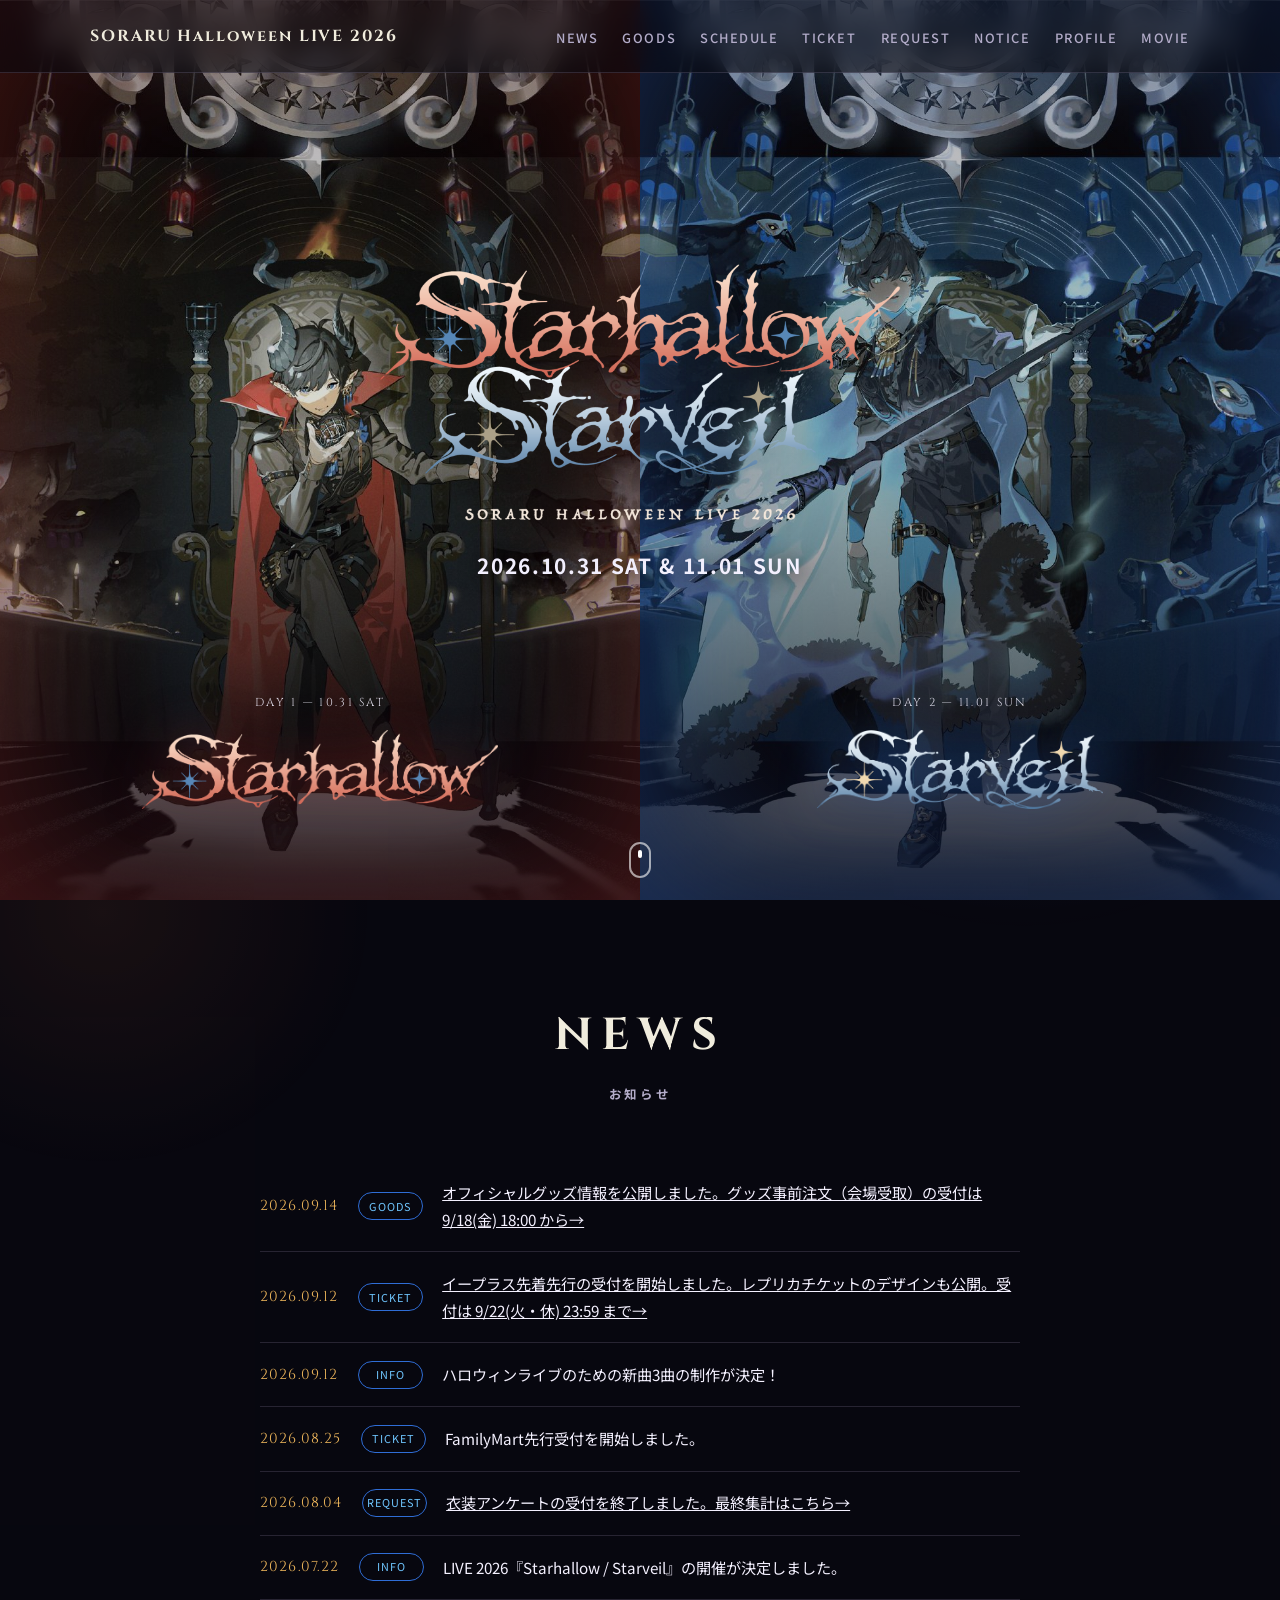
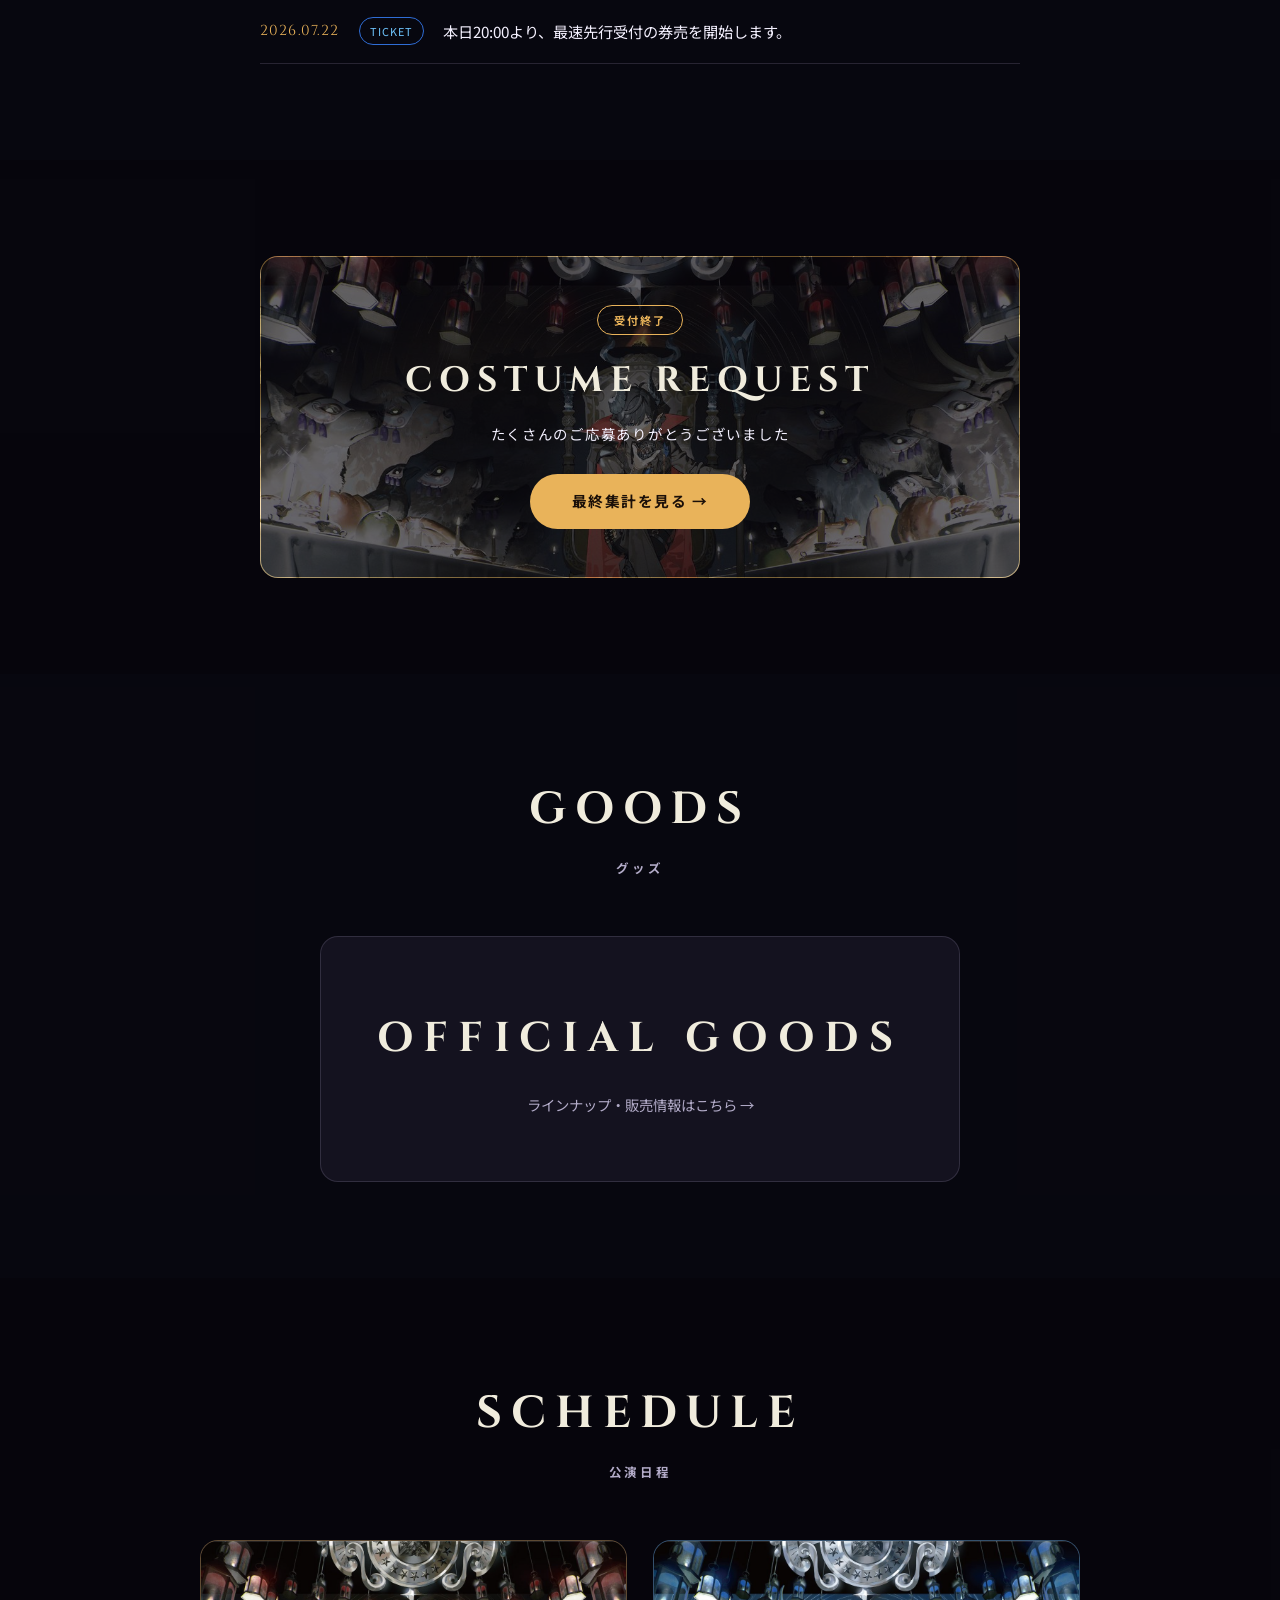
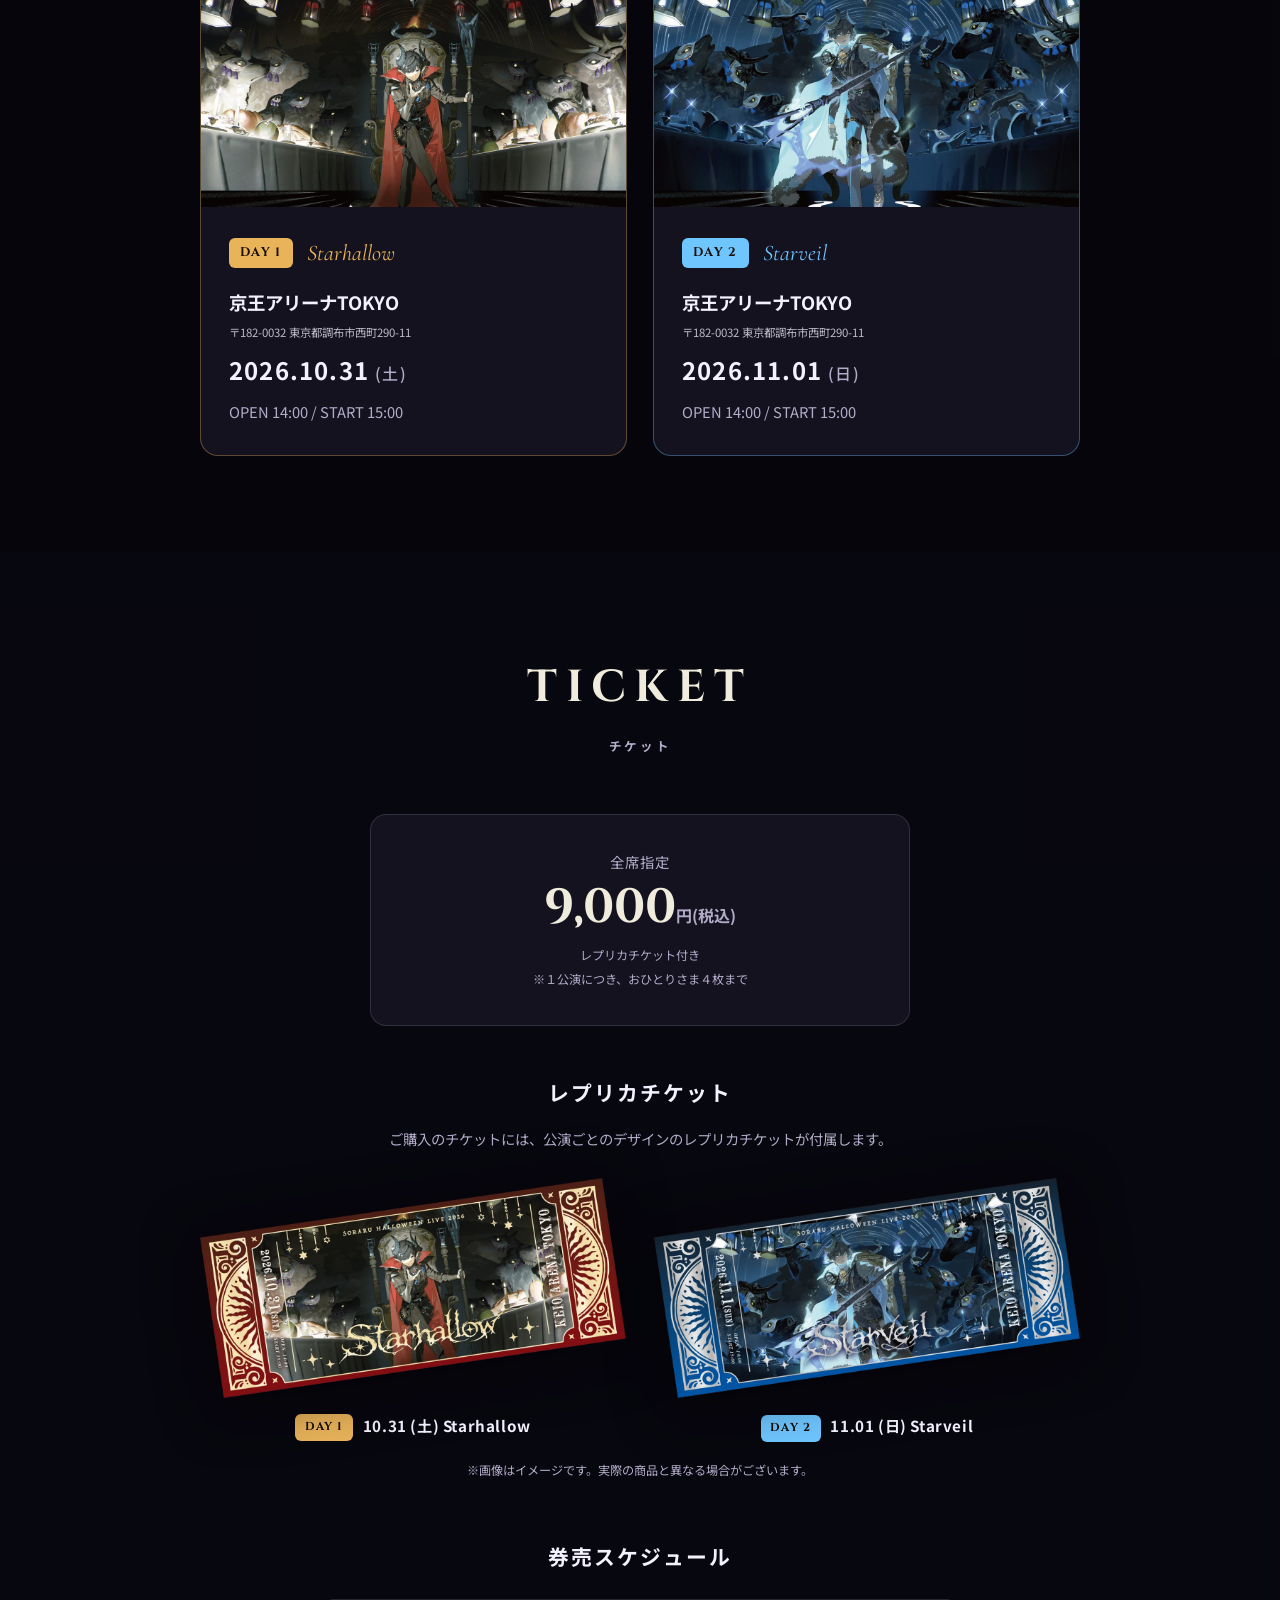
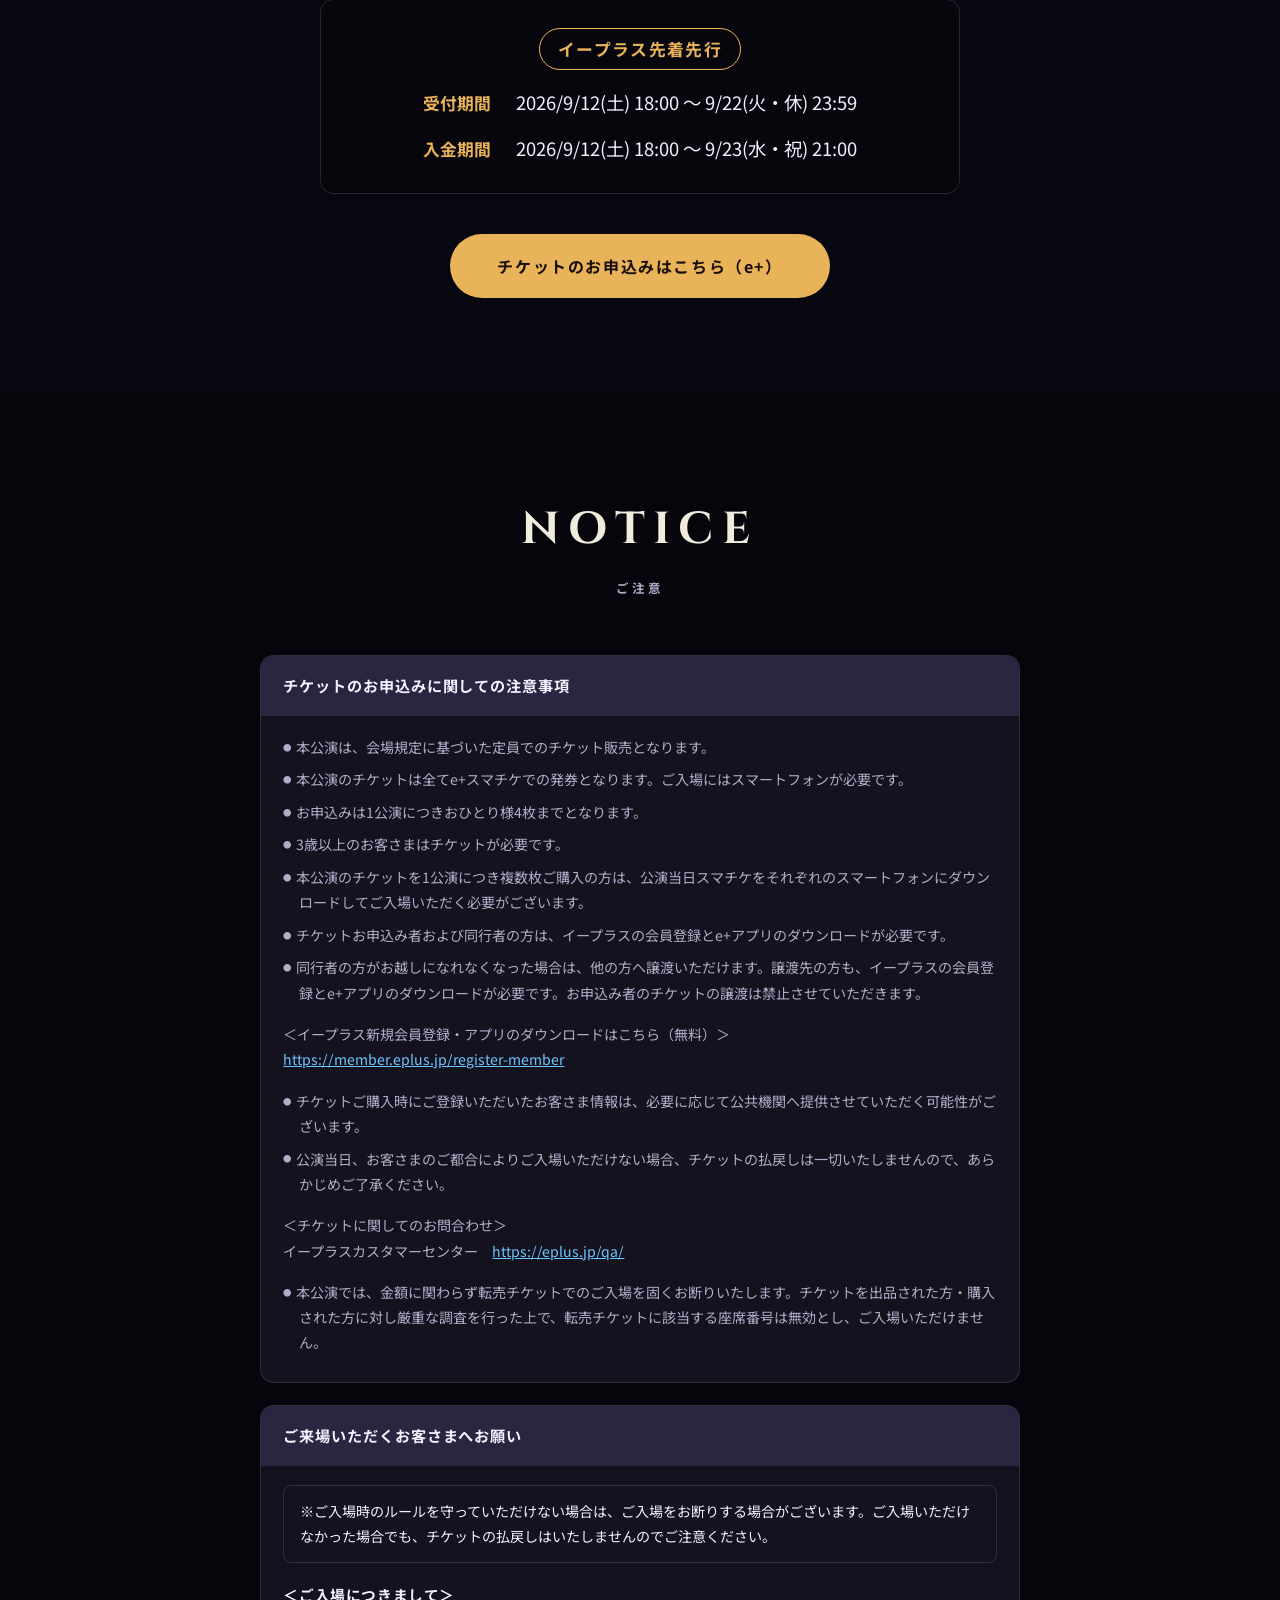
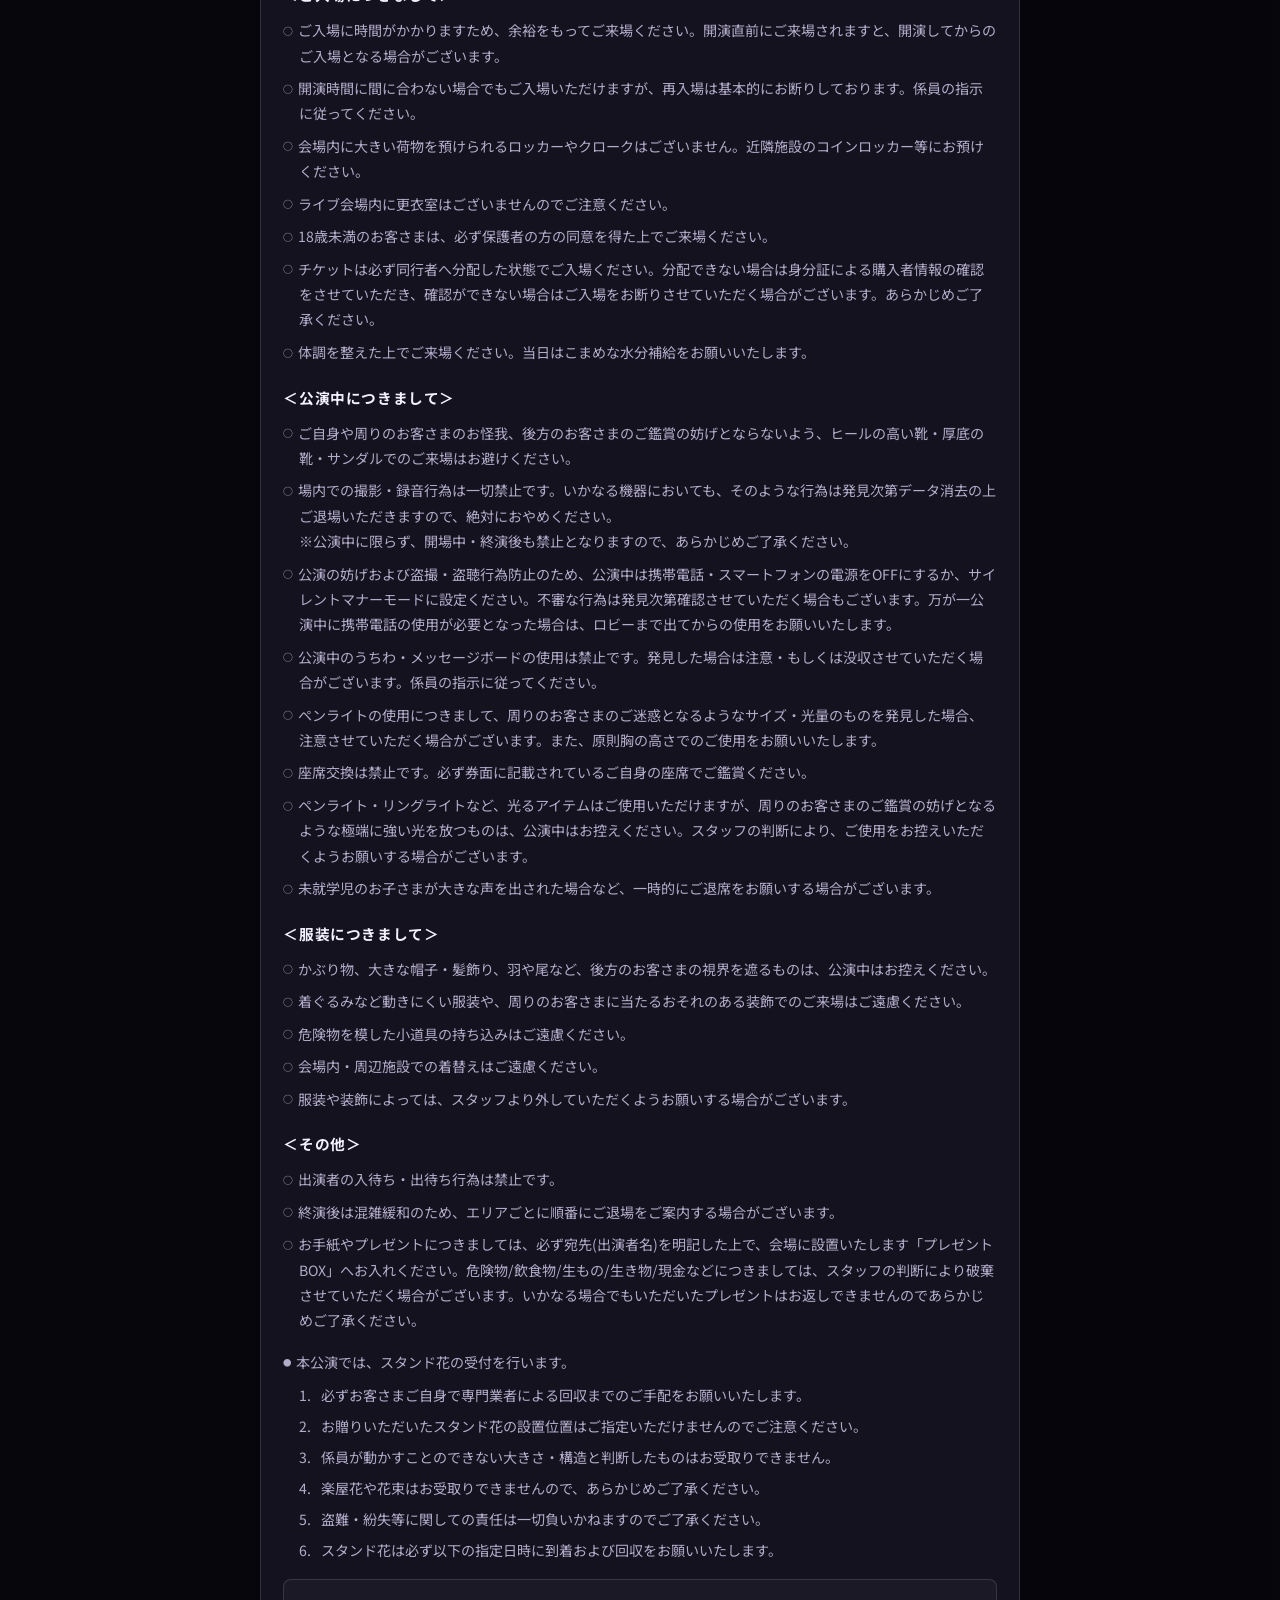
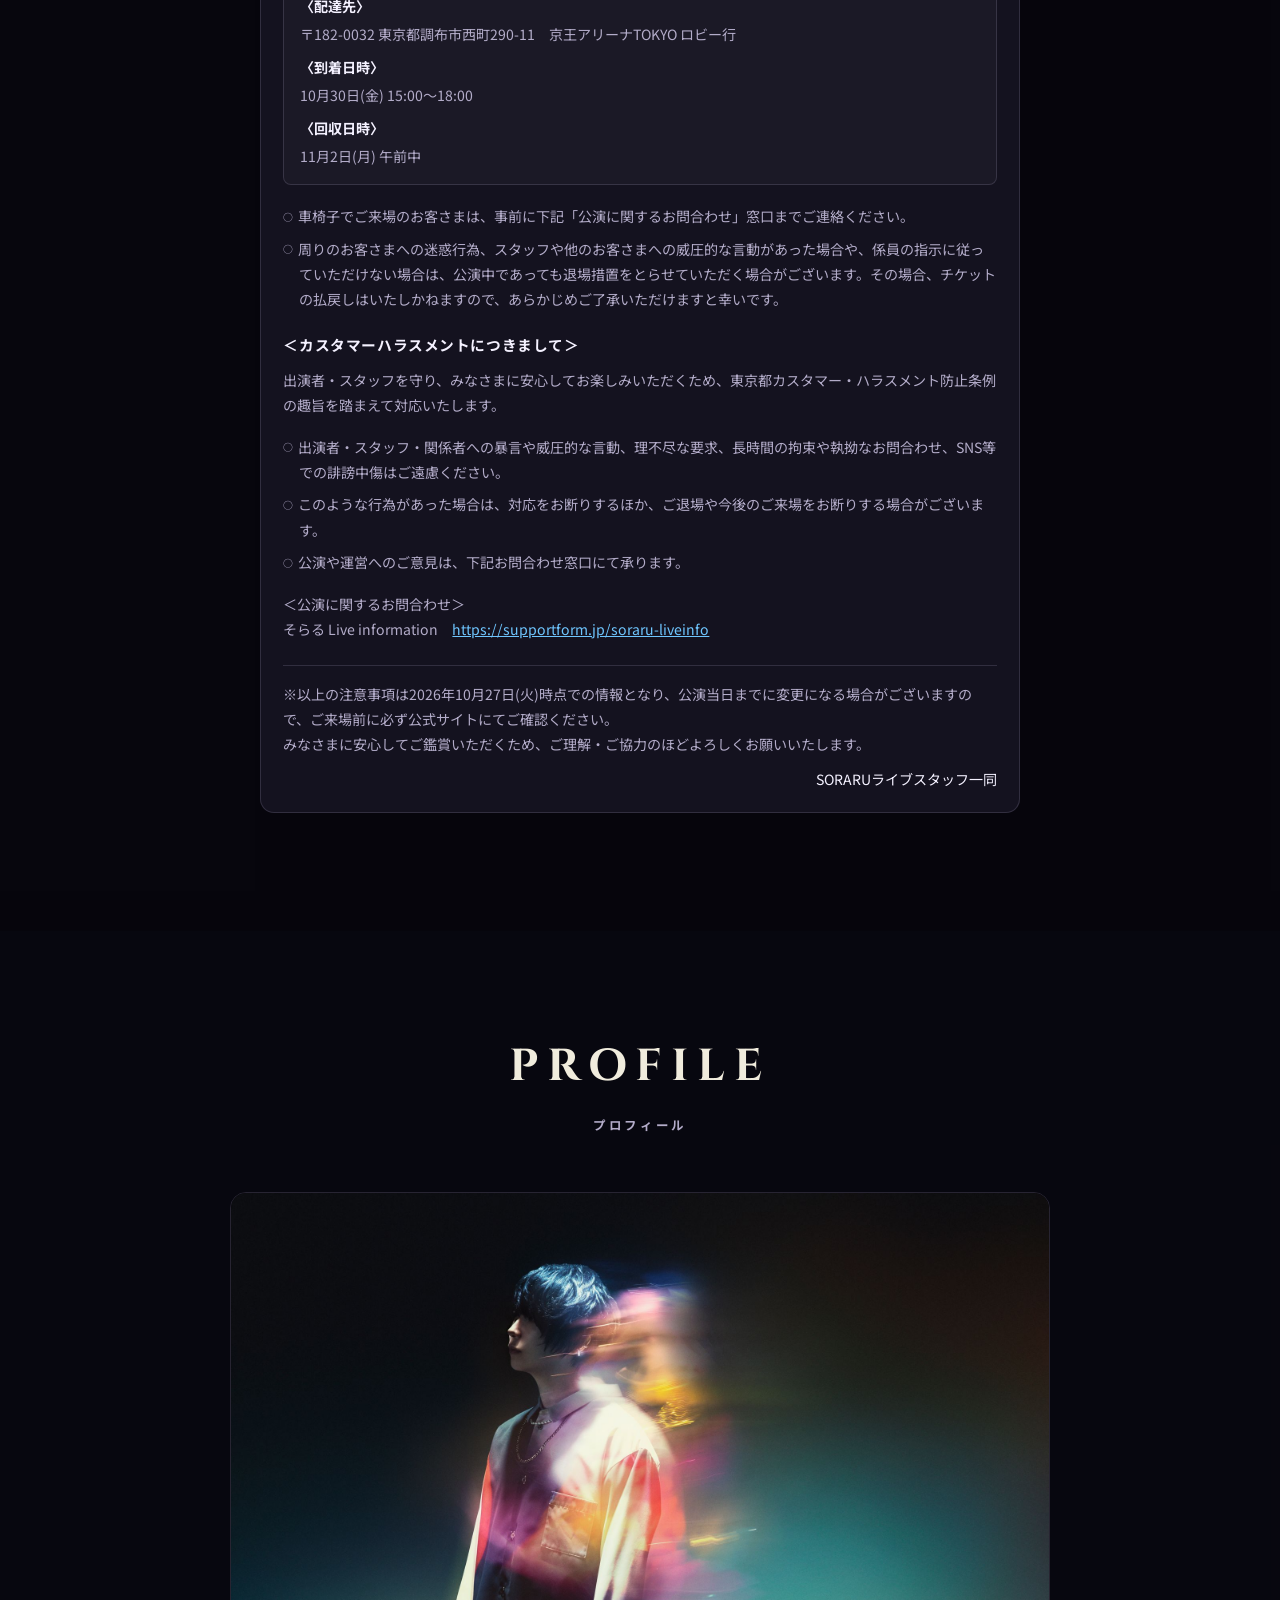
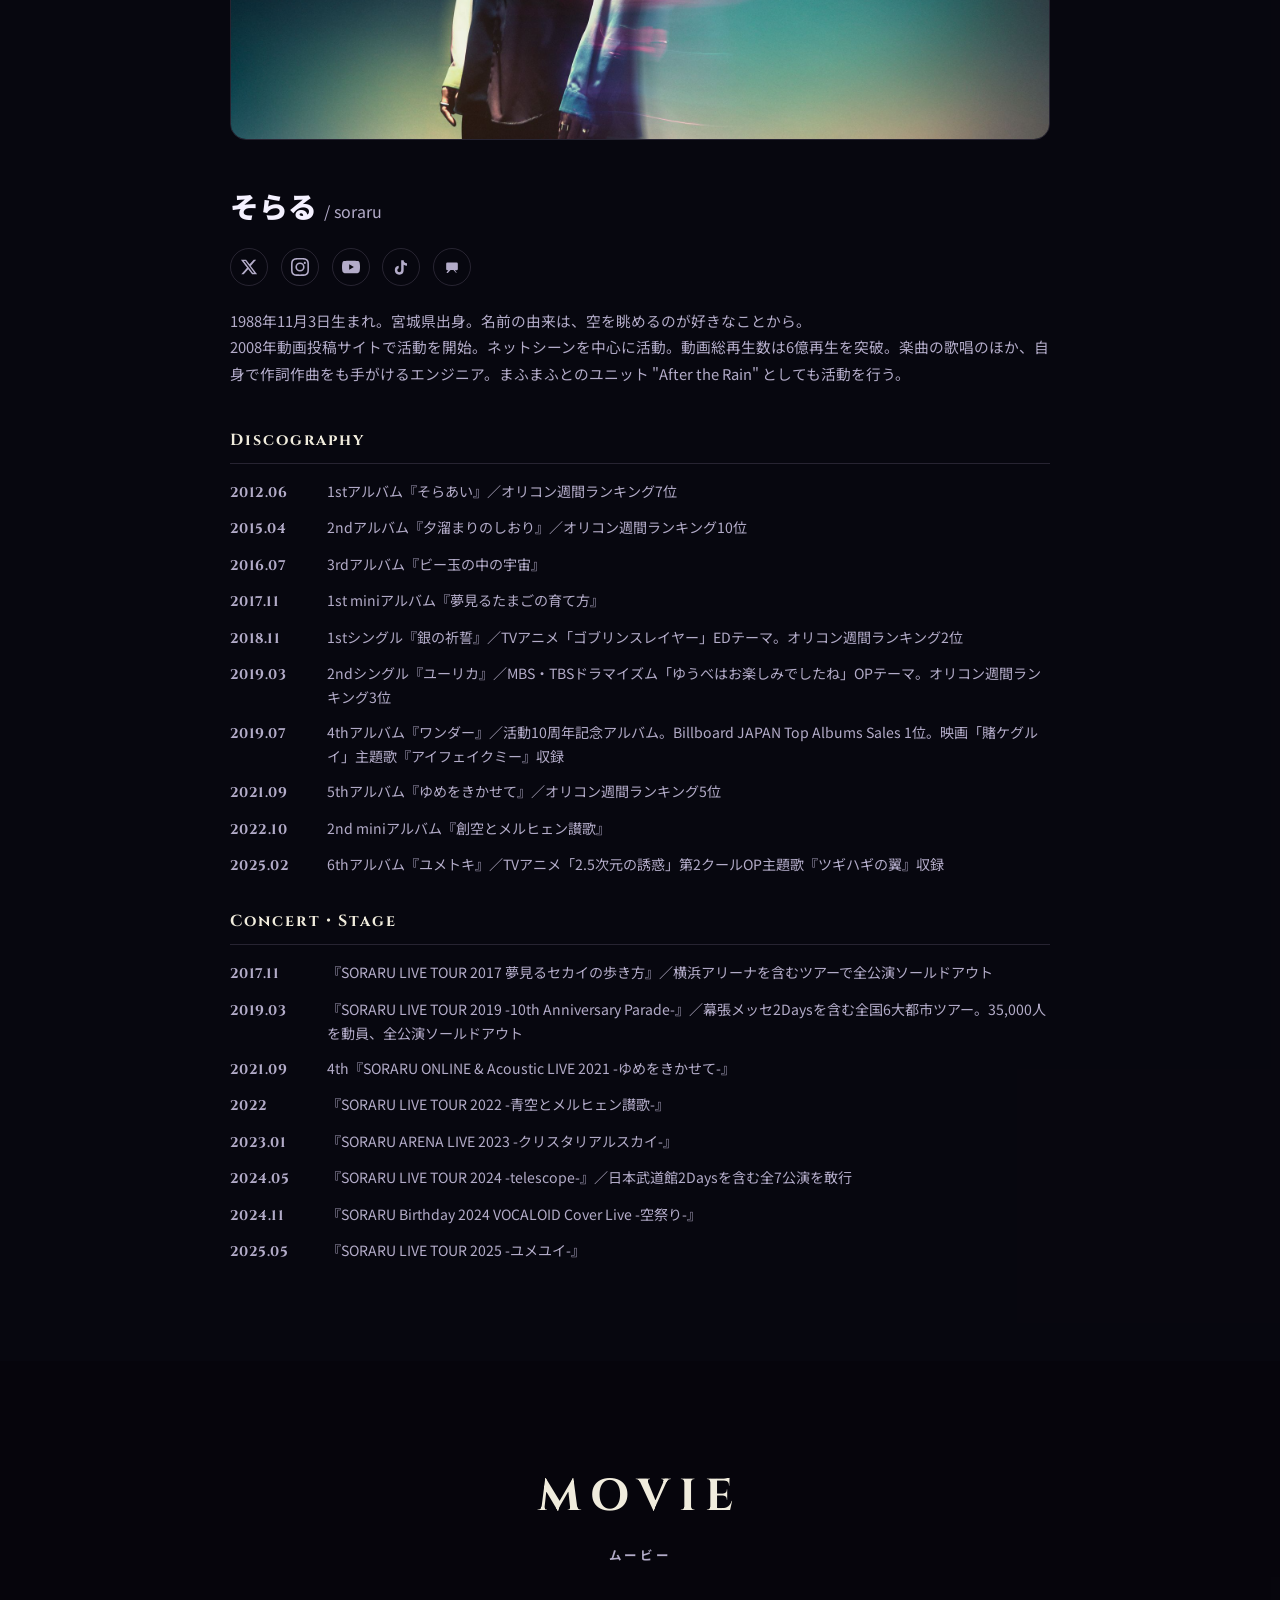
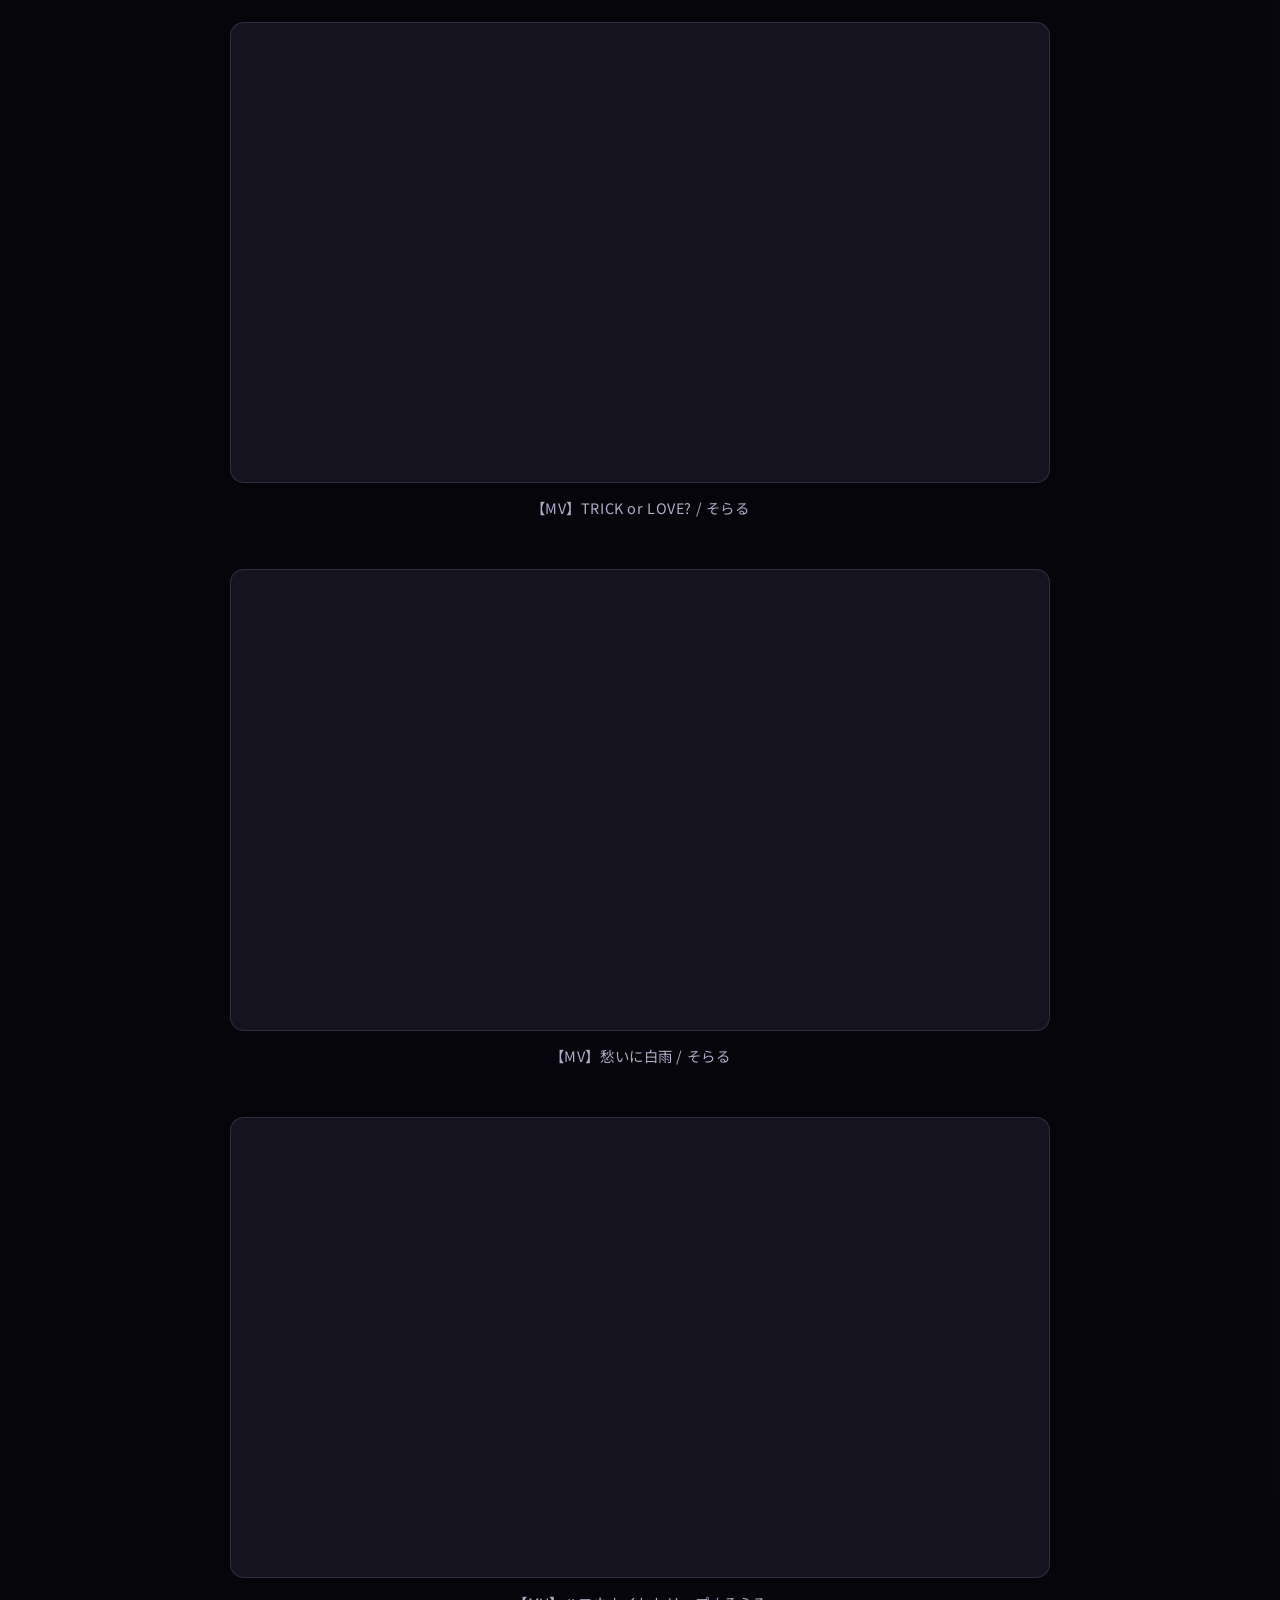
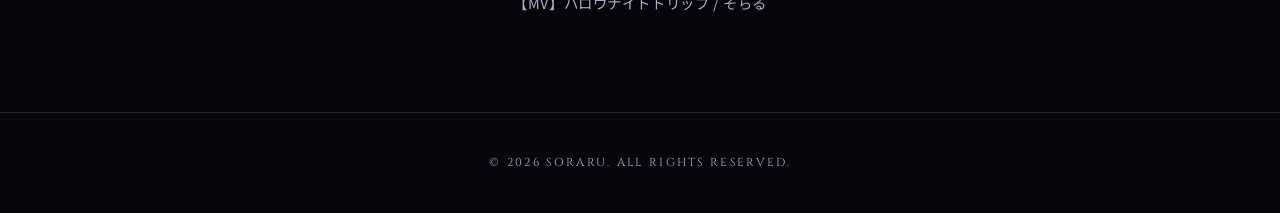
<file: index.html>
<!DOCTYPE html>
<html lang="ja">
<head>
<meta charset="UTF-8">
<meta name="viewport" content="width=device-width, initial-scale=1.0">
<title>SORARU Halloween LIVE 2026〜Starhallow〜｜そらる</title>
<meta name="description" content="そらる ライブ2026『Starhallow / Starveil』特設サイト。ハロウィンの起源 サウィン祭をベースにした2DAYS。京王アリーナTOKYOにて2026年10月31日・11月1日開催。">
<meta property="og:title" content="SORARU Halloween LIVE 2026〜Starhallow〜">
<meta property="og:description" content="ハロウィンの起源 サウィン祭をベースにした2DAYS LIVE">
<meta property="og:type" content="website">
<meta property="og:image" content="https://soraruru.jp/HalloweenLive2026/assets/og.jpg">
<meta property="og:image:width" content="1200">
<meta property="og:image:height" content="630">
<meta name="twitter:card" content="summary_large_image">
<meta name="twitter:title" content="SORARU Halloween LIVE 2026〜Starhallow〜">
<meta name="twitter:description" content="ハロウィンの起源 サウィン祭をベースにした2DAYS LIVE">
<meta name="twitter:image" content="https://soraruru.jp/HalloweenLive2026/assets/og.jpg">
<link rel="preconnect" href="https://fonts.googleapis.com">
<link rel="preconnect" href="https://fonts.gstatic.com" crossorigin>
<link href="https://fonts.googleapis.com/css2?family=Cinzel:wght@500;700&family=Cormorant+Garamond:ital,wght@0,500;1,500&family=Noto+Sans+JP:wght@400;500;700;900&display=swap" rel="stylesheet">
<link rel="stylesheet" href="css/style.css?v=20260914b">
<script src="js/gate.js"></script>
</head>
<body>

<!-- ===== Background star trail (canvas) ===== -->
<canvas id="starfield" class="starfield" aria-hidden="true"></canvas>

<!-- ===== Header ===== -->
<header class="header" id="header">
  <div class="header__inner">
    <a href="#hero" class="header__logo">SORARU Halloween LIVE 2026</a>
    <button class="header__toggle" id="navToggle" aria-label="メニューを開く">
      <span></span><span></span><span></span>
    </button>
    <nav class="nav" id="nav">
      <ul class="nav__list">
        <li><a href="#news" class="nav__link">NEWS</a></li>
        <li><a href="goods/" class="nav__link">GOODS</a></li>
        <li><a href="#schedule" class="nav__link">SCHEDULE</a></li>
        <li><a href="#ticket" class="nav__link">TICKET</a></li>
        <li><a href="survey/" class="nav__link">REQUEST</a></li>
        <li><a href="#notice" class="nav__link">NOTICE</a></li>
        <li><a href="#profile" class="nav__link">PROFILE</a></li>
        <li><a href="#movie" class="nav__link">MOVIE</a></li>
      </ul>
    </nav>
  </div>
</header>

<!-- ===== Hero (2公演 対比) ===== -->
<section class="hero" id="hero">
  <div class="hero__split">

    <!-- DAY1 Starhallow -->
    <a href="#schedule" class="hero__panel hero__panel--day1" style="background-image:url('assets/kv/kvday1_lg.jpg')">
      <div class="hero__panel-veil"></div>
      <div class="hero__panel-content">
        <span class="hero__panel-day">DAY 1 — 10.31 SAT</span>
        <h2 class="hero__panel-title"><img src="assets/kv/hero_logo_day1.png" alt="Starhallow" class="hero__panel-logo"></h2>
      </div>
    </a>

    <!-- DAY2 Starveil -->
    <a href="#schedule" class="hero__panel hero__panel--day2" style="background-image:url('assets/kv/kvday2_lg.jpg')">
      <div class="hero__panel-veil"></div>
      <div class="hero__panel-content">
        <span class="hero__panel-day">DAY 2 — 11.01 SUN</span>
        <h2 class="hero__panel-title"><img src="assets/kv/hero_logo_day2.png" alt="Starveil" class="hero__panel-logo"></h2>
      </div>
    </a>

  </div>

  <!-- 中央ロゴ -->
  <div class="hero__center">
    <h1 class="hero__title"><img src="assets/kv/logo_main.png" alt="SORARU Halloween LIVE 2026 Starhallow / Starveil" class="hero__logo"></h1>
    <p class="hero__date">2026.10.31 SAT &amp; 11.01 SUN</p>
  </div>

  <a href="#news" class="hero__scroll" aria-label="下へスクロール"><span></span></a>
</section>

<!-- ===== News ===== -->
<section class="section news" id="news">
  <div class="container">
    <h2 class="section__title"><span class="en">NEWS</span><span class="jp">お知らせ</span></h2>
    <ul class="news__list">
      <li class="news__item">
        <time class="news__date">2026.09.14</time>
        <span class="news__tag">GOODS</span>
        <p class="news__text"><a href="goods/" style="text-decoration:underline;">オフィシャルグッズ情報を公開しました。グッズ事前注文（会場受取）の受付は 9/18(金) 18:00 から→</a></p>
      </li>
      <li class="news__item">
        <time class="news__date">2026.09.12</time>
        <span class="news__tag">TICKET</span>
        <p class="news__text"><a href="https://eplus.jp/soraru_halloween2026/" target="_blank" rel="noopener noreferrer" style="text-decoration:underline;">イープラス先着先行の受付を開始しました。レプリカチケットのデザインも公開。受付は 9/22(火・休) 23:59 まで→</a></p>
      </li>
      <li class="news__item">
        <time class="news__date">2026.09.12</time>
        <span class="news__tag">INFO</span>
        <p class="news__text">ハロウィンライブのための新曲3曲の制作が決定！</p>
      </li>
      <li class="news__item" data-fm-show style="display:none">
        <time class="news__date">2026.08.25</time>
        <span class="news__tag">TICKET</span>
        <p class="news__text">FamilyMart先行受付を開始しました。</p>
      </li>
      <li class="news__item">
        <time class="news__date">2026.08.04</time>
        <span class="news__tag">REQUEST</span>
        <p class="news__text"><a href="survey/report/" style="text-decoration:underline;">衣装アンケートの受付を終了しました。最終集計はこちら→</a></p>
      </li>
      <li class="news__item">
        <time class="news__date">2026.07.22</time>
        <span class="news__tag">INFO</span>
        <p class="news__text">LIVE 2026『Starhallow / Starveil』の開催が決定しました。</p>
      </li>
      <li class="news__item">
        <time class="news__date">2026.07.22</time>
        <span class="news__tag">TICKET</span>
        <p class="news__text">本日20:00より、最速先行受付の券売を開始します。</p>
      </li>
    </ul>
  </div>
</section>

<!-- ===== Survey banner ===== -->
<section class="section survey-banner" id="survey-banner">
  <div class="container">
    <a href="survey/report/" class="survey-banner__box">
      <span class="survey-banner__label">受付終了</span>
      <span class="survey-banner__en">COSTUME REQUEST</span>
      <span class="survey-banner__jp">たくさんのご応募ありがとうございました</span>
      <span class="survey-banner__btn">最終集計を見る →</span>
    </a>
  </div>
</section>

<!-- ===== Goods ===== -->
<section class="section goods" id="goods">
  <div class="container">
    <h2 class="section__title"><span class="en">GOODS</span><span class="jp">グッズ</span></h2>
    <a href="goods/" class="goods__soon goods__link">
      <p class="goods__soon-en">OFFICIAL GOODS</p>
      <p class="goods__soon-jp">ラインナップ・販売情報はこちら →</p>
    </a>
  </div>
</section>

<!-- ===== Schedule (2公演) ===== -->
<section class="section schedule" id="schedule">
  <div class="container">
    <h2 class="section__title"><span class="en">SCHEDULE</span><span class="jp">公演日程</span></h2>

    <div class="schedule__list">
      <article class="schedule__card schedule__card--day1">
        <div class="schedule__kv" style="background-image:url('assets/kv/kvday1_md.jpg')"></div>
        <div class="schedule__body">
          <div class="schedule__head">
            <span class="schedule__day">DAY 1</span>
            <span class="schedule__concept">Starhallow</span>
          </div>
          <h3 class="schedule__venue">京王アリーナTOKYO<small style="display:block;font-size:.62em;font-weight:400;opacity:.75;margin-top:.3em;">〒182-0032 東京都調布市西町290-11</small></h3>
          <p class="schedule__date">2026.10.31 <span>(土)</span></p>
          <p class="schedule__time">OPEN 14:00 / START 15:00</p>
        </div>
      </article>

      <article class="schedule__card schedule__card--day2">
        <div class="schedule__kv" style="background-image:url('assets/kv/kvday2_md.jpg')"></div>
        <div class="schedule__body">
          <div class="schedule__head">
            <span class="schedule__day">DAY 2</span>
            <span class="schedule__concept">Starveil</span>
          </div>
          <h3 class="schedule__venue">京王アリーナTOKYO<small style="display:block;font-size:.62em;font-weight:400;opacity:.75;margin-top:.3em;">〒182-0032 東京都調布市西町290-11</small></h3>
          <p class="schedule__date">2026.11.01 <span>(日)</span></p>
          <p class="schedule__time">OPEN 14:00 / START 15:00</p>
        </div>
      </article>
    </div>
  </div>
</section>

<!-- ===== Ticket ===== -->
<section class="section ticket" id="ticket">
  <div class="container">
    <h2 class="section__title"><span class="en">TICKET</span><span class="jp">チケット</span></h2>

    <div>
      <div class="ticket__price">
        <span class="ticket__price-label">全席指定</span>
        <span class="ticket__price-value">9,000<small>円(税込)</small></span>
        <span class="ticket__price-note">レプリカチケット付き</span>
        <span class="ticket__price-note">※１公演につき、おひとりさま４枚まで</span>
      </div>

      <div class="ticket__replica">
        <h3 class="ticket__sub">レプリカチケット</h3>
        <p class="ticket__replica-lead">ご購入のチケットには、公演ごとのデザインのレプリカチケットが付属します。</p>
        <div class="ticket__replica-grid">
          <figure class="ticket__replica-item">
            <img src="assets/ticket/replica_day1.webp" alt="レプリカチケット DAY1 Starhallow" loading="lazy">
            <figcaption><span class="ticket__replica-day ticket__replica-day--d1">DAY 1</span>10.31 (土) Starhallow</figcaption>
          </figure>
          <figure class="ticket__replica-item">
            <img src="assets/ticket/replica_day2.webp" alt="レプリカチケット DAY2 Starveil" loading="lazy">
            <figcaption><span class="ticket__replica-day ticket__replica-day--d2">DAY 2</span>11.01 (日) Starveil</figcaption>
          </figure>
        </div>
        <p class="ticket__replica-note">※画像はイメージです。実際の商品と異なる場合がございます。</p>
      </div>

      <div class="ticket__schedule">
        <h3 class="ticket__sub">券売スケジュール</h3>

        <div class="ticket__phase">
          <h4 class="ticket__phase-title">イープラス先着先行</h4>
          <dl class="ticket__dl">
            <dt>受付期間</dt>
            <dd>2026/9/12(土) 18:00 〜 9/22(火・休) 23:59</dd>
            <dt>入金期間</dt>
            <dd>2026/9/12(土) 18:00 〜 9/23(水・祝) 21:00</dd>
          </dl>
        </div>

        <!-- 終了した受付（記録用）
        <div class="ticket__phase">
          <h4 class="ticket__phase-title">最速先行受付</h4>
          <dl class="ticket__dl">
            <dt>受付期間</dt>
            <dd>2026/7/22(水) 20:00 〜 8/3(月) 23:59</dd>
            <dt>当選発表・入金期限</dt>
            <dd>2026/8/8(土) 15:00 〜 8/14(金) 21:00</dd>
          </dl>
        </div>
        <div class="ticket__phase">
          <h4 class="ticket__phase-title">FamilyMart先行受付</h4>
          <dl class="ticket__dl">
            <dt>受付期間</dt>
            <dd>2026/8/25(火) 18:00 〜 8/31(月) 23:59</dd>
            <dt>当落・入金期間</dt>
            <dd>2026/9/5(土) 15:00 〜 9/9(水) 21:00</dd>
          </dl>
        </div>
        -->
      </div>

      <a href="https://eplus.jp/soraru_halloween2026/" target="_blank" rel="noopener noreferrer" class="ticket__btn">チケットのお申込みはこちら（e+）</a>
    </div>
  </div>
</section>

<!-- ===== Notice ===== -->
<section class="section notice" id="notice">
  <div class="container">
    <h2 class="section__title"><span class="en">NOTICE</span><span class="jp">ご注意</span></h2>
    <div class="notice__box">
      <h3 class="notice__title">チケットのお申込みに関しての注意事項</h3>
      <div class="notice__text">
        <ul class="notice__list">
          <li>本公演は、会場規定に基づいた定員でのチケット販売となります。</li>
          <li>本公演のチケットは全てe+スマチケでの発券となります。ご入場にはスマートフォンが必要です。</li>
          <li>お申込みは1公演につきおひとり様4枚までとなります。</li>
          <li>3歳以上のお客さまはチケットが必要です。</li>
          <li>本公演のチケットを1公演につき複数枚ご購入の方は、公演当日スマチケをそれぞれのスマートフォンにダウンロードしてご入場いただく必要がございます。</li>
          <li>チケットお申込み者および同行者の方は、イープラスの会員登録とe+アプリのダウンロードが必要です。</li>
          <li>同行者の方がお越しになれなくなった場合は、他の方へ譲渡いただけます。譲渡先の方も、イープラスの会員登録とe+アプリのダウンロードが必要です。お申込み者のチケットの譲渡は禁止させていただきます。</li>
        </ul>
        <p class="notice__sub">＜イープラス新規会員登録・アプリのダウンロードはこちら（無料）＞<br>
        <a href="https://member.eplus.jp/register-member" target="_blank" rel="noopener noreferrer" class="notice__link">https://member.eplus.jp/register-member</a></p>
        <ul class="notice__list">
          <li>チケットご購入時にご登録いただいたお客さま情報は、必要に応じて公共機関へ提供させていただく可能性がございます。</li>
          <li>公演当日、お客さまのご都合によりご入場いただけない場合、チケットの払戻しは一切いたしませんので、あらかじめご了承ください。</li>
        </ul>
        <p class="notice__sub">＜チケットに関してのお問合わせ＞<br>
        イープラスカスタマーセンター　<a href="https://eplus.jp/qa/" target="_blank" rel="noopener noreferrer" class="notice__link">https://eplus.jp/qa/</a></p>
        <ul class="notice__list">
          <li>本公演では、金額に関わらず転売チケットでのご入場を固くお断りいたします。チケットを出品された方・購入された方に対し厳重な調査を行った上で、転売チケットに該当する座席番号は無効とし、ご入場いただけません。</li>
        </ul>
      </div>
    </div>

    <div class="notice__box">
      <h3 class="notice__title">ご来場いただくお客さまへお願い</h3>
      <div class="notice__text">
        <p class="notice__caution">※ご入場時のルールを守っていただけない場合は、ご入場をお断りする場合がございます。ご入場いただけなかった場合でも、チケットの払戻しはいたしませんのでご注意ください。</p>

        <h4 class="notice__heading">＜ご入場につきまして＞</h4>
        <ul class="notice__list notice__list--circle">
          <li>ご入場に時間がかかりますため、余裕をもってご来場ください。開演直前にご来場されますと、開演してからのご入場となる場合がございます。</li>
          <li>開演時間に間に合わない場合でもご入場いただけますが、再入場は基本的にお断りしております。係員の指示に従ってください。</li>
          <li>会場内に大きい荷物を預けられるロッカーやクロークはございません。近隣施設のコインロッカー等にお預けください。</li>
          <li>ライブ会場内に更衣室はございませんのでご注意ください。</li>
          <li>18歳未満のお客さまは、必ず保護者の方の同意を得た上でご来場ください。</li>
          <li>チケットは必ず同行者へ分配した状態でご入場ください。分配できない場合は身分証による購入者情報の確認をさせていただき、確認ができない場合はご入場をお断りさせていただく場合がございます。あらかじめご了承ください。</li>
          <li>体調を整えた上でご来場ください。当日はこまめな水分補給をお願いいたします。</li>
        </ul>

        <h4 class="notice__heading">＜公演中につきまして＞</h4>
        <ul class="notice__list notice__list--circle">
          <li>ご自身や周りのお客さまのお怪我、後方のお客さまのご鑑賞の妨げとならないよう、ヒールの高い靴・厚底の靴・サンダルでのご来場はお避けください。</li>
          <li>場内での撮影・録音行為は一切禁止です。いかなる機器においても、そのような行為は発見次第データ消去の上ご退場いただきますので、絶対におやめください。<br>※公演中に限らず、開場中・終演後も禁止となりますので、あらかじめご了承ください。</li>
          <li>公演の妨げおよび盗撮・盗聴行為防止のため、公演中は携帯電話・スマートフォンの電源をOFFにするか、サイレントマナーモードに設定ください。不審な行為は発見次第確認させていただく場合もございます。万が一公演中に携帯電話の使用が必要となった場合は、ロビーまで出てからの使用をお願いいたします。</li>
          <li>公演中のうちわ・メッセージボードの使用は禁止です。発見した場合は注意・もしくは没収させていただく場合がございます。係員の指示に従ってください。</li>
          <li>ペンライトの使用につきまして、周りのお客さまのご迷惑となるようなサイズ・光量のものを発見した場合、注意させていただく場合がございます。また、原則胸の高さでのご使用をお願いいたします。</li>
          <li>座席交換は禁止です。必ず券面に記載されているご自身の座席でご鑑賞ください。</li>
          <li>ペンライト・リングライトなど、光るアイテムはご使用いただけますが、周りのお客さまのご鑑賞の妨げとなるような極端に強い光を放つものは、公演中はお控えください。スタッフの判断により、ご使用をお控えいただくようお願いする場合がございます。</li>
          <li>未就学児のお子さまが大きな声を出された場合など、一時的にご退席をお願いする場合がございます。</li>
        </ul>

        <h4 class="notice__heading">＜服装につきまして＞</h4>
        <ul class="notice__list notice__list--circle">
          <li>かぶり物、大きな帽子・髪飾り、羽や尾など、後方のお客さまの視界を遮るものは、公演中はお控えください。</li>
          <li>着ぐるみなど動きにくい服装や、周りのお客さまに当たるおそれのある装飾でのご来場はご遠慮ください。</li>
          <li>危険物を模した小道具の持ち込みはご遠慮ください。</li>
          <li>会場内・周辺施設での着替えはご遠慮ください。</li>
          <li>服装や装飾によっては、スタッフより外していただくようお願いする場合がございます。</li>
        </ul>

        <h4 class="notice__heading">＜その他＞</h4>
        <ul class="notice__list notice__list--circle">
          <li>出演者の入待ち・出待ち行為は禁止です。</li>
          <li>終演後は混雑緩和のため、エリアごとに順番にご退場をご案内する場合がございます。</li>
          <li>お手紙やプレゼントにつきましては、必ず宛先(出演者名)を明記した上で、会場に設置いたします「プレゼントBOX」へお入れください。危険物/飲食物/生もの/生き物/現金などにつきましては、スタッフの判断により破棄させていただく場合がございます。いかなる場合でもいただいたプレゼントはお返しできませんのであらかじめご了承ください。</li>
        </ul>

        <ul class="notice__list">
          <li>本公演では、スタンド花の受付を行います。
            <ol class="notice__olist">
              <li>必ずお客さまご自身で専門業者による回収までのご手配をお願いいたします。</li>
              <li>お贈りいただいたスタンド花の設置位置はご指定いただけませんのでご注意ください。</li>
              <li>係員が動かすことのできない大きさ・構造と判断したものはお受取りできません。</li>
              <li>楽屋花や花束はお受取りできませんので、あらかじめご了承ください。</li>
              <li>盗難・紛失等に関しての責任は一切負いかねますのでご了承ください。</li>
              <li>スタンド花は必ず以下の指定日時に到着および回収をお願いいたします。</li>
            </ol>
          </li>
        </ul>
        <dl class="notice__dl">
          <dt>〈配達先〉</dt>
          <dd>〒182-0032 東京都調布市西町290-11　京王アリーナTOKYO ロビー行</dd>
          <dt>〈到着日時〉</dt>
          <dd>10月30日(金) 15:00〜18:00</dd>
          <dt>〈回収日時〉</dt>
          <dd>11月2日(月) 午前中</dd>
        </dl>

        <ul class="notice__list notice__list--circle">
          <li>車椅子でご来場のお客さまは、事前に下記「公演に関するお問合わせ」窓口までご連絡ください。</li>
          <li>周りのお客さまへの迷惑行為、スタッフや他のお客さまへの威圧的な言動があった場合や、係員の指示に従っていただけない場合は、公演中であっても退場措置をとらせていただく場合がございます。その場合、チケットの払戻しはいたしかねますので、あらかじめご了承いただけますと幸いです。</li>
        </ul>

        <h4 class="notice__heading">＜カスタマーハラスメントにつきまして＞</h4>
        <p class="notice__sub">出演者・スタッフを守り、みなさまに安心してお楽しみいただくため、東京都カスタマー・ハラスメント防止条例の趣旨を踏まえて対応いたします。</p>
        <ul class="notice__list notice__list--circle">
          <li>出演者・スタッフ・関係者への暴言や威圧的な言動、理不尽な要求、長時間の拘束や執拗なお問合わせ、SNS等での誹謗中傷はご遠慮ください。</li>
          <li>このような行為があった場合は、対応をお断りするほか、ご退場や今後のご来場をお断りする場合がございます。</li>
          <li>公演や運営へのご意見は、下記お問合わせ窓口にて承ります。</li>
        </ul>

        <p class="notice__sub">＜公演に関するお問合わせ＞<br>
        そらる Live information　<a href="https://supportform.jp/soraru-liveinfo" target="_blank" rel="noopener noreferrer" class="notice__link">https://supportform.jp/soraru-liveinfo</a></p>

        <p class="notice__closing">※以上の注意事項は2026年10月27日(火)時点での情報となり、公演当日までに変更になる場合がございますので、ご来場前に必ず公式サイトにてご確認ください。<br>みなさまに安心してご鑑賞いただくため、ご理解・ご協力のほどよろしくお願いいたします。</p>
        <p class="notice__sign">SORARUライブスタッフ一同</p>
      </div>
    </div>
  </div>
</section>

<!-- ===== Profile ===== -->
<section class="section profile" id="profile">
  <div class="container">
    <h2 class="section__title"><span class="en">PROFILE</span><span class="jp">プロフィール</span></h2>
    <div class="profile__inner">
      <figure class="profile__img">
        <img src="assets/profile/soraru_artist.webp" alt="そらる アーティスト写真" loading="lazy">
      </figure>
      <div class="profile__body">
        <h3 class="profile__name">そらる <span>/ soraru</span></h3>
        <div class="profile__sns">
          <a href="https://x.com/soraruru" target="_blank" rel="noopener noreferrer" aria-label="X (Twitter)">
            <svg viewBox="0 0 24 24" width="18" height="18" fill="currentColor" aria-hidden="true"><path d="M18.244 2.25h3.308l-7.227 8.26 8.502 11.24H16.17l-5.214-6.817L4.99 21.75H1.68l7.73-8.835L1.254 2.25H8.08l4.713 6.231 5.45-6.231Zm-1.161 17.52h1.833L7.084 4.126H5.117L17.083 19.77Z"/></svg>
          </a>
          <a href="https://www.instagram.com/soraru_official/" target="_blank" rel="noopener noreferrer" aria-label="Instagram">
            <svg viewBox="0 0 24 24" width="18" height="18" fill="currentColor" aria-hidden="true"><path d="M12 2.16c3.2 0 3.58.01 4.85.07 1.17.05 1.8.25 2.23.41.56.22.96.48 1.38.9.42.42.68.82.9 1.38.16.42.36 1.06.41 2.23.06 1.27.07 1.65.07 4.85s-.01 3.58-.07 4.85c-.05 1.17-.25 1.8-.41 2.23-.22.56-.48.96-.9 1.38-.42.42-.82.68-1.38.9-.42.16-1.06.36-2.23.41-1.27.06-1.65.07-4.85.07s-3.58-.01-4.85-.07c-1.17-.05-1.8-.25-2.23-.41a3.72 3.72 0 0 1-1.38-.9 3.72 3.72 0 0 1-.9-1.38c-.16-.42-.36-1.06-.41-2.23C2.17 15.58 2.16 15.2 2.16 12s.01-3.58.07-4.85c.05-1.17.25-1.8.41-2.23.22-.56.48-.96.9-1.38.42-.42.82-.68 1.38-.9.42-.16 1.06-.36 2.23-.41C8.42 2.17 8.8 2.16 12 2.16ZM12 0C8.74 0 8.33.01 7.05.07 5.78.13 4.9.33 4.14.63c-.79.3-1.46.72-2.12 1.38C1.35 2.68.93 3.35.63 4.14.33 4.9.13 5.78.07 7.05.01 8.33 0 8.74 0 12s.01 3.67.07 4.95c.06 1.27.26 2.15.56 2.91.3.79.72 1.46 1.38 2.12.66.66 1.33 1.08 2.12 1.38.76.3 1.64.5 2.91.56C8.33 23.99 8.74 24 12 24s3.67-.01 4.95-.07c1.27-.06 2.15-.26 2.91-.56a5.88 5.88 0 0 0 2.12-1.38c.66-.66 1.08-1.33 1.38-2.12.3-.76.5-1.64.56-2.91.06-1.28.07-1.69.07-4.95s-.01-3.67-.07-4.95c-.06-1.27-.26-2.15-.56-2.91a5.88 5.88 0 0 0-1.38-2.12A5.88 5.88 0 0 0 19.86.63c-.76-.3-1.64-.5-2.91-.56C15.67.01 15.26 0 12 0Zm0 5.84A6.16 6.16 0 1 0 18.16 12 6.16 6.16 0 0 0 12 5.84ZM12 16a4 4 0 1 1 4-4 4 4 0 0 1-4 4Zm6.4-10.85a1.44 1.44 0 1 0 1.44 1.44 1.44 1.44 0 0 0-1.44-1.44Z"/></svg>
          </a>
          <a href="https://www.youtube.com/@soraruYT" target="_blank" rel="noopener noreferrer" aria-label="YouTube">
            <svg viewBox="0 0 24 24" width="18" height="18" fill="currentColor" aria-hidden="true"><path d="M23.5 6.2a3.02 3.02 0 0 0-2.12-2.14C19.5 3.55 12 3.55 12 3.55s-7.5 0-9.38.51A3.02 3.02 0 0 0 .5 6.2 31.6 31.6 0 0 0 0 12a31.6 31.6 0 0 0 .5 5.8 3.02 3.02 0 0 0 2.12 2.14c1.88.51 9.38.51 9.38.51s7.5 0 9.38-.51a3.02 3.02 0 0 0 2.12-2.14A31.6 31.6 0 0 0 24 12a31.6 31.6 0 0 0-.5-5.8ZM9.6 15.57V8.43L15.82 12Z"/></svg>
          </a>
          <a href="https://www.tiktok.com/@soraruru" target="_blank" rel="noopener noreferrer" aria-label="TikTok">
            <svg viewBox="0 0 24 24" width="18" height="18" fill="currentColor" aria-hidden="true"><path d="M16.6 5.82a4.28 4.28 0 0 1-1.05-2.82h-3.3v13.4a2.59 2.59 0 0 1-2.59 2.5 2.6 2.6 0 0 1-.74-5.08v-3.4a5.9 5.9 0 1 0 6.64 5.85V8.99a7.62 7.62 0 0 0 4.45 1.42V7.1a4.28 4.28 0 0 1-3.41-1.28Z"/></svg>
          </a>
          <a href="https://www.nicovideo.jp/user/1796335/mylist/7359936" target="_blank" rel="noopener noreferrer" aria-label="niconico">
            <svg viewBox="0 0 24 24" width="20" height="20" fill="currentColor" aria-hidden="true"><path d="M6.5 6.5h11A1.5 1.5 0 0 1 19 8v6.5a1.5 1.5 0 0 1-1.5 1.5h-2.1l1.9 2.3a.6.6 0 0 1-.46 1H17l-3-3.3-.3-.3H10.3l-.3.3-3 3.3h-.83a.6.6 0 0 1-.46-1l1.9-2.3H6.5A1.5 1.5 0 0 1 5 14.5V8a1.5 1.5 0 0 1 1.5-1.5Z"/></svg>
          </a>
        </div>
        <p class="profile__text">
          1988年11月3日生まれ。宮城県出身。名前の由来は、空を眺めるのが好きなことから。<br>
          2008年動画投稿サイトで活動を開始。ネットシーンを中心に活動。動画総再生数は6億再生を突破。楽曲の歌唱のほか、自身で作詞作曲をも手がけるエンジニア。まふまふとのユニット "After the Rain" としても活動を行う。
        </p>

        <div class="profile__disco">
          <h4 class="profile__disco-title">Discography</h4>
          <dl class="profile__disco-list">
            <dt>2012.06</dt><dd>1stアルバム『そらあい』／オリコン週間ランキング7位</dd>
            <dt>2015.04</dt><dd>2ndアルバム『夕溜まりのしおり』／オリコン週間ランキング10位</dd>
            <dt>2016.07</dt><dd>3rdアルバム『ビー玉の中の宇宙』</dd>
            <dt>2017.11</dt><dd>1st miniアルバム『夢見るたまごの育て方』</dd>
            <dt>2018.11</dt><dd>1stシングル『銀の祈誓』／TVアニメ「ゴブリンスレイヤー」EDテーマ。オリコン週間ランキング2位</dd>
            <dt>2019.03</dt><dd>2ndシングル『ユーリカ』／MBS・TBSドラマイズム「ゆうべはお楽しみでしたね」OPテーマ。オリコン週間ランキング3位</dd>
            <dt>2019.07</dt><dd>4thアルバム『ワンダー』／活動10周年記念アルバム。Billboard JAPAN Top Albums Sales 1位。映画「賭ケグルイ」主題歌『アイフェイクミー』収録</dd>
            <dt>2021.09</dt><dd>5thアルバム『ゆめをきかせて』／オリコン週間ランキング5位</dd>
            <dt>2022.10</dt><dd>2nd miniアルバム『創空とメルヒェン讃歌』</dd>
            <dt>2025.02</dt><dd>6thアルバム『ユメトキ』／TVアニメ「2.5次元の誘惑」第2クールOP主題歌『ツギハギの翼』収録</dd>
          </dl>

          <h4 class="profile__disco-title">Concert・Stage</h4>
          <dl class="profile__disco-list">
            <dt>2017.11</dt><dd>『SORARU LIVE TOUR 2017 夢見るセカイの歩き方』／横浜アリーナを含むツアーで全公演ソールドアウト</dd>
            <dt>2019.03</dt><dd>『SORARU LIVE TOUR 2019 -10th Anniversary Parade-』／幕張メッセ2Daysを含む全国6大都市ツアー。35,000人を動員、全公演ソールドアウト</dd>
            <dt>2021.09</dt><dd>4th『SORARU ONLINE & Acoustic LIVE 2021 -ゆめをきかせて-』</dd>
            <dt>2022</dt><dd>『SORARU LIVE TOUR 2022 -青空とメルヒェン讃歌-』</dd>
            <dt>2023.01</dt><dd>『SORARU ARENA LIVE 2023 -クリスタリアルスカイ-』</dd>
            <dt>2024.05</dt><dd>『SORARU LIVE TOUR 2024 -telescope-』／日本武道館2Daysを含む全7公演を敢行</dd>
            <dt>2024.11</dt><dd>『SORARU Birthday 2024 VOCALOID Cover Live -空祭り-』</dd>
            <dt>2025.05</dt><dd>『SORARU LIVE TOUR 2025 -ユメユイ-』</dd>
          </dl>
        </div>
      </div>
    </div>
  </div>
</section>

<!-- ===== Movie ===== -->
<section class="section movie" id="movie">
  <div class="container">
    <h2 class="section__title"><span class="en">MOVIE</span><span class="jp">ムービー</span></h2>
    <div class="movie__grid">
      <div class="movie__card">
        <div class="movie__frame">
          <iframe src="https://www.youtube-nocookie.com/embed/wslDQmopVtM" title="【MV】TRICK or LOVE? / そらる" loading="lazy" allow="accelerometer; autoplay; clipboard-write; encrypted-media; gyroscope; picture-in-picture; web-share" referrerpolicy="strict-origin-when-cross-origin" allowfullscreen></iframe>
        </div>
        <p class="movie__title">【MV】TRICK or LOVE? / そらる</p>
      </div>
      <div class="movie__card">
        <div class="movie__frame">
          <iframe src="https://www.youtube-nocookie.com/embed/TYcwMzA9vTI" title="【MV】愁いに白雨 / そらる" loading="lazy" allow="accelerometer; autoplay; clipboard-write; encrypted-media; gyroscope; picture-in-picture; web-share" referrerpolicy="strict-origin-when-cross-origin" allowfullscreen></iframe>
        </div>
        <p class="movie__title">【MV】愁いに白雨 / そらる</p>
      </div>
      <div class="movie__card">
        <div class="movie__frame">
          <iframe src="https://www.youtube-nocookie.com/embed/vJU6er564PU" title="【MV】ハロウナイトトリップ / そらる" loading="lazy" allow="accelerometer; autoplay; clipboard-write; encrypted-media; gyroscope; picture-in-picture; web-share" referrerpolicy="strict-origin-when-cross-origin" allowfullscreen></iframe>
        </div>
        <p class="movie__title">【MV】ハロウナイトトリップ / そらる</p>
      </div>
    </div>
  </div>
</section>

<!-- ===== Footer ===== -->
<footer class="footer">
  <p class="footer__copy">&copy; 2026 SORARU. ALL RIGHTS RESERVED.</p>
</footer>

<script src="js/script.js"></script>
<script src="js/reveal.js"></script>
</body>
</html>
</file>
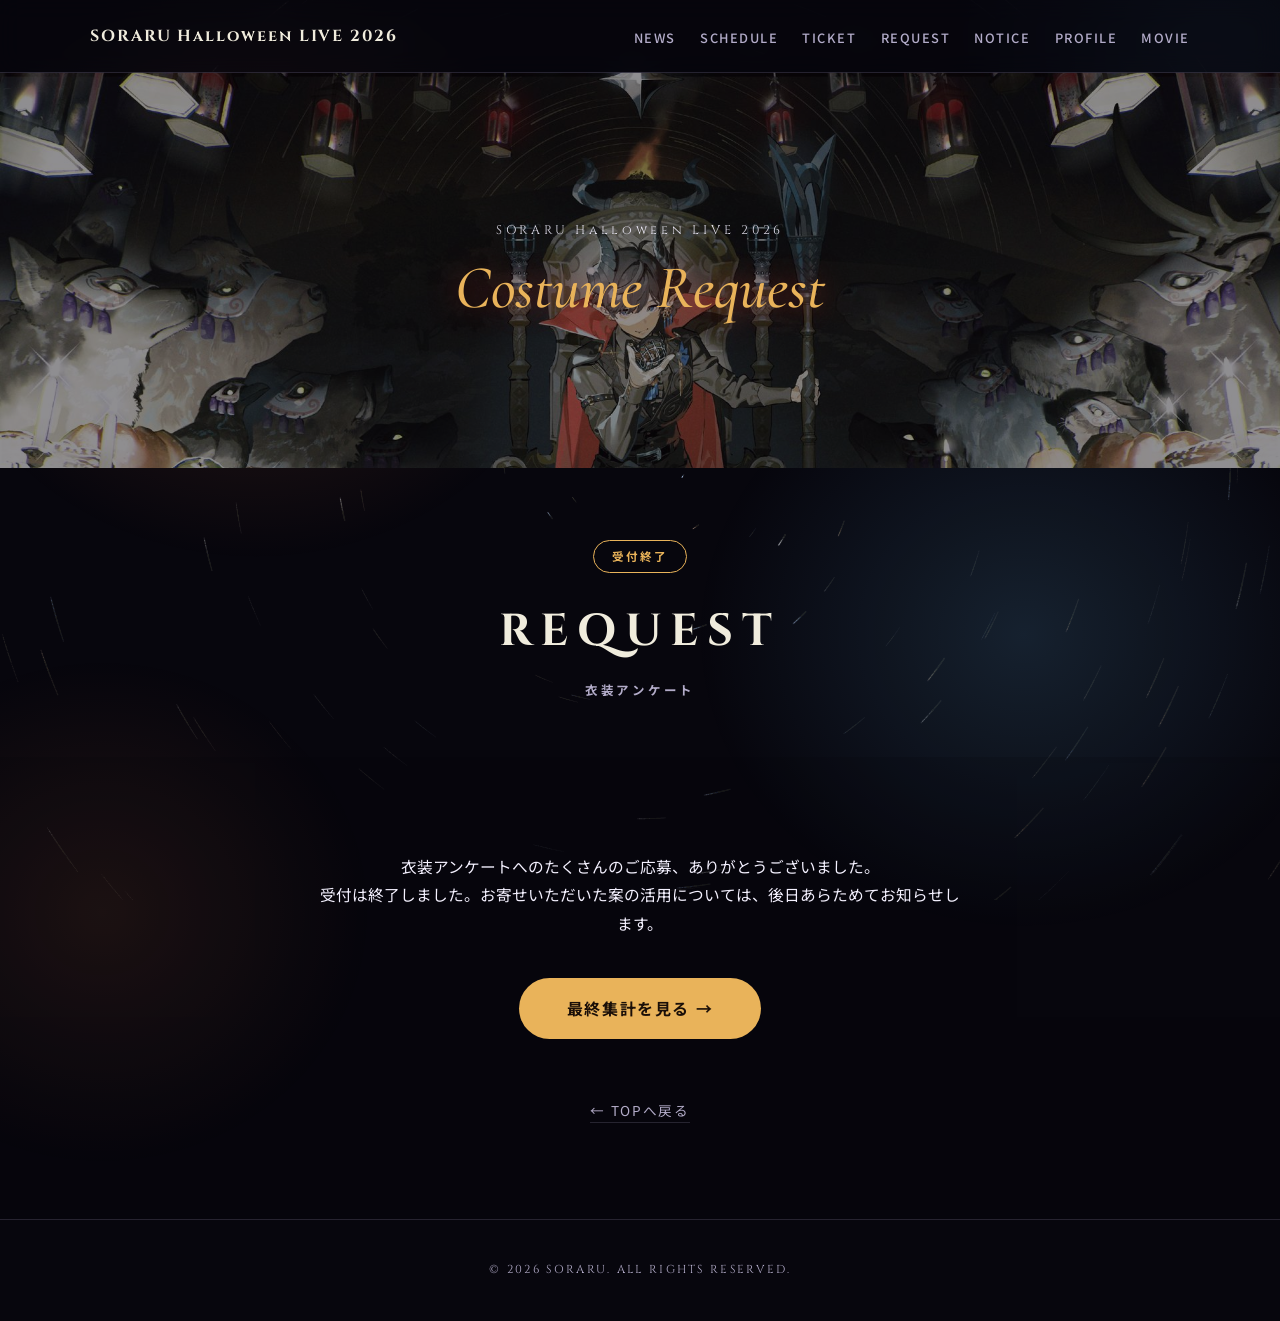
<file: survey/index.html>
<!DOCTYPE html>
<html lang="ja">
<head>
<meta charset="UTF-8">
<meta name="viewport" content="width=device-width, initial-scale=1.0">
<title>REQUEST｜SORARU Halloween LIVE 2026〜Starhallow〜</title>
<meta name="description" content="そらる ライブ2026『Starhallow / Starveil』衣装アンケート。そらるに着てほしい衣装のアイデアを募集中。">
<meta property="og:title" content="そらる 衣装アンケート｜SORARU Halloween LIVE 2026">
<meta property="og:description" content="そらるに着てほしい衣装のアイデアを募集中。">
<meta property="og:type" content="website">
<link rel="preconnect" href="https://fonts.googleapis.com">
<link rel="preconnect" href="https://fonts.gstatic.com" crossorigin>
<link href="https://fonts.googleapis.com/css2?family=Cinzel:wght@500;700&family=Cormorant+Garamond:ital,wght@0,500;1,500&family=Noto+Sans+JP:wght@400;500;700;900&display=swap" rel="stylesheet">
<link rel="stylesheet" href="../css/style.css?v=20260914b">
<script src="../js/gate.js"></script>
<style>
/* ===== Survey page ===== */
.survey-main { padding-top: 72px; }
/* ===== KV ===== */
.survey-kv {
  position: relative; height: 44vh; min-height: 300px;
  background-image: url('../assets/kv/kvday1_lg.jpg');
  background-size: cover; background-position: center 30%;
}
.survey-kv__veil { position: absolute; inset: 0; background: rgba(7,6,13,.45); }
.survey-kv__content {
  position: absolute; inset: 0; z-index: 2;
  display: flex; flex-direction: column; align-items: center; justify-content: center;
  text-align: center; padding: 0 1rem;
}
.survey-kv__sub { font-family: "Cinzel", serif; letter-spacing: .3em; font-size: .78rem; color: var(--text); opacity: .9; margin-bottom: .8rem; }
.survey-kv__title {
  font-family: "Cormorant Garamond", serif; font-style: italic; font-weight: 500;
  font-size: clamp(2.2rem, 6vw, 3.8rem); line-height: 1.05;
  color: var(--d1-gold); text-shadow: 0 0 28px rgba(194,56,47,.7);
}
.survey-hero { text-align: center; padding: 72px 0 0; }
.survey-hero__label {
  display: inline-block; font-size: .72rem; letter-spacing: .18em; font-weight: 700;
  padding: .3rem 1.1rem; border-radius: 999px;
  border: 1px solid var(--d1-gold); color: var(--d1-gold); margin-bottom: 1.2rem;
}
.survey__lead { max-width: 640px; margin: 0 auto 40px; text-align: center; font-size: .98rem; }
.survey__lead strong { color: var(--d1-gold); font-weight: 700; }
.survey__notes {
  max-width: 640px; margin: 0 auto 48px;
  background: var(--panel); border: 1px solid var(--line); border-radius: 14px;
  padding: 24px 28px; font-size: .85rem; color: var(--text-dim);
}
.survey__notes h3 { font-size: .9rem; color: var(--text); letter-spacing: .08em; margin-bottom: .8rem; }
.survey__notes ul { list-style: none; }
.survey__notes li { padding-left: 1.1em; text-indent: -1.1em; margin-bottom: .35rem; }
.survey__notes li::before { content: "・"; }
.survey__form-wrap {
  max-width: 760px; margin: 0 auto;
  background: var(--panel); border: 1px solid rgba(233,179,90,.35); border-radius: 18px;
  overflow: hidden;
}
.survey__form-wrap iframe { display: block; width: 100%; height: 1150px; border: 0; background: transparent; }
.survey__fallback { text-align: center; margin: 28px auto 0; }
.survey__btn {
  display: inline-block; padding: 1rem 3rem; border-radius: 999px; font-weight: 700; letter-spacing: .1em;
  background: var(--d1-gold); color: #1a0f08;
  transition: transform .25s var(--ease), box-shadow .25s var(--ease);
}
.survey__btn:hover { transform: translateY(-3px); box-shadow: 0 12px 28px rgba(233,179,90,.35); }
.survey__back { text-align: center; margin-top: 56px; }
.survey__back a { color: var(--text-dim); font-size: .85rem; letter-spacing: .12em; border-bottom: 1px solid var(--line); padding-bottom: 2px; transition: color .25s; }
.survey__back a:hover { color: var(--text); }
@media (max-width: 768px) {
  .survey-hero { padding-top: 56px; }
  .survey__form-wrap iframe { height: 1250px; }
}
</style>
</head>
<body>

<!-- ===== Background star trail (canvas) ===== -->
<canvas id="starfield" class="starfield" aria-hidden="true"></canvas>

<!-- ===== Header ===== -->
<header class="header" id="header">
  <div class="header__inner">
    <a href="../index.html" class="header__logo">SORARU Halloween LIVE 2026</a>
    <button class="header__toggle" id="navToggle" aria-label="メニューを開く">
      <span></span><span></span><span></span>
    </button>
    <nav class="nav" id="nav">
      <ul class="nav__list">
        <li><a href="../index.html#news" class="nav__link">NEWS</a></li>
        <li><a href="../index.html#schedule" class="nav__link">SCHEDULE</a></li>
        <li><a href="../index.html#ticket" class="nav__link">TICKET</a></li>
        <li><a href="./" class="nav__link">REQUEST</a></li>
        <li><a href="../index.html#notice" class="nav__link">NOTICE</a></li>
        <li><a href="../index.html#profile" class="nav__link">PROFILE</a></li>
        <li><a href="../index.html#movie" class="nav__link">MOVIE</a></li>
      </ul>
    </nav>
  </div>
</header>

<main class="survey-main">

  <!-- ===== KV ===== -->
  <div class="survey-kv">
    <div class="survey-kv__veil"></div>
    <div class="survey-kv__content">
      <p class="survey-kv__sub">SORARU Halloween LIVE 2026</p>
      <h1 class="survey-kv__title">Costume Request</h1>
    </div>
  </div>

  <!-- ===== Survey ===== -->
  <div class="survey-hero">
    <span class="survey-hero__label">受付終了</span>
    <h2 class="section__title"><span class="en">REQUEST</span><span class="jp">衣装アンケート</span></h2>
  </div>

  <section class="section" id="survey">
    <div class="container">
      <p class="survey__lead">
        衣装アンケートへのたくさんのご応募、ありがとうございました。<br>
        受付は終了しました。お寄せいただいた案の活用については、後日あらためてお知らせします。
      </p>

      <div class="survey__fallback">
        <a class="survey__btn" href="report/">最終集計を見る →</a>
      </div>

      <div class="survey__back">
        <a href="../index.html">← TOPへ戻る</a>
      </div>
    </div>
  </section>

</main>

<!-- ===== Footer ===== -->
<footer class="footer">
  <p class="footer__copy">&copy; 2026 SORARU. ALL RIGHTS RESERVED.</p>
</footer>

<script src="../js/script.js"></script>
<script src="../js/reveal.js"></script>
</body>
</html>
</file>
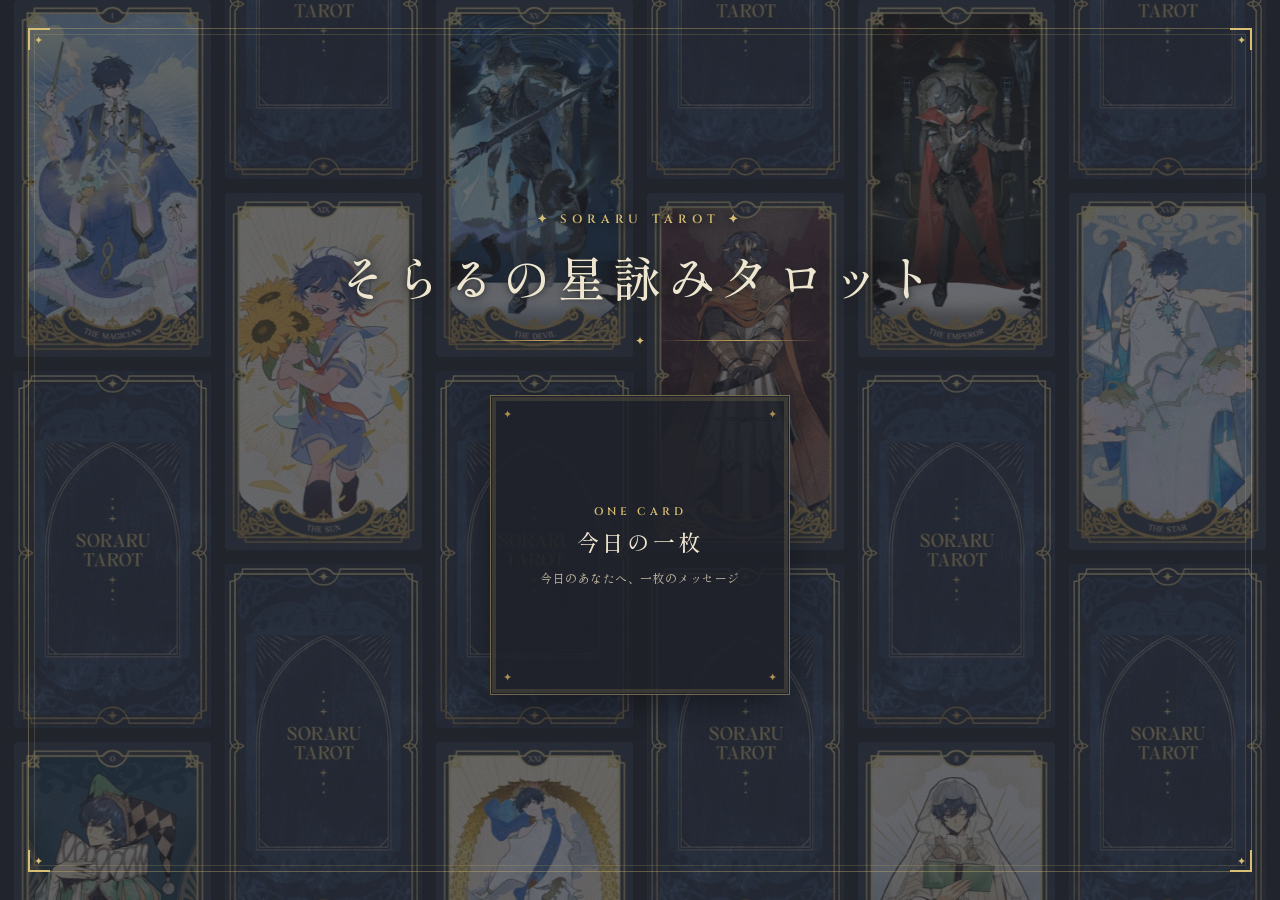
<file: tarot/index.html>
<!doctype html>
<html lang="ja">
<head>
<meta charset="utf-8">
<meta name="viewport" content="width=device-width,initial-scale=1,viewport-fit=cover">
<title>そらるの星詠みタロット</title>
<meta name="description" content="そらるの星詠みタロット。カードを一枚めくって、今日のメッセージを受け取ろう。">
<meta property="og:title" content="そらるの星詠みタロット">
<meta property="og:description" content="カードを一枚めくって、今日のメッセージを受け取ろう。">
<meta property="og:type" content="website">
<!-- 公開先のURL。別の場所に置くときはここを書き換える -->
<meta property="og:url" content="https://soraruru.jp/HalloweenLive2026/tarot/">
<meta property="og:image" content="https://soraruru.jp/HalloweenLive2026/tarot/img/ogp.jpg">
<meta property="og:image:width" content="1200">
<meta property="og:image:height" content="630">
<meta name="twitter:card" content="summary_large_image">
<meta name="twitter:image" content="https://soraruru.jp/HalloweenLive2026/tarot/img/ogp.jpg">
<link rel="canonical" href="https://soraruru.jp/HalloweenLive2026/tarot/">
<meta name="theme-color" content="#1f2229">
<style>html { background: #1f2229; }</style>
<link rel="preconnect" href="https://fonts.googleapis.com">
<link rel="preconnect" href="https://fonts.gstatic.com" crossorigin>
<link href="https://fonts.googleapis.com/css2?family=Cinzel:wght@400;600;700&family=Cinzel+Decorative:wght@400;700&family=Shippori+Mincho:wght@400;500;700&display=swap" rel="stylesheet">
<!-- css / js を更新したら ?v= の数字を上げる（古いキャッシュが残らないように） -->
<link rel="stylesheet" href="css/style.css?v=42">
</head>
<body>
<div class="bg-cards" id="bg-cards" aria-hidden="true"></div>
<div class="bg-noise" aria-hidden="true"></div>

<div class="frame" aria-hidden="true">
  <span class="corner tl"></span><span class="corner tr"></span>
  <span class="corner bl"></span><span class="corner br"></span>
</div>

<main class="app">

  <!-- ===== HOME ===== -->
  <section id="screen-home" class="screen is-active">
    <header class="hero">
      <p class="hero-eyebrow">✦ SORARU TAROT ✦</p>
      <h1 class="hero-title">そらるの<br class="sp-only">星詠みタロット</h1>
      <div class="divider"><span></span><i>✦</i><span></span></div>
    </header>

    <nav class="menu" aria-label="占いメニュー">
      <button class="menu-btn" data-mode="one">
        <i class="star tl" aria-hidden="true">✦</i><i class="star tr" aria-hidden="true">✦</i>
        <i class="star bl" aria-hidden="true">✦</i><i class="star br" aria-hidden="true">✦</i>
        <span class="menu-en">ONE CARD</span>
        <span class="menu-ja">今日の一枚</span>
        <span class="menu-desc">今日のあなたへ、一枚のメッセージ</span>
      </button>
    </nav>

  </section>

  <!-- ===== READING ===== -->
  <section id="screen-reading" class="screen">
    <header class="reading-head">
      <button class="back-btn" id="btn-back" aria-label="メニューに戻る">‹ MENU</button>
      <p class="reading-mode"><span class="reading-mode-en" id="reading-mode-en"></span><span class="reading-mode-ja" id="reading-mode-ja"></span></p>
    </header>

    <p class="instruction" id="instruction">心を落ち着けて、気になるカードを一枚選んでね</p>

    <div class="slots" id="slots"></div>

    <div class="spread-wrap" id="spread-wrap">
      <div class="spread" id="spread"></div>
      <button class="shuffle-btn" id="btn-shuffle" type="button">
        <span class="shuffle-en">✦ SHUFFLE ✦</span>
        <span class="shuffle-ja">カードを混ぜる</span>
      </button>
    </div>

    <div class="result" id="result" hidden>
      <div class="result-yn" id="result-yn" hidden>
        <span class="yn-en" id="yn-en"></span>
        <span class="yn-line" aria-hidden="true"><i></i><b>✦</b><i></i></span>
      </div>
      <div class="result-cards" id="result-cards"></div>

      <div class="share">
        <p class="share-label">✦ SHARE ✦</p>
        <div class="share-btns">
          <a class="share-btn" id="share-x" title="Xでシェア" href="#" target="_blank" rel="noopener noreferrer">
            <svg viewBox="0 0 24 24" aria-hidden="true"><path d="M18.9 2H22l-7.6 8.7L23 22h-6.8l-5.3-6.9L4.8 22H1.7l8.1-9.3L1 2h7l4.8 6.3L18.9 2zm-1.2 18h1.9L7.4 3.9H5.4L17.7 20z"/></svg>
            <span>X</span>
          </a>
          <a class="share-btn" id="share-line" title="LINEでシェア" href="#" target="_blank" rel="noopener noreferrer">
            <svg viewBox="0 0 24 24" aria-hidden="true"><path d="M12 2.5C6.2 2.5 1.5 6.3 1.5 11c0 4.2 3.7 7.7 8.7 8.4.3.1.8.2.9.5.1.3.1.7 0 1l-.1.9c0 .3-.2 1 .9.6s6-3.6 8.2-6.1c1.5-1.7 2.3-3.4 2.3-5.3 0-4.7-4.7-8.5-10.4-8.5zM8 13.6H5.7c-.3 0-.5-.2-.5-.5V8.9c0-.3.2-.5.5-.5s.5.2.5.5v3.7H8c.3 0 .5.2.5.5s-.2.5-.5.5zm1.8-.5c0 .3-.2.5-.5.5s-.5-.2-.5-.5V8.9c0-.3.2-.5.5-.5s.5.2.5.5v4.2zm5.1 0c0 .2-.1.4-.3.5h-.2c-.2 0-.3-.1-.4-.2l-2.2-2.9v2.6c0 .3-.2.5-.5.5s-.5-.2-.5-.5V8.9c0-.2.1-.4.3-.5h.2c.2 0 .3.1.4.2l2.2 2.9V8.9c0-.3.2-.5.5-.5s.5.2.5.5v4.2zm3.5-2.6c.3 0 .5.2.5.5s-.2.5-.5.5h-1.5v1h1.5c.3 0 .5.2.5.5s-.2.5-.5.5h-2c-.3 0-.5-.2-.5-.5V8.9c0-.3.2-.5.5-.5h2c.3 0 .5.2.5.5s-.2.5-.5.5h-1.5v1h1.5z"/></svg>
            <span>LINE</span>
          </a>
          <button class="share-btn" id="share-copy" title="リンクをコピー">
            <svg viewBox="0 0 24 24" aria-hidden="true"><path d="M10.6 13.4a1 1 0 0 1 0-1.4l2.8-2.8a1 1 0 1 1 1.4 1.4L12 13.4a1 1 0 0 1-1.4 0zm-3.5 4.9a3 3 0 0 1 0-4.2l2.1-2.1 1.4 1.4-2.1 2.1a1 1 0 1 0 1.4 1.4l2.1-2.1 1.4 1.4-2.1 2.1a3 3 0 0 1-4.2 0zm9.8-5.6-1.4-1.4 2.1-2.1a1 1 0 1 0-1.4-1.4L14.1 10l-1.4-1.4 2.1-2.1a3 3 0 1 1 4.2 4.2l-2.1 2z"/></svg>
            <span id="copy-label">リンク</span>
          </button>
        </div>
      </div>

      <div class="result-actions">
        <button class="ghost-btn" id="btn-again">もう一度引く</button>
        <button class="ghost-btn" id="btn-menu">メニューへ</button>
      </div>
    </div>
  </section>

</main>

<div class="toast" id="toast" role="status" aria-live="polite"></div>

<script src="js/cards.js?v=42"></script>
<script src="js/app.js?v=42"></script>

</body></html>
</file>
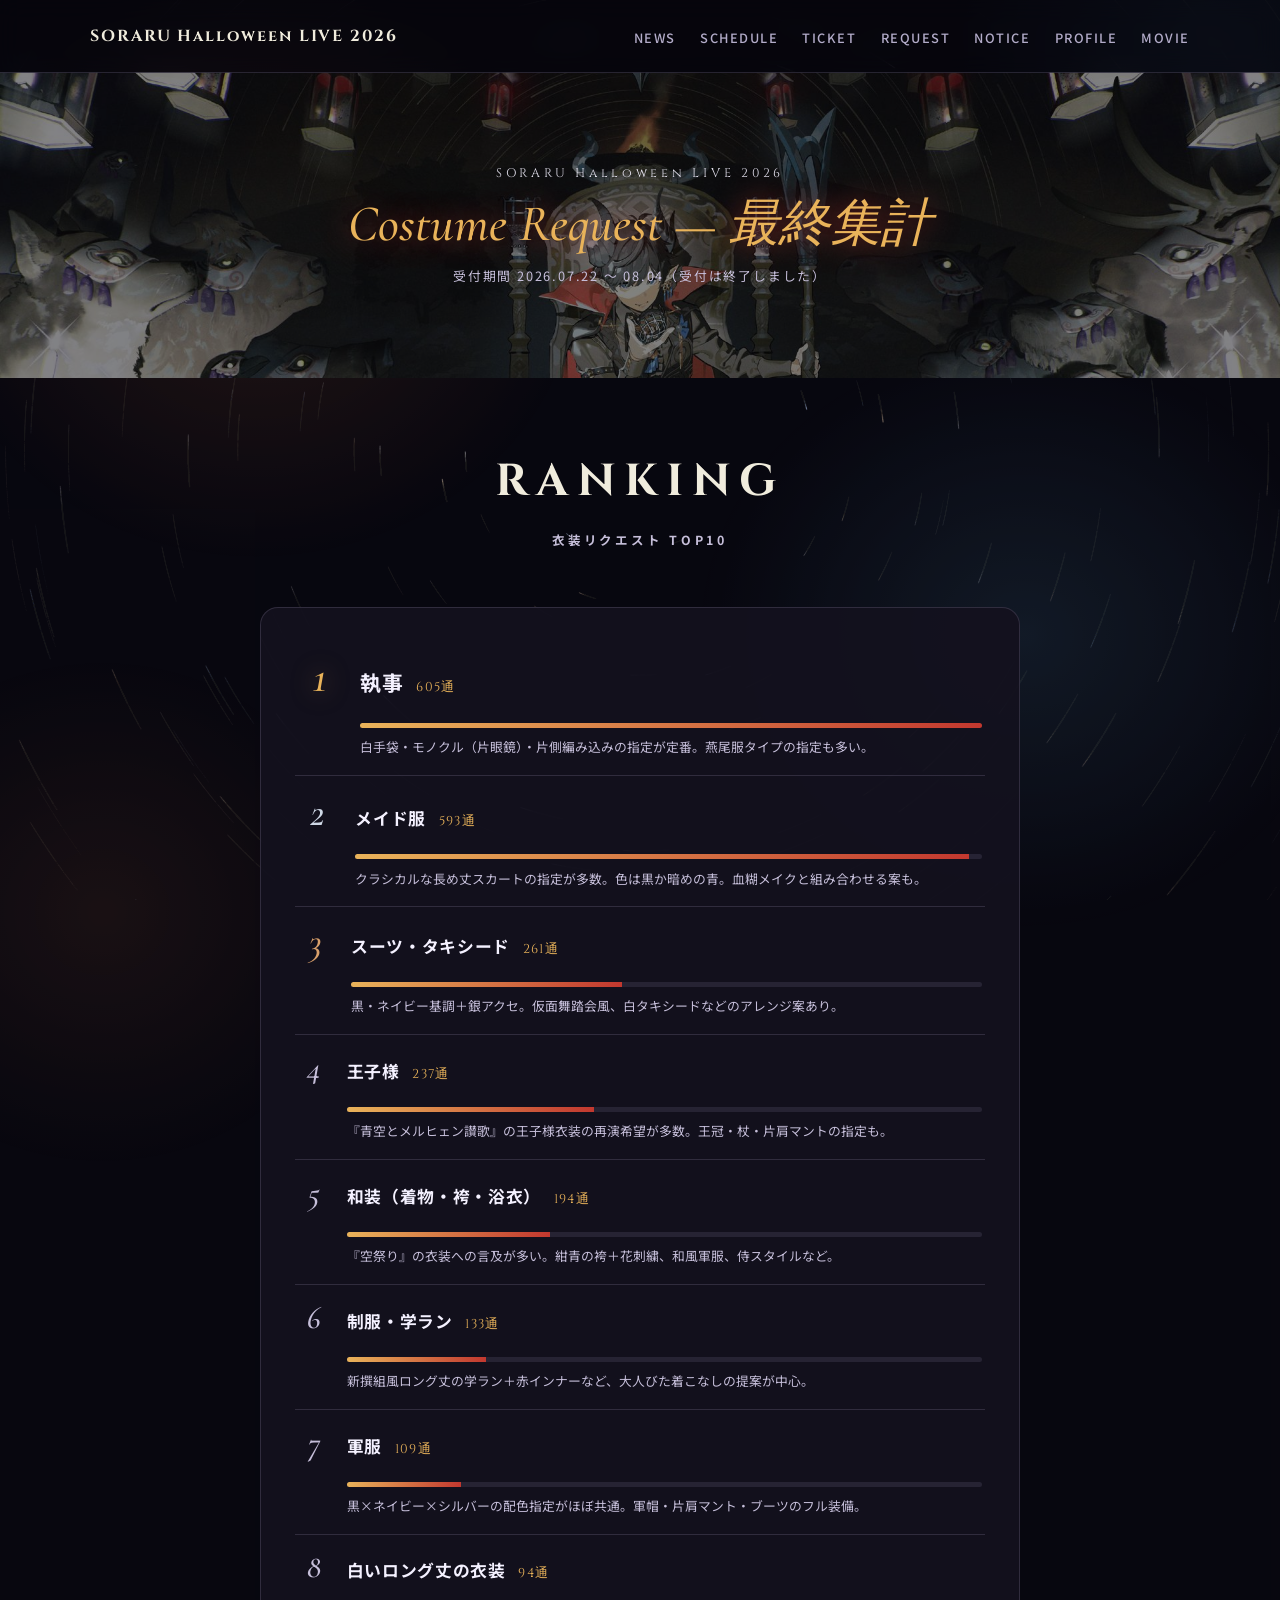
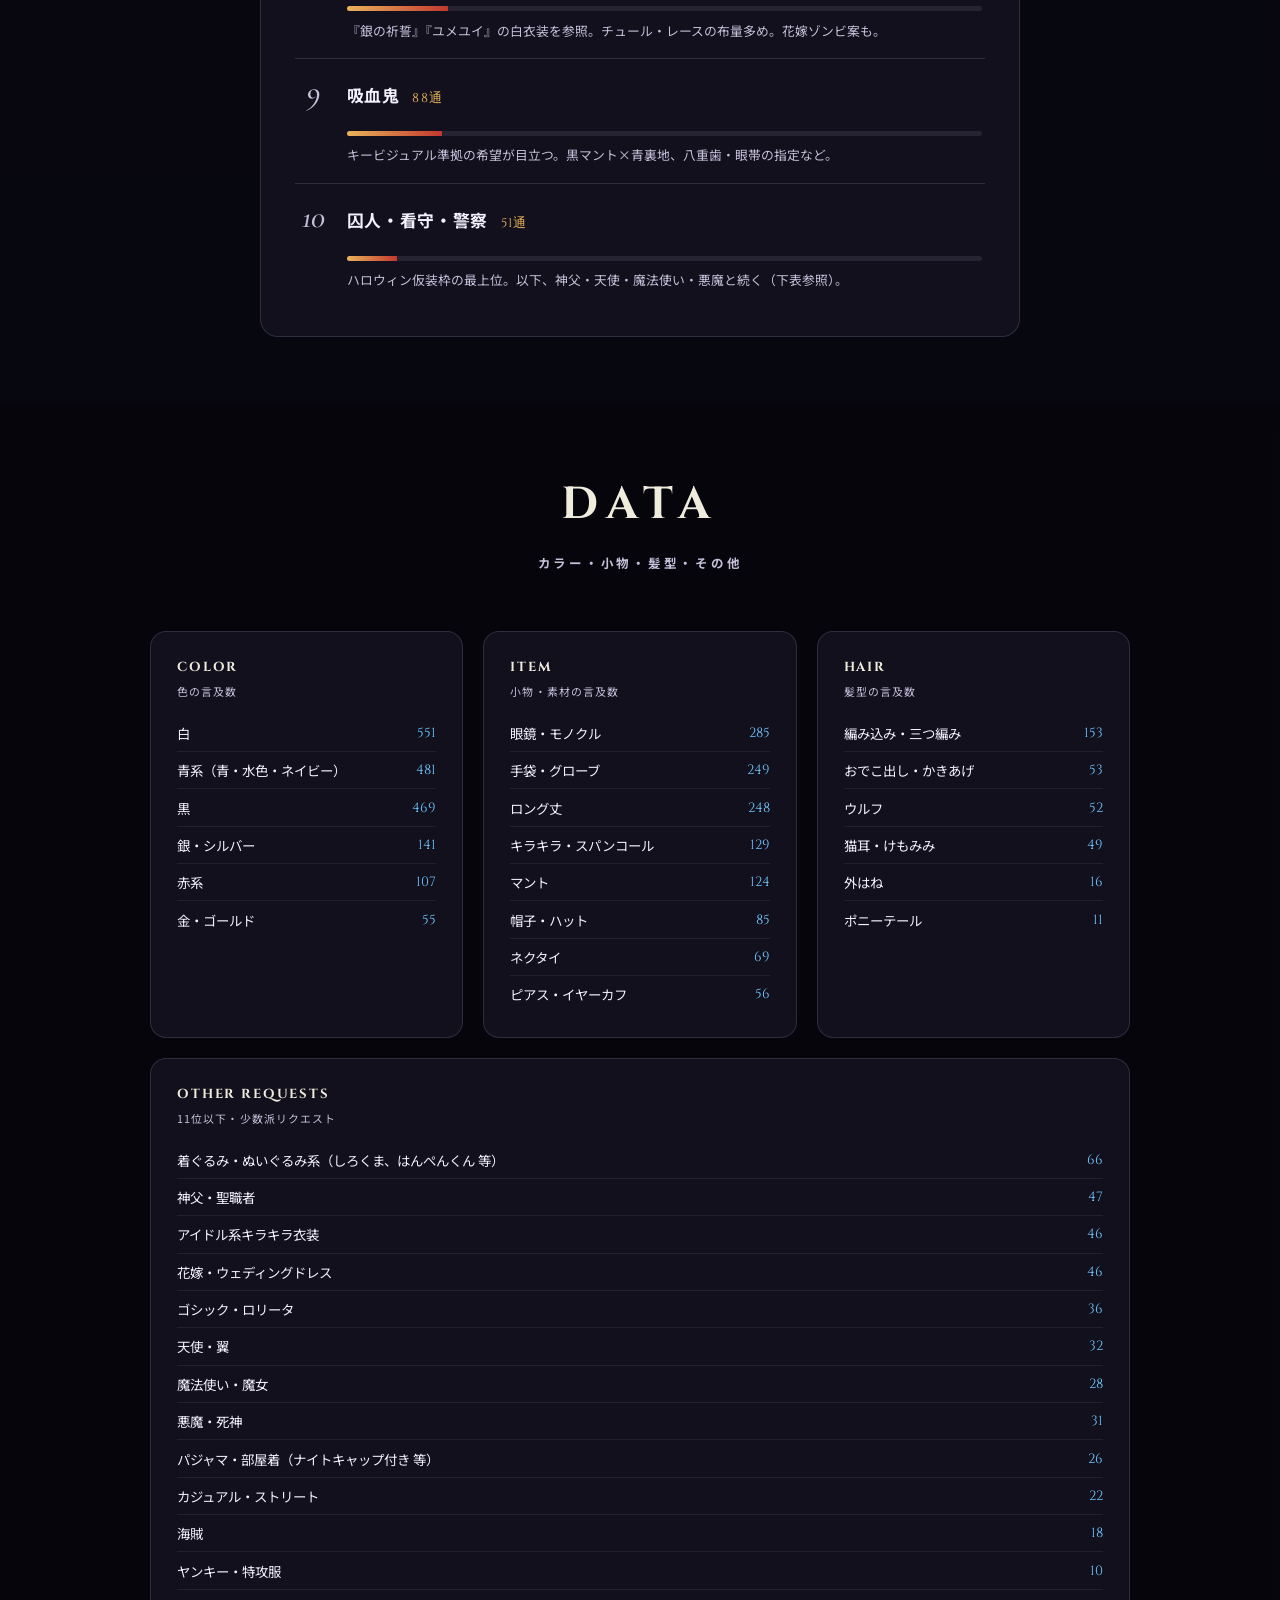
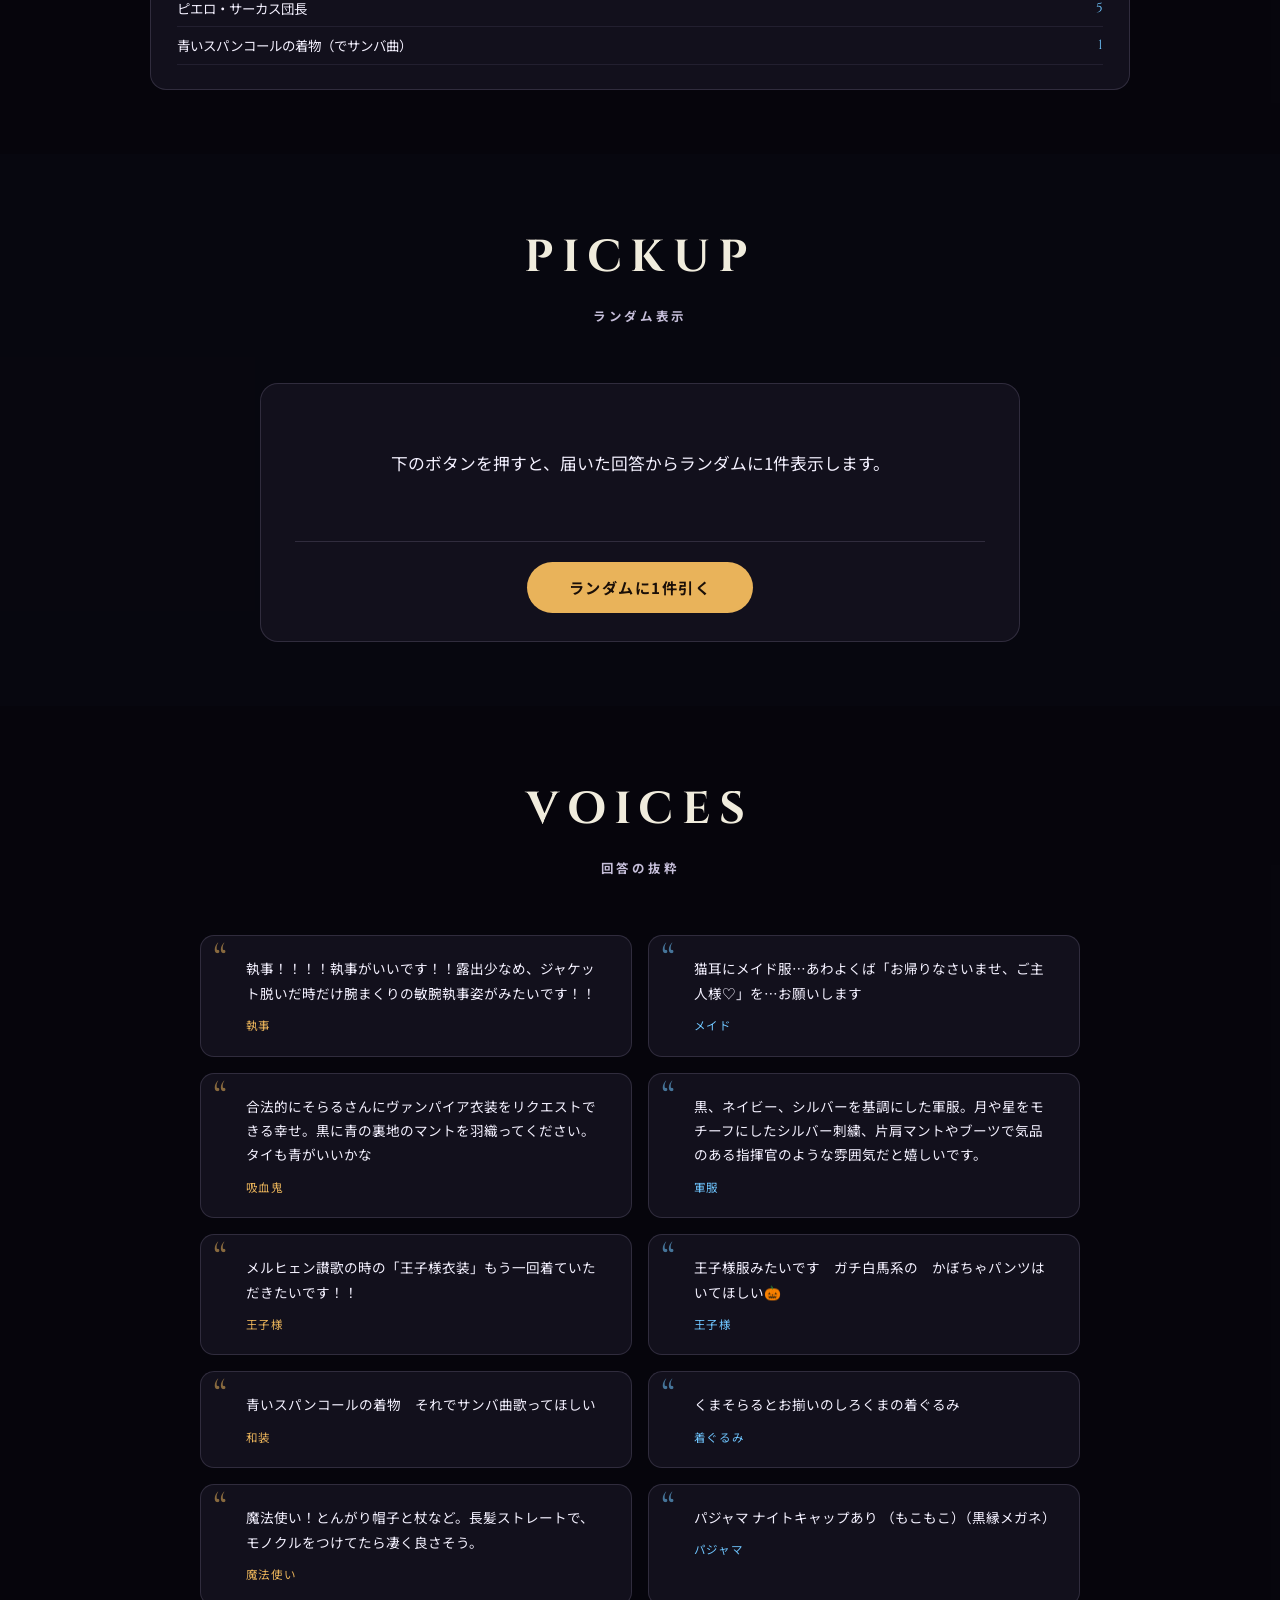
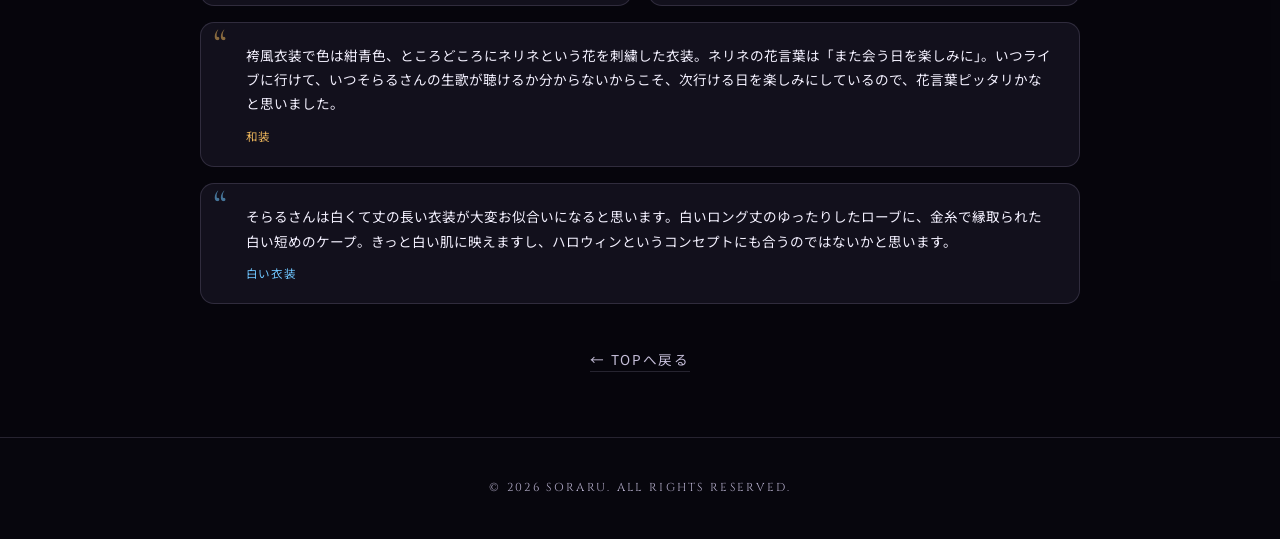
<file: survey/report/index.html>
<!DOCTYPE html>
<html lang="ja">
<head>
<meta charset="UTF-8">
<meta name="viewport" content="width=device-width, initial-scale=1.0">
<title>REPORT｜衣装アンケート最終集計｜SORARU Halloween LIVE 2026〜Starhallow〜</title>
<meta name="description" content="そらる ライブ2026『Starhallow / Starveil』衣装アンケートの最終集計。">
<meta name="robots" content="noindex">
<!-- OGP -->
<meta property="og:title" content="衣装アンケート最終集計｜SORARU Halloween LIVE 2026〜Starhallow〜">
<meta property="og:description" content="「そらるに着てほしい衣装、大募集」に届いたリクエストの最終集計。受付は終了しました。">
<meta property="og:type" content="website">
<meta property="og:url" content="https://soraruru.jp/HalloweenLive2026/survey/report/">
<meta property="og:image" content="https://soraruru.jp/HalloweenLive2026/survey/report/og.jpg">
<meta property="og:image:width" content="1200">
<meta property="og:image:height" content="630">
<meta name="twitter:card" content="summary_large_image">
<meta name="twitter:title" content="衣装アンケート最終集計｜SORARU Halloween LIVE 2026">
<meta name="twitter:image" content="https://soraruru.jp/HalloweenLive2026/survey/report/og.jpg">
<link rel="preconnect" href="https://fonts.googleapis.com">
<link rel="preconnect" href="https://fonts.gstatic.com" crossorigin>
<link href="https://fonts.googleapis.com/css2?family=Cinzel:wght@500;700&family=Cormorant+Garamond:ital,wght@0,500;1,500&family=Noto+Sans+JP:wght@400;500;700;900&display=swap" rel="stylesheet">
<link rel="stylesheet" href="../../css/style.css?v=20260914b">
<style>
/* ===== Report page ===== */
.report-main { padding-top: 72px; --text-dim: #c6bfda; }

/* KV */
.report-kv {
  position: relative; height: 34vh; min-height: 240px;
  background-image: url('../../assets/kv/kvday1_lg.jpg');
  background-size: cover; background-position: center 30%;
}
.report-kv__veil { position: absolute; inset: 0; background: rgba(7,6,13,.5); }
.report-kv__content {
  position: absolute; inset: 0; z-index: 2;
  display: flex; flex-direction: column; align-items: center; justify-content: center;
  text-align: center; padding: 0 1rem;
}
.report-kv__sub { font-family: "Cinzel", serif; letter-spacing: .3em; font-size: .78rem; color: var(--text); opacity: .9; margin-bottom: .8rem; }
.report-kv__title {
  font-family: "Cormorant Garamond", serif; font-style: italic; font-weight: 500;
  font-size: clamp(2rem, 5vw, 3.2rem); line-height: 1.05;
  color: var(--d1-gold); text-shadow: 0 0 28px rgba(194,56,47,.7);
}
.report-kv__meta { margin-top: .8rem; font-size: .8rem; letter-spacing: .14em; color: var(--text-dim); }

/* readable panel over the starfield */
.report-box {
  background: rgba(20,18,31,.92);
  border: 1px solid var(--line); border-radius: 18px;
  padding: 28px 34px;
}

/* overview */
.ov { display: grid; grid-template-columns: repeat(auto-fit,minmax(180px,1fr)); gap: 16px; max-width: 880px; margin: 0 auto 20px; }
.ov__card { background: rgba(20,18,31,.92); border: 1px solid var(--line); border-radius: 14px; padding: 20px 22px; text-align: center; }
.ov__num { font-family: "Cinzel", serif; font-weight: 700; font-size: 1.9rem; color: #f0ecdd; line-height: 1.2; }
.ov__lbl { margin-top: .3rem; font-size: .74rem; color: var(--text-dim); letter-spacing: .04em; }
.ov-days { max-width: 880px; margin: 0 auto; display: flex; gap: 10px; }
.ov-days__cell { flex: 1; background: rgba(20,18,31,.92); border: 1px solid var(--line); border-radius: 10px; padding: 10px 6px; text-align: center; }
.ov-days__v { font-family: "Cinzel", serif; font-weight: 700; font-size: 1.05rem; color: var(--d1-gold); }
.ov-days__d { font-size: .68rem; color: var(--text-dim); margin-top: .1rem; }

/* ranking */
.ranking { max-width: 760px; margin: 0 auto; }
.ranking__item { display: flex; align-items: baseline; gap: 1.1rem; padding: 1.05rem .2rem; border-bottom: 1px solid var(--line); }
.ranking__item:last-child { border-bottom: 0; }
.ranking__no {
  font-family: "Cormorant Garamond", serif; font-style: italic; font-weight: 500;
  font-size: 2rem; line-height: 1; width: 2.2ch; text-align: center; flex-shrink: 0;
  color: var(--text-dim);
}
.ranking__item--1 .ranking__no { color: var(--d1-gold); font-size: 2.9rem; text-shadow: 0 0 24px rgba(233,179,90,.5); }
.ranking__item--2 .ranking__no { color: #cfd8e6; font-size: 2.5rem; }
.ranking__item--3 .ranking__no { color: #d9a06b; font-size: 2.3rem; }
.ranking__body { flex: 1; }
.ranking__head { display: flex; align-items: baseline; gap: .8rem; flex-wrap: wrap; }
.ranking__name { font-size: 1.05rem; font-weight: 700; letter-spacing: .04em; }
.ranking__item--1 .ranking__name { font-size: 1.3rem; }
.ranking__count { font-family: "Cinzel", serif; font-size: .8rem; letter-spacing: .1em; color: var(--d1-gold); }
.ranking__bar { flex-basis: 100%; height: 5px; margin-top: .5rem; background: rgba(180,170,210,.12); border-radius: 3px; overflow: hidden; }
.ranking__bar i { display: block; height: 100%; background: linear-gradient(90deg, var(--d1-gold), var(--d1)); }
.ranking__comment { margin-top: .45rem; font-size: .8rem; color: var(--text-dim); }

/* small lists (color / item / hair / other) */
.mini-cols { display: grid; grid-template-columns: repeat(3, 1fr); gap: 20px; max-width: 980px; margin: 0 auto; }
.mini { background: rgba(20,18,31,.92); border: 1px solid var(--line); border-radius: 16px; padding: 24px 26px; }
.mini h3 { font-family: "Cinzel", serif; font-weight: 700; letter-spacing: .14em; font-size: .82rem; color: #f0ecdd; margin-bottom: .3rem; }
.mini h3 small { display: block; font-family: "Noto Sans JP"; font-weight: 400; font-size: .68rem; letter-spacing: .1em; color: var(--text-dim); margin-top: .2rem; }
.mini table { width: 100%; border-collapse: collapse; margin-top: .8rem; font-size: .84rem; }
.mini td { padding: .38rem 0; border-bottom: 1px solid rgba(180,170,210,.1); }
.mini td:last-child { text-align: right; font-family: "Cinzel", serif; color: var(--d2-lt); white-space: nowrap; }
.mini tr:last-child td { border-bottom: 0; }
.mini--wide { grid-column: 1 / -1; }
.mini--wide table { columns: 2; column-gap: 40px; }
.mini--wide tr { break-inside: avoid; display: flex; justify-content: space-between; gap: 1rem; border-bottom: 1px solid rgba(180,170,210,.1); }
.mini--wide td { border-bottom: 0; }

/* voices */
.voices { max-width: 880px; margin: 0 auto; display: grid; grid-template-columns: 1fr 1fr; gap: 16px; }
.voice { position: relative; background: rgba(20,18,31,.92); border: 1px solid var(--line); border-radius: 14px; padding: 20px 24px; }
.voice::before {
  content: "\201C"; position: absolute; top: 0; left: 12px;
  font-family: "Cormorant Garamond", serif; font-size: 2.6rem; line-height: 1;
  color: var(--d1-gold); opacity: .55;
}
.voice__text { font-size: .85rem; padding-left: 1.3rem; }
.voice__meta { margin-top: .6rem; padding-left: 1.3rem; font-size: .72rem; color: var(--text-dim); letter-spacing: .06em; }
.voice__meta em { font-style: normal; color: var(--d1-gold); }
.voice:nth-child(even)::before { color: var(--d2-lt); }
.voice:nth-child(even) .voice__meta em { color: var(--d2-lt); }
.voice--wide { grid-column: 1 / -1; }

/* pickup (random viewer) */
.pickup { max-width: 760px; margin: 0 auto; text-align: center; }
.pickup__card { min-height: 130px; display: flex; flex-direction: column; align-items: center; justify-content: center; gap: .8rem; padding: 10px 6px 22px; border-bottom: 1px solid var(--line); }
.pickup__text { font-size: 1.05rem; line-height: 2; max-width: 620px; }
.pickup__text.is-in { animation: pickupIn .35s var(--ease); }
@keyframes pickupIn { from { opacity: 0; transform: translateY(8px); } to { opacity: 1; transform: none; } }
.pickup__meta { font-size: .8rem; letter-spacing: .08em; color: var(--d1-gold); }
.pickup__controls { display: flex; align-items: center; justify-content: center; gap: 1.6rem; flex-wrap: wrap; padding-top: 20px; }
.pickup__btn {
  padding: .9rem 2.6rem; border-radius: 999px; border: 0; cursor: pointer;
  font-family: inherit; font-weight: 700; letter-spacing: .1em; font-size: .95rem;
  background: var(--d1-gold); color: #1a0f08;
  transition: transform .25s var(--ease), box-shadow .25s var(--ease);
}
.pickup__btn:hover { transform: translateY(-3px); box-shadow: 0 12px 28px rgba(233,179,90,.35); }
.pickup__auto { font-size: .8rem; color: var(--text-dim); cursor: pointer; user-select: none; display: flex; align-items: center; gap: .4rem; }
.pickup__auto input { accent-color: var(--d1-gold); }

.report-note { max-width: 880px; margin: 56px auto 0; font-size: .74rem; color: var(--text-dim); border-top: 1px solid var(--line); padding-top: 16px; line-height: 2; }
.report-back { text-align: center; margin-top: 40px; }
.report-back a { color: var(--text-dim); font-size: .85rem; letter-spacing: .12em; border-bottom: 1px solid var(--line); padding-bottom: 2px; transition: color .25s; }
.report-back a:hover { color: var(--text); }

/* tighter section rhythm for a data page */
.report-main .section { padding: 64px 0; }

@media (max-width: 900px) {
  .mini-cols { grid-template-columns: 1fr; }
  .mini--wide table { columns: 1; }
  .voices { grid-template-columns: 1fr; }
}
@media (max-width: 768px) {
  .ov-days { flex-wrap: wrap; }
  .ov-days__cell { flex-basis: 30%; }
  .ranking__item { gap: .8rem; }
  .report-box { padding: 20px 18px; }
}
</style>
</head>
<body>

<!-- ===== Background star trail (canvas) ===== -->
<canvas id="starfield" class="starfield" aria-hidden="true"></canvas>

<!-- ===== Header ===== -->
<header class="header" id="header">
  <div class="header__inner">
    <a href="../../index.html" class="header__logo">SORARU Halloween LIVE 2026</a>
    <button class="header__toggle" id="navToggle" aria-label="メニューを開く">
      <span></span><span></span><span></span>
    </button>
    <nav class="nav" id="nav">
      <ul class="nav__list">
        <li><a href="../../index.html#news" class="nav__link">NEWS</a></li>
        <li><a href="../../index.html#schedule" class="nav__link">SCHEDULE</a></li>
        <li><a href="../../index.html#ticket" class="nav__link">TICKET</a></li>
        <li><a href="../" class="nav__link">REQUEST</a></li>
        <li><a href="../../index.html#notice" class="nav__link">NOTICE</a></li>
        <li><a href="../../index.html#profile" class="nav__link">PROFILE</a></li>
        <li><a href="../../index.html#movie" class="nav__link">MOVIE</a></li>
      </ul>
    </nav>
  </div>
</header>

<main class="report-main">

  <!-- ===== KV ===== -->
  <div class="report-kv">
    <div class="report-kv__veil"></div>
    <div class="report-kv__content">
      <p class="report-kv__sub">SORARU Halloween LIVE 2026</p>
      <h1 class="report-kv__title">Costume Request — 最終集計</h1>
      <p class="report-kv__meta">受付期間 2026.07.22 〜 08.04（受付は終了しました）</p>
    </div>
  </div>

  <!-- ===== Ranking ===== -->
  <section class="section" id="ranking">
    <div class="container">
      <h2 class="section__title"><span class="en">RANKING</span><span class="jp">衣装リクエスト TOP10</span></h2>

      <div class="ranking report-box">
        <div class="ranking__item ranking__item--1">
          <span class="ranking__no">1</span>
          <div class="ranking__body">
            <div class="ranking__head"><span class="ranking__name">執事</span><span class="ranking__count">605通</span><span class="ranking__bar"><i style="width:100%"></i></span></div>
            <p class="ranking__comment">白手袋・モノクル（片眼鏡）・片側編み込みの指定が定番。燕尾服タイプの指定も多い。</p>
          </div>
        </div>
        <div class="ranking__item ranking__item--2">
          <span class="ranking__no">2</span>
          <div class="ranking__body">
            <div class="ranking__head"><span class="ranking__name">メイド服</span><span class="ranking__count">593通</span><span class="ranking__bar"><i style="width:98%"></i></span></div>
            <p class="ranking__comment">クラシカルな長め丈スカートの指定が多数。色は黒か暗めの青。血糊メイクと組み合わせる案も。</p>
          </div>
        </div>
        <div class="ranking__item ranking__item--3">
          <span class="ranking__no">3</span>
          <div class="ranking__body">
            <div class="ranking__head"><span class="ranking__name">スーツ・タキシード</span><span class="ranking__count">261通</span><span class="ranking__bar"><i style="width:43%"></i></span></div>
            <p class="ranking__comment">黒・ネイビー基調＋銀アクセ。仮面舞踏会風、白タキシードなどのアレンジ案あり。</p>
          </div>
        </div>
        <div class="ranking__item">
          <span class="ranking__no">4</span>
          <div class="ranking__body">
            <div class="ranking__head"><span class="ranking__name">王子様</span><span class="ranking__count">237通</span><span class="ranking__bar"><i style="width:39%"></i></span></div>
            <p class="ranking__comment">『青空とメルヒェン讃歌』の王子様衣装の再演希望が多数。王冠・杖・片肩マントの指定も。</p>
          </div>
        </div>
        <div class="ranking__item">
          <span class="ranking__no">5</span>
          <div class="ranking__body">
            <div class="ranking__head"><span class="ranking__name">和装（着物・袴・浴衣）</span><span class="ranking__count">194通</span><span class="ranking__bar"><i style="width:32%"></i></span></div>
            <p class="ranking__comment">『空祭り』の衣装への言及が多い。紺青の袴＋花刺繍、和風軍服、侍スタイルなど。</p>
          </div>
        </div>
        <div class="ranking__item">
          <span class="ranking__no">6</span>
          <div class="ranking__body">
            <div class="ranking__head"><span class="ranking__name">制服・学ラン</span><span class="ranking__count">133通</span><span class="ranking__bar"><i style="width:22%"></i></span></div>
            <p class="ranking__comment">新撰組風ロング丈の学ラン＋赤インナーなど、大人びた着こなしの提案が中心。</p>
          </div>
        </div>
        <div class="ranking__item">
          <span class="ranking__no">7</span>
          <div class="ranking__body">
            <div class="ranking__head"><span class="ranking__name">軍服</span><span class="ranking__count">109通</span><span class="ranking__bar"><i style="width:18%"></i></span></div>
            <p class="ranking__comment">黒×ネイビー×シルバーの配色指定がほぼ共通。軍帽・片肩マント・ブーツのフル装備。</p>
          </div>
        </div>
        <div class="ranking__item">
          <span class="ranking__no">8</span>
          <div class="ranking__body">
            <div class="ranking__head"><span class="ranking__name">白いロング丈の衣装</span><span class="ranking__count">94通</span><span class="ranking__bar"><i style="width:16%"></i></span></div>
            <p class="ranking__comment">『銀の祈誓』『ユメユイ』の白衣装を参照。チュール・レースの布量多め。花嫁ゾンビ案も。</p>
          </div>
        </div>
        <div class="ranking__item">
          <span class="ranking__no">9</span>
          <div class="ranking__body">
            <div class="ranking__head"><span class="ranking__name">吸血鬼</span><span class="ranking__count">88通</span><span class="ranking__bar"><i style="width:15%"></i></span></div>
            <p class="ranking__comment">キービジュアル準拠の希望が目立つ。黒マント×青裏地、八重歯・眼帯の指定など。</p>
          </div>
        </div>
        <div class="ranking__item">
          <span class="ranking__no">10</span>
          <div class="ranking__body">
            <div class="ranking__head"><span class="ranking__name">囚人・看守・警察</span><span class="ranking__count">51通</span><span class="ranking__bar"><i style="width:8%"></i></span></div>
            <p class="ranking__comment">ハロウィン仮装枠の最上位。以下、神父・天使・魔法使い・悪魔と続く（下表参照）。</p>
          </div>
        </div>
      </div>
    </div>
  </section>

  <!-- ===== Data ===== -->
  <section class="section" id="data">
    <div class="container">
      <h2 class="section__title"><span class="en">DATA</span><span class="jp">カラー・小物・髪型・その他</span></h2>
      <div class="mini-cols">
        <div class="mini">
          <h3>COLOR<small>色の言及数</small></h3>
          <table>
            <tr><td>白</td><td>551</td></tr>
            <tr><td>青系（青・水色・ネイビー）</td><td>481</td></tr>
            <tr><td>黒</td><td>469</td></tr>
            <tr><td>銀・シルバー</td><td>141</td></tr>
            <tr><td>赤系</td><td>107</td></tr>
            <tr><td>金・ゴールド</td><td>55</td></tr>
          </table>
        </div>
        <div class="mini">
          <h3>ITEM<small>小物・素材の言及数</small></h3>
          <table>
            <tr><td>眼鏡・モノクル</td><td>285</td></tr>
            <tr><td>手袋・グローブ</td><td>249</td></tr>
            <tr><td>ロング丈</td><td>248</td></tr>
            <tr><td>キラキラ・スパンコール</td><td>129</td></tr>
            <tr><td>マント</td><td>124</td></tr>
            <tr><td>帽子・ハット</td><td>85</td></tr>
            <tr><td>ネクタイ</td><td>69</td></tr>
            <tr><td>ピアス・イヤーカフ</td><td>56</td></tr>
          </table>
        </div>
        <div class="mini">
          <h3>HAIR<small>髪型の言及数</small></h3>
          <table>
            <tr><td>編み込み・三つ編み</td><td>153</td></tr>
            <tr><td>おでこ出し・かきあげ</td><td>53</td></tr>
            <tr><td>ウルフ</td><td>52</td></tr>
            <tr><td>猫耳・けもみみ</td><td>49</td></tr>
            <tr><td>外はね</td><td>16</td></tr>
            <tr><td>ポニーテール</td><td>11</td></tr>
          </table>
        </div>
        <div class="mini mini--wide">
          <h3>OTHER REQUESTS<small>11位以下・少数派リクエスト</small></h3>
          <table>
            <tr><td>着ぐるみ・ぬいぐるみ系（しろくま、はんぺんくん 等）</td><td>66</td></tr>
            <tr><td>神父・聖職者</td><td>47</td></tr>
            <tr><td>アイドル系キラキラ衣装</td><td>46</td></tr>
            <tr><td>花嫁・ウェディングドレス</td><td>46</td></tr>
            <tr><td>ゴシック・ロリータ</td><td>36</td></tr>
            <tr><td>天使・翼</td><td>32</td></tr>
            <tr><td>魔法使い・魔女</td><td>28</td></tr>
            <tr><td>悪魔・死神</td><td>31</td></tr>
            <tr><td>パジャマ・部屋着（ナイトキャップ付き 等）</td><td>26</td></tr>
            <tr><td>カジュアル・ストリート</td><td>22</td></tr>
            <tr><td>海賊</td><td>18</td></tr>
            <tr><td>ヤンキー・特攻服</td><td>10</td></tr>
            <tr><td>ピエロ・サーカス団長</td><td>5</td></tr>
            <tr><td>青いスパンコールの着物（でサンバ曲）</td><td>1</td></tr>
          </table>
        </div>
      </div>
    </div>
  </section>

  <!-- ===== Pickup (random) ===== -->
  <section class="section" id="pickup">
    <div class="container">
      <h2 class="section__title"><span class="en">PICKUP</span><span class="jp">ランダム表示</span></h2>

      <div class="pickup report-box">
        <div class="pickup__card" id="pickupCard" aria-live="polite">
          <p class="pickup__text" id="pickupText">下のボタンを押すと、届いた回答からランダムに1件表示します。</p>
          <p class="pickup__meta" id="pickupMeta"></p>
        </div>
        <div class="pickup__controls">
          <button class="pickup__btn" id="pickupBtn" type="button">ランダムに1件引く</button>
        </div>
      </div>
    </div>
  </section>

  <!-- ===== Voices ===== -->
  <section class="section" id="voices">
    <div class="container">
      <h2 class="section__title"><span class="en">VOICES</span><span class="jp">回答の抜粋</span></h2>
      <div class="voices">

        <div class="voice">
          <p class="voice__text">執事！！！！執事がいいです！！露出少なめ、ジャケット脱いだ時だけ腕まくりの敏腕執事姿がみたいです！！</p>
          <p class="voice__meta"><em>執事</em></p>
        </div>

        <div class="voice">
          <p class="voice__text">猫耳にメイド服…あわよくば「お帰りなさいませ、ご主人様♡」を…お願いします</p>
          <p class="voice__meta"><em>メイド</em></p>
        </div>

        <div class="voice">
          <p class="voice__text">合法的にそらるさんにヴァンパイア衣装をリクエストできる幸せ。黒に青の裏地のマントを羽織ってください。タイも青がいいかな</p>
          <p class="voice__meta"><em>吸血鬼</em></p>
        </div>

        <div class="voice">
          <p class="voice__text">黒、ネイビー、シルバーを基調にした軍服。月や星をモチーフにしたシルバー刺繍、片肩マントやブーツで気品のある指揮官のような雰囲気だと嬉しいです。</p>
          <p class="voice__meta"><em>軍服</em></p>
        </div>

        <div class="voice">
          <p class="voice__text">メルヒェン讃歌の時の「王子様衣装」もう一回着ていただきたいです！！</p>
          <p class="voice__meta"><em>王子様</em></p>
        </div>

        <div class="voice">
          <p class="voice__text">王子様服みたいです　ガチ白馬系の　かぼちゃパンツはいてほしい🎃</p>
          <p class="voice__meta"><em>王子様</em></p>
        </div>

        <div class="voice">
          <p class="voice__text">青いスパンコールの着物　それでサンバ曲歌ってほしい</p>
          <p class="voice__meta"><em>和装</em></p>
        </div>

        <div class="voice">
          <p class="voice__text">くまそらるとお揃いのしろくまの着ぐるみ</p>
          <p class="voice__meta"><em>着ぐるみ</em></p>
        </div>

        <div class="voice">
          <p class="voice__text">魔法使い！とんがり帽子と杖など。長髪ストレートで、モノクルをつけてたら凄く良さそう。</p>
          <p class="voice__meta"><em>魔法使い</em></p>
        </div>

        <div class="voice">
          <p class="voice__text">パジャマ ナイトキャップあり （もこもこ）（黒縁メガネ）</p>
          <p class="voice__meta"><em>パジャマ</em></p>
        </div>

        <div class="voice voice--wide">
          <p class="voice__text">袴風衣装で色は紺青色、ところどころにネリネという花を刺繍した衣装。ネリネの花言葉は「また会う日を楽しみに」。いつライブに行けて、いつそらるさんの生歌が聴けるか分からないからこそ、次行ける日を楽しみにしているので、花言葉ピッタリかなと思いました。</p>
          <p class="voice__meta"><em>和装</em></p>
        </div>

        <div class="voice voice--wide">
          <p class="voice__text">そらるさんは白くて丈の長い衣装が大変お似合いになると思います。白いロング丈のゆったりしたローブに、金糸で縁取られた白い短めのケープ。きっと白い肌に映えますし、ハロウィンというコンセプトにも合うのではないかと思います。</p>
          <p class="voice__meta"><em>白い衣装</em></p>
        </div>

      </div>

      <div class="report-back">
        <a href="../../index.html">← TOPへ戻る</a>
      </div>
    </div>
  </section>

</main>

<!-- ===== Footer ===== -->
<footer class="footer">
  <p class="footer__copy">&copy; 2026 SORARU. ALL RIGHTS RESERVED.</p>
</footer>

<script src="../../js/script.js"></script>
<script src="../../js/reveal.js"></script>
<script src="voices.js"></script>
<script>
(function () {
  var textEl = document.getElementById('pickupText');
  var metaEl = document.getElementById('pickupMeta');
  var btn = document.getElementById('pickupBtn');
  var usedIdx = {};     // 同じ回答自体の再表示は防ぐ

  function pick() {
    if (typeof VOICES === 'undefined' || !VOICES.length) return;
    var pool = [];
    VOICES.forEach(function (v, i) {
      if (!usedIdx[i]) pool.push(i);
    });
    if (!pool.length) {
      textEl.classList.remove('is-in');
      void textEl.offsetWidth;
      textEl.textContent = 'すべての回答を表示しました。';
      metaEl.textContent = '';
      textEl.classList.add('is-in');
      return;
    }
    var idx = pool[Math.floor(Math.random() * pool.length)];
    var v = VOICES[idx];
    usedIdx[idx] = true;
    textEl.classList.remove('is-in');
    void textEl.offsetWidth; // reflow to retrigger animation
    textEl.textContent = v.t;
    metaEl.textContent = '';
    textEl.classList.add('is-in');
  }

  btn.addEventListener('click', pick);
})();
</script>
</body>
</html>
</file>
<file: css/style.css>
/* ============================================
   SORARU LIVE 2026 -Starhallow / Starveil-
   Concept: Samhain / 2DAYS contrast
   DAY1 Starhallow = 赤×金 (暖)  /  DAY2 Starveil = 青 (寒)
============================================ */

:root {
  --bg:        #07060d;
  --bg-2:      #0d0c16;
  --panel:     #14121f;
  --text:      #f4f1ff;
  --text-dim:  #b3acc9;
  --line:      rgba(180,170,210,.18);
  --maxw:      1100px;
  --ease:      cubic-bezier(.22,.61,.36,1);

  /* Day1 Starhallow */
  --d1:        #c2382f;
  --d1-lt:     #ff8a4c;
  --d1-gold:   #e9b35a;
  /* Day2 Starveil */
  --d2:        #2f6dd6;
  --d2-lt:     #6fc6ff;
}

* { margin: 0; padding: 0; box-sizing: border-box; }
html { scroll-behavior: smooth; scroll-padding-top: 72px; }
body {
  font-family: "Noto Sans JP", sans-serif;
  background: var(--bg); color: var(--text); line-height: 1.8;
  overflow-x: hidden; -webkit-font-smoothing: antialiased;
  position: relative;
}

/* ===== Background star trail (canvas, behind the haze) ===== */
.starfield {
  position: fixed; inset: 0; width: 100%; height: 100%;
  z-index: -2; pointer-events: none; display: block;
}

/* ===== Background haze (orange × blue mist, crossing in the center) ===== */
body::before,
body::after {
  content: "";
  position: fixed; inset: -25vmax; z-index: -1; pointer-events: none;
  will-change: transform;
}
/* orange mist — drifts from upper-left toward center-right */
body::before {
  background:
    radial-gradient(40vmax 36vmax at 30% 38%, rgba(255,138,76,.16), transparent 64%),
    radial-gradient(34vmax 32vmax at 22% 80%, rgba(255,138,76,.10), transparent 62%);
  animation: hazeOrange 34s ease-in-out infinite alternate;
}
/* blue mist — drifts from lower-right toward center-left */
body::after {
  background:
    radial-gradient(40vmax 36vmax at 70% 62%, rgba(111,198,255,.14), transparent 64%),
    radial-gradient(34vmax 32vmax at 80% 24%, rgba(111,198,255,.09), transparent 62%);
  animation: hazeBlue 34s ease-in-out infinite alternate;
}
@keyframes hazeOrange {
  0%   { transform: translate3d(-10%, -7%, 0) scale(1.05); }
  100% { transform: translate3d(8%,   7%, 0)  scale(1.12); }
}
@keyframes hazeBlue {
  0%   { transform: translate3d(10%,  7%, 0)  scale(1.05); }
  100% { transform: translate3d(-8%, -7%, 0)  scale(1.12); }
}
@media (prefers-reduced-motion: reduce) {
  body::before, body::after { animation: none; }
}
img { max-width: 100%; display: block; }
a { color: inherit; text-decoration: none; }
.container { width: 90%; max-width: var(--maxw); margin: 0 auto; }

/* ===== Header ===== */
.header {
  position: fixed; top: 0; left: 0; width: 100%; z-index: 100;
  background: rgba(7,6,13,.55); backdrop-filter: blur(12px);
  border-bottom: 1px solid var(--line); transition: background .3s var(--ease);
}
.header.is-scrolled { background: rgba(7,6,13,.94); }
.header__inner {
  width: 90%; max-width: var(--maxw); margin: 0 auto; height: 72px;
  display: flex; align-items: center; justify-content: space-between;
}
.header__logo {
  font-family: "Cinzel", serif; font-weight: 700; font-size: 1rem; letter-spacing: .12em;
  white-space: nowrap; color: #f0ecdd;
}
.nav__list { display: flex; gap: 1.5rem; list-style: none; }
.nav__link { font-size: .8rem; letter-spacing: .12em; font-weight: 500; color: var(--text-dim); position: relative; transition: color .25s; }
.nav__link::after { content:""; position:absolute; left:0; bottom:-6px; width:0; height:2px; background: var(--d1-gold); transition: width .25s var(--ease); }
.nav__link:hover { color: var(--text); }
.nav__link:hover::after { width: 100%; }
.header__toggle { display: none; flex-direction: column; gap: 5px; background: none; border: 0; cursor: pointer; padding: 6px; }
.header__toggle span { width: 26px; height: 2px; background: var(--text); transition: .3s var(--ease); }
.header__toggle.is-open span:nth-child(1) { transform: translateY(7px) rotate(45deg); }
.header__toggle.is-open span:nth-child(2) { opacity: 0; }
.header__toggle.is-open span:nth-child(3) { transform: translateY(-7px) rotate(-45deg); }

/* ===== Hero (split) ===== */
.hero { position: relative; height: 100vh; min-height: 640px; overflow: hidden; }
.hero__split { position: absolute; inset: 0; display: flex; }
.hero__panel {
  position: relative; flex: 1; background-size: cover; background-position: center;
  display: flex; align-items: flex-end; justify-content: center;
  transition: flex .6s var(--ease);
  overflow: hidden;
}
.hero__panel-veil {
  position: absolute; inset: 0;
  background: linear-gradient(180deg, rgba(7,6,13,.35) 0%, rgba(7,6,13,.15) 45%, rgba(7,6,13,.9) 100%);
  transition: background .5s var(--ease);
}
.hero__panel--day1 .hero__panel-veil { box-shadow: inset 0 0 180px rgba(194,56,47,.35); }
.hero__panel--day2 .hero__panel-veil { box-shadow: inset 0 0 180px rgba(47,109,214,.4); }
.hero__panel::after {
  content:""; position:absolute; inset:0; opacity:0; transition: opacity .5s var(--ease);
}
.hero__panel--day1::after { background: radial-gradient(60% 50% at 50% 80%, rgba(233,179,90,.28), transparent 70%); }
.hero__panel--day2::after { background: radial-gradient(60% 50% at 50% 80%, rgba(111,198,255,.28), transparent 70%); }
.hero__panel:hover { flex: 1.35; }
.hero__panel:hover::after { opacity: 1; }
@media (hover:hover){ .hero__split:hover .hero__panel:not(:hover) { flex: .85; filter: brightness(.7); } }

.hero__panel-content { position: relative; z-index: 2; text-align: center; padding: 0 1rem 72px; }
.hero__panel-day { display: block; font-family: "Cinzel", serif; letter-spacing: .2em; font-size: .72rem; color: var(--text); opacity: .85; margin-bottom: .6rem; }
.hero__panel-title {
  font-family: "Cormorant Garamond", serif; font-style: italic; font-weight: 500;
  font-size: clamp(2.4rem, 6vw, 4.2rem); line-height: 1;
}
.hero__panel--day1 .hero__panel-title { color: var(--d1-gold); text-shadow: 0 0 28px rgba(194,56,47,.7); }
.hero__panel--day2 .hero__panel-title { color: var(--d2-lt); text-shadow: 0 0 28px rgba(47,109,214,.75); }
.hero__panel-logo {
  display: inline-block; width: auto; height: clamp(56px, 8vw, 92px);
  max-width: 86%; object-fit: contain;
}
.hero__logo { display: inline-block; width: min(520px, 82vw); height: auto; filter: drop-shadow(0 6px 32px rgba(0,0,0,.65)); }
.hero__panel--day1 .hero__panel-logo { filter: drop-shadow(0 0 24px rgba(194,56,47,.55)); }
.hero__panel--day2 .hero__panel-logo { filter: drop-shadow(0 0 24px rgba(47,109,214,.6)); }
.hero__panel-read { font-size: .76rem; letter-spacing: .2em; color: var(--text-dim); margin-top: .4rem; }
.hero__panel-meaning { font-size: .9rem; letter-spacing: .1em; margin-top: .5rem; }

/* center logo */
.hero__center {
  position: absolute; top: 50%; left: 50%; transform: translate(-50%,-58%); z-index: 5;
  text-align: center; width: 92%; pointer-events: none;
}
.hero__sub { font-family: "Cinzel", serif; letter-spacing: .35em; font-size: .8rem; color: var(--text); opacity: .9; margin-bottom: 1rem; }
.hero__title {
  font-family: "Cormorant Garamond", serif; font-style: italic; font-weight: 500;
  font-size: clamp(2rem, 6.5vw, 5rem); line-height: 1.05;
  text-shadow: 0 4px 40px rgba(0,0,0,.8);
  display: inline-flex; flex-wrap: wrap; align-items: center; justify-content: center; gap: .2em;
}
.hero__title { background: linear-gradient(90deg, var(--d1-gold) 0%, #fff 50%, var(--d2-lt) 100%);
  -webkit-background-clip: text; background-clip: text; -webkit-text-fill-color: transparent; }
.hero__amp { -webkit-text-fill-color: var(--text); opacity: .5; font-size: .8em; }
.hero__date { margin-top: 1.2rem; font-weight: 700; letter-spacing: .08em; font-size: clamp(.95rem,2.6vw,1.3rem); text-shadow: 0 2px 20px rgba(0,0,0,.9); }
.hero__place { margin-top: .3rem; color: var(--text-dim); letter-spacing: .12em; text-shadow: 0 2px 12px rgba(0,0,0,.9); }

.hero__scroll { position: absolute; bottom: 22px; left: 50%; transform: translateX(-50%); z-index: 6; }
.hero__scroll span { display: block; width: 22px; height: 36px; border: 2px solid rgba(255,255,255,.6); border-radius: 12px; position: relative; }
.hero__scroll span::after { content:""; position:absolute; top:6px; left:50%; transform:translateX(-50%); width:4px; height:8px; background:#fff; border-radius:2px; animation: scroll 1.6s infinite; }
@keyframes scroll { 0%{opacity:1;top:6px;} 70%{opacity:0;top:18px;} 100%{opacity:0;} }

/* ===== Section common ===== */
.section { padding: 96px 0; position: relative; background: rgba(7,6,13,.18); }
.section:nth-child(even) { background: rgba(13,12,22,.30); }
.section__title { text-align: center; margin-bottom: 56px; }
.section__title .en {
  display: block; font-family: "Cinzel", serif; font-weight: 700; letter-spacing: .2em;
  font-size: clamp(1.8rem, 5vw, 2.8rem);
  color: #f0ecdd;
}
.section__title .jp { display: block; margin-top: .4rem; font-size: .78rem; letter-spacing: .3em; color: var(--text-dim); }

.reveal { opacity: 0; transform: translateY(28px); transition: opacity .7s var(--ease), transform .7s var(--ease); }
.reveal.is-visible { opacity: 1; transform: none; }

/* ===== Concept ===== */
.concept__lead { text-align: center; font-size: 1.1rem; line-height: 2; margin-bottom: 48px; }
.concept__lead strong { color: var(--d1-gold); font-weight: 700; }
.concept__cards { display: grid; grid-template-columns: 1fr 1fr; gap: 28px; max-width: 880px; margin: 0 auto; }
.concept__card { background: var(--panel); border: 1px solid var(--line); border-radius: 18px; padding: 34px; position: relative; overflow: hidden; }
.concept__card::before { content:""; position:absolute; top:0; left:0; width:100%; height:4px; }
.concept__card--day1::before { background: linear-gradient(90deg, var(--d1), var(--d1-gold)); }
.concept__card--day2::before { background: linear-gradient(90deg, var(--d2), var(--d2-lt)); }
.concept__label { font-family: "Cinzel", serif; font-size: .72rem; letter-spacing: .15em; color: var(--text-dim); }
.concept__name { font-family: "Cormorant Garamond", serif; font-style: italic; font-size: 2.4rem; line-height: 1.1; margin: .4rem 0 1rem; }
.concept__card--day1 .concept__name { color: var(--d1-gold); }
.concept__card--day2 .concept__name { color: var(--d2-lt); }
.concept__ety { font-size: .95rem; margin-bottom: 1rem; }
.concept__ety span { font-family: "Cormorant Garamond", serif; font-style: italic; font-size: 1.15rem; }
.concept__desc { font-size: .88rem; color: var(--text-dim); }

/* ===== News ===== */
.news__list { max-width: 760px; margin: 0 auto; }
.news__item { display: flex; align-items: center; gap: 1.2rem; flex-wrap: wrap; padding: 1.1rem 0; border-bottom: 1px solid var(--line); }
.news__date { font-family: "Cinzel", serif; color: var(--d1-gold); font-size: .9rem; letter-spacing: .08em; }
.news__tag { font-size: .68rem; letter-spacing: .1em; padding: .2rem 0; width: 6em; text-align: center; flex-shrink: 0; border-radius: 999px; border: 1px solid var(--d2); color: var(--d2-lt); }
.news__text { flex: 1 1 100%; font-size: .95rem; }
@media (min-width: 600px){ .news__text { flex: 1; } }

/* ===== Survey banner (TOP) ===== */
.survey-banner__box {
  display: flex; flex-direction: column; align-items: center; gap: .5rem;
  max-width: 760px; margin: 0 auto; text-align: center;
  background-image: url('../assets/kv/kvday1_md.jpg');
  background-size: cover; background-position: center 30%;
  border: 1px solid rgba(233,179,90,.45); border-radius: 18px;
  padding: 48px 32px; position: relative; overflow: hidden;
  transition: transform .3s var(--ease), box-shadow .3s var(--ease);
}
.survey-banner__box::before { content: ""; position: absolute; inset: 0; background: rgba(7,6,13,.62); transition: background .3s var(--ease); }
.survey-banner__box:hover { transform: translateY(-3px); box-shadow: 0 12px 28px rgba(233,179,90,.25); }
.survey-banner__box:hover::before { background: rgba(7,6,13,.5); }
.survey-banner__box > span { position: relative; z-index: 2; }
.survey-banner__label {
  font-size: .7rem; letter-spacing: .18em; font-weight: 700;
  padding: .25rem 1rem; border-radius: 999px;
  border: 1px solid var(--d1-gold); color: var(--d1-gold);
}
.survey-banner__en {
  font-family: "Cinzel", serif; font-weight: 700; letter-spacing: .2em;
  font-size: clamp(1.4rem, 4vw, 2.2rem); color: #f0ecdd; margin-top: .4rem;
}
.survey-banner__jp { font-size: .9rem; letter-spacing: .12em; color: var(--text); }
.survey-banner__btn {
  display: inline-block; margin-top: 1.2rem; padding: .9rem 2.6rem; border-radius: 999px;
  font-weight: 700; letter-spacing: .1em; font-size: .92rem;
  background: var(--d1-gold); color: #1a0f08;
}

/* ===== Goods ===== */
.goods__soon {
  max-width: 640px; margin: 0 auto; text-align: center;
  background: var(--panel); border: 1px solid var(--line); border-radius: 18px;
  padding: 64px 32px;
}
.goods__soon-en {
  font-family: "Cinzel", serif; font-weight: 700; letter-spacing: .25em;
  font-size: clamp(1.6rem, 5vw, 2.6rem);
  color: #f0ecdd;
}

.goods__link { display: block; transition: transform .3s var(--ease), box-shadow .3s var(--ease), border-color .3s var(--ease); }
.goods__link:hover { transform: translateY(-3px); border-color: rgba(233,179,90,.45); box-shadow: 0 12px 28px rgba(233,179,90,.2); }

.goods__soon-jp { margin-top: 1rem; font-size: .9rem; color: var(--text-dim); }

/* ===== Schedule ===== */
.schedule__tour { text-align: center; font-weight: 700; letter-spacing: .04em; margin-bottom: 40px; font-size: 1.05rem; }
.schedule__list { display: grid; grid-template-columns: repeat(2,1fr); gap: 26px; max-width: 880px; margin: 0 auto; }
.schedule__card { background: var(--panel); border: 1px solid var(--line); border-radius: 18px; overflow: hidden; }
.schedule__card--day1 { border-color: rgba(233,179,90,.35); }
.schedule__card--day2 { border-color: rgba(111,198,255,.35); }
.schedule__kv { aspect-ratio: 16/10; background-size: cover; background-position: center top; }
.schedule__body { padding: 26px 28px 30px; }
.schedule__head { display: flex; align-items: center; gap: .9rem; margin-bottom: .8rem; }
.schedule__day { font-family: "Cinzel", serif; font-weight: 700; font-size: .78rem; letter-spacing: .1em; padding: .25rem .7rem; border-radius: 6px; color: #1a0f08; }
.schedule__card--day1 .schedule__day { background: var(--d1-gold); }
.schedule__card--day2 .schedule__day { background: var(--d2-lt); }
.schedule__concept { font-family: "Cormorant Garamond", serif; font-style: italic; font-size: 1.4rem; }
.schedule__card--day1 .schedule__concept { color: var(--d1-gold); }
.schedule__card--day2 .schedule__concept { color: var(--d2-lt); }
.schedule__venue { font-size: 1.15rem; font-weight: 700; }
.schedule__date { font-family: "Noto Sans JP", sans-serif; font-weight: 700; font-size: 1.5rem; letter-spacing: .05em; margin-top: .3rem; }
.schedule__date span { font-weight: 500; font-size: 1rem; color: var(--text-dim); }
.schedule__time { margin-top: .5rem; color: var(--text-dim); font-size: .92rem; }
.schedule__time em { font-style: normal; font-size: .78rem; }
.schedule__card--day1 .schedule__time em { color: var(--d1-lt); }
.schedule__card--day2 .schedule__time em { color: var(--d2-lt); }
.schedule__note { text-align: center; margin-top: 28px; color: var(--text-dim); font-size: .82rem; }

/* ===== Ticket ===== */
.ticket__price { max-width: 540px; margin: 0 auto 48px; text-align: center; background: var(--panel); border: 1px solid var(--line); border-radius: 16px; padding: 34px; }
.ticket__price-label { display: block; color: var(--text-dim); font-size: .9rem; letter-spacing: .08em; margin-bottom: .6rem; }
.ticket__price-value {
  font-family: "Cinzel", serif; font-weight: 700; font-size: 3rem; line-height: 1;
  color: #f0ecdd;
}
.ticket__price-value small { font-family: "Noto Sans JP"; font-size: 1rem; color: var(--text-dim); }
.ticket__price-note { display: block; margin-top: .8rem; font-size: .76rem; color: var(--text-dim); }
.ticket__price-note + .ticket__price-note { margin-top: .15rem; }
.ticket__replica { max-width: 880px; margin: 0 auto 56px; }
.ticket__replica-lead { text-align: center; color: var(--text-dim); font-size: .9rem; margin: -10px 0 26px; }
.ticket__replica-grid { display: grid; grid-template-columns: 1fr 1fr; gap: 28px; }
.ticket__replica-item { margin: 0; text-align: center; }
.ticket__replica-item img { width: 100%; height: auto; filter: drop-shadow(0 10px 28px rgba(0,0,0,.55)); transition: transform .3s var(--ease); }
.ticket__replica-item:hover img { transform: translateY(-4px); }
.ticket__replica-item figcaption { margin-top: 14px; font-weight: 700; font-size: .95rem; letter-spacing: .04em; }
.ticket__replica-day { display: inline-block; font-family: "Cinzel", serif; font-weight: 700; font-size: .72rem; letter-spacing: .1em; padding: .2rem .6rem; border-radius: 6px; color: #1a0f08; margin-right: .6rem; vertical-align: middle; }
.ticket__replica-day--d1 { background: var(--d1-gold); }
.ticket__replica-day--d2 { background: var(--d2-lt); }
.ticket__replica-note { text-align: center; margin-top: 18px; font-size: .76rem; color: var(--text-dim); }
.ticket__schedule { max-width: 640px; margin: 0 auto 40px; }
.ticket__sub { text-align: center; font-size: 1.3rem; margin-bottom: 24px; letter-spacing: .1em; }
.ticket__phase { background: var(--bg); border: 1px solid var(--line); border-radius: 14px; padding: 28px 26px; margin-bottom: 20px; text-align: center; }
.ticket__phase-title { display: inline-block; font-size: 1.05rem; font-weight: 700; letter-spacing: .08em; padding: .3rem 1.1rem; border-radius: 999px; margin-bottom: 1rem; background: transparent; border: 1px solid var(--d1-gold); color: var(--d1-gold); }
.ticket__dl { display: grid; grid-template-columns: auto auto; gap: .8rem 1.6rem; align-items: baseline; justify-content: center; text-align: left; }
.ticket__dl dt { color: var(--d1-gold); font-size: 1.05rem; font-weight: 700; white-space: nowrap; }
.ticket__dl dd { font-size: 1.15rem; }
.ticket__phase-extra { margin-top: 1rem; text-align: center; font-size: .78rem; color: var(--text-dim); }
.ticket__meta { text-align: center; color: var(--text-dim); font-size: .85rem; }
.ticket__meta p { margin: .2rem 0; }
.ticket__btn {
  display: block; width: 100%; max-width: 380px; margin: 0 auto; text-align: center;
  padding: 1.1rem; border-radius: 999px; font-weight: 700; letter-spacing: .1em;
  background: var(--d1-gold); color: #1a0f08;
  transition: transform .25s var(--ease), box-shadow .25s var(--ease);
}
.ticket__btn:hover { transform: translateY(-3px); box-shadow: 0 12px 28px rgba(233,179,90,.35); }

/* ===== Notice ===== */
.notice__box { max-width: 760px; margin: 0 auto 22px; background: var(--panel); border: 1px solid var(--line); border-radius: 14px; overflow: hidden; }
.notice__title { padding: 1rem 1.4rem; font-size: .95rem; letter-spacing: .06em; background: #2a2540; }
.notice__text { padding: 1.2rem 1.4rem; font-size: .88rem; color: var(--text-dim); }
.notice__list { list-style: none; margin: 0 0 1rem; }
.notice__list:last-child { margin-bottom: 0; }
.notice__list li { padding-left: 1.1em; text-indent: -1.1em; margin-bottom: .45rem; }
.notice__list li::before { content: "●"; font-size: .6em; vertical-align: .25em; margin-right: .5em; }
.notice__sub { margin: 0 0 1rem; }
.notice__link { color: var(--d2-lt); text-decoration: underline; word-break: break-all; }
.notice__caution { margin: 0 0 1.2rem; padding: .8rem 1rem; border: 1px solid var(--line); border-radius: 8px; color: var(--text); }
.notice__heading { margin: 1.2rem 0 .6rem; font-size: .92rem; font-weight: 700; letter-spacing: .04em; color: var(--text); }
.notice__heading:first-of-type { margin-top: 0; }
.notice__list--circle li::before { content: "○"; font-size: .7em; vertical-align: .15em; }
.notice__olist { list-style: none; margin: .5rem 0 0; padding: 0; counter-reset: notice-num; text-indent: 0; }
.notice__olist li { padding-left: 1.6em; text-indent: -1.6em; margin-bottom: .35rem; counter-increment: notice-num; }
.notice__olist li::before { content: counter(notice-num) "."; display: inline-block; width: 1.6em; text-indent: 0; margin-right: 0; font-size: 1em; vertical-align: baseline; }
.notice__dl { margin: 0 0 1.2rem; padding: .9rem 1rem; background: rgba(255,255,255,.03); border: 1px solid var(--line); border-radius: 8px; }
.notice__dl dt { font-weight: 700; color: var(--text); margin-top: .5rem; }
.notice__dl dt:first-child { margin-top: 0; }
.notice__dl dd { margin: .15rem 0 0; }
.notice__closing { margin: 1.4rem 0 .6rem; padding-top: 1rem; border-top: 1px solid var(--line); }
.notice__sign { margin: 0; text-align: right; color: var(--text); }

/* ===== Profile ===== */
.profile__inner { max-width: 820px; margin: 0 auto; }
.profile__img { margin: 0 0 40px; border: 1px solid var(--line); border-radius: 16px; overflow: hidden; }
.profile__img img { width: 100%; height: auto; display: block; }
.profile__name { font-size: 1.8rem; font-weight: 900; }
.profile__name span { font-size: 1rem; color: var(--text-dim); font-weight: 400; }
.profile__sns { display: flex; gap: .8rem; margin: 1rem 0 1.4rem; }
.profile__sns a { width: 38px; height: 38px; display: flex; align-items: center; justify-content: center; border: 1px solid var(--line); border-radius: 50%; color: var(--text-dim); transition: .25s; }
.profile__sns a:hover { border-color: var(--text); color: var(--text); }
.profile__text { color: var(--text-dim); font-size: .92rem; }

/* Discography / Concert */
.profile__disco { margin-top: 2.4rem; }
.profile__disco-title {
  font-family: "Cinzel", serif; font-weight: 700; letter-spacing: .12em;
  font-size: 1rem; color: #f0ecdd; margin: 1.8rem 0 1rem;
  padding-bottom: .5rem; border-bottom: 1px solid var(--line);
}
.profile__disco-title:first-child { margin-top: 0; }
.profile__disco-list {
  display: grid; grid-template-columns: 5.5em 1fr; gap: .7rem 1.2rem;
  font-size: .88rem;
}
.profile__disco-list dt {
  font-family: "Cinzel", serif; font-weight: 700; letter-spacing: .03em;
  color: var(--text-dim); white-space: nowrap;
}
.profile__disco-list dd { color: var(--text-dim); line-height: 1.7; }

/* ===== Movie ===== */
.movie__grid { display: grid; grid-template-columns: repeat(2,1fr); gap: 24px; max-width: 820px; margin: 0 auto; }
.movie__thumb { aspect-ratio: 16/9; display: flex; align-items: center; justify-content: center; background: var(--panel); border: 1px solid var(--line); border-radius: 14px; color: var(--text-dim); font-family: "Cinzel",serif; letter-spacing: .12em; transition: transform .3s var(--ease); }
.movie__card:hover .movie__thumb { transform: scale(1.02); border-color: var(--d2); }
.movie__grid { grid-template-columns: 1fr; gap: 48px; }
.movie__frame { position: relative; aspect-ratio: 16/9; border: 1px solid var(--line); border-radius: 14px; overflow: hidden; background: var(--panel); }
.movie__frame iframe { position: absolute; inset: 0; width: 100%; height: 100%; border: 0; }
.movie__title { margin-top: 12px; text-align: center; font-size: .9rem; color: var(--text-dim); letter-spacing: .04em; }

/* ===== Footer ===== */
.footer { padding: 40px 0; text-align: center; border-top: 1px solid var(--line); }
.footer__copy { font-family: "Cinzel", serif; font-size: .72rem; letter-spacing: .2em; color: var(--text-dim); }

/* ===== Responsive ===== */
@media (max-width: 860px) {
  .concept__cards { grid-template-columns: 1fr; }
  .profile__img { margin-bottom: 28px; }
}
@media (max-width: 768px) {
  .header__toggle { display: flex; }
  .nav { position: fixed; top: 72px; right: 0; width: 72%; max-width: 300px; height: calc(100vh - 72px); background: var(--bg-2); border-left: 1px solid var(--line); transform: translateX(100%); transition: transform .35s var(--ease); padding: 2rem; }
  .nav.is-open { transform: translateX(0); }
  .nav__list { flex-direction: column; gap: 1.5rem; }
  .nav__link { font-size: 1rem; }

  /* hero: stack panels vertically */
  .hero { height: auto; min-height: 0; }
  .hero__split { position: relative; flex-direction: column; }
  .hero__panel { min-height: 44vh; }
  .hero__panel:hover, .hero__split:hover .hero__panel:not(:hover) { flex: 1; filter: none; }
  .hero__panel-content { padding-bottom: 28px; }
  .hero__center { position: relative; top: auto; left: auto; transform: none; padding: 44px 1rem; background: var(--bg); width: 100%; }
  .hero__scroll { display: none; }   /* no scroll mark on mobile */

  .goods__grid { grid-template-columns: repeat(2,1fr); }
  .schedule__list { grid-template-columns: 1fr; }
  .ticket__replica-grid { grid-template-columns: 1fr; gap: 22px; }
  .movie__grid { grid-template-columns: 1fr; }

  /* tighten vertical rhythm */
  .section { padding: 60px 0; }
  .section__title { margin-bottom: 40px; }
  .section__title .en { font-size: clamp(1.5rem, 7vw, 2rem); }

  /* ticket schedule: shrink enlarged desktop sizes */
  .ticket__sub { font-size: 1.15rem; }
  .ticket__dl dt { font-size: .95rem; }
  .ticket__dl dd { font-size: 1rem; }

  /* survey banner */
  .survey-banner__box { padding: 36px 20px; }
}
@media (max-width: 420px) {
  .section { padding: 52px 0; }
  .container { width: 88%; }
  .header__logo { font-size: .78rem; letter-spacing: .08em; }

  /* hero text */
  .hero__sub { font-size: .7rem; letter-spacing: .25em; }
  .hero__title { font-size: clamp(1.9rem, 9vw, 2.6rem); }
  .hero__date { font-size: 1rem; }

  /* schedule / ticket sizing */
  .schedule__body { padding: 22px 20px 26px; }
  .schedule__date { font-size: 1.3rem; }
  .ticket__price-value { font-size: 2.4rem; }
  .ticket__dl { grid-template-columns: 1fr; gap: .2rem .4rem; text-align: center; }
  .ticket__dl dd { margin-bottom: .6rem; }
  .ticket__phase { padding: 20px 16px; }
  .ticket__btn { max-width: 100%; font-size: .92rem; }

  /* profile discography: stack date above text */
  .profile__disco-list { grid-template-columns: 1fr; gap: .2rem .4rem; }
  .profile__disco-list dd { margin-bottom: .7rem; }
}
</file>
<file: tarot/css/style.css>
/* ============================================================
   そらるの星詠みタロット — styles
   ============================================================ */

:root {
  color-scheme: dark;
  --bg: #1f2229;
  --navy-900: #0a1226;
  --navy-800: #0e1830;
  --navy-700: #142240;
  --navy-600: #1c2f55;
  --bordeaux-700: #4a1422;
  --bordeaux-600: #651a2e;
  --bordeaux-500: #7d2239;
  --gold-300: #e9d79a;
  --gold-400: #d9bf74;
  --gold-500: #c3a258;
  --gold-600: #9a7d3f;
  --cream: #efe6cf;
  --cream-dim: #c9bfa6;
  --text: var(--cream);

  --font-en: "Cinzel", "Times New Roman", serif;
  --font-en-deco: "Cinzel Decorative", "Cinzel", serif;
  --font-ja: "Shippori Mincho", "Hiragino Mincho ProN", "Yu Mincho", serif;

  --card-ratio: 1200 / 662;
  --ease: cubic-bezier(.2,.7,.2,1);
}

* { box-sizing: border-box; }
html, body { height: 100%; }
body {
  margin: 0;
  color: var(--text);
  font-family: var(--font-ja);
  background: var(--bg);
  overflow-x: hidden;
  -webkit-font-smoothing: antialiased;
  line-height: 1.7;
}
button { font-family: inherit; color: inherit; cursor: pointer; }
/* スマホでタップしたとき、カードやボタンが灰色に暗くならないように */
* { -webkit-tap-highlight-color: transparent; }
[hidden] { display: none !important; }
.sp-only { display: none; }

/* ---- Background layers ---- */
.bg-noise {
  position: fixed; inset: 0; pointer-events: none; z-index: 0;
  opacity: .12; mix-blend-mode: overlay;
  background-image: url("data:image/svg+xml;utf8,<svg xmlns='http://www.w3.org/2000/svg' width='220' height='220'><filter id='n'><feTurbulence type='fractalNoise' baseFrequency='.9' numOctaves='3' stitchTiles='stitch'/><feColorMatrix values='0 0 0 0 1 0 0 0 0 1 0 0 0 0 1 0 0 0 .9 0'/></filter><rect width='100%' height='100%' filter='url(%23n)'/></svg>");
}


/* ---- Scrolling card grid (home only) ---- */
.bg-cards {
  position: fixed; inset: 0; z-index: 0; overflow: hidden;
  display: none; gap: var(--gap); padding: 0 var(--gap);
  --gap: 14px; --cols: 6;
  opacity: .3; pointer-events: none; /* 背景のカードがきれいに見える濃さ（以前は .15 で暗く沈んでいた） */
}
body.on-home .bg-cards { display: flex; }
.bg-col {
  flex: 1 1 0; min-width: 0;
  display: flex; flex-direction: column; gap: var(--gap);
  animation: bgScroll 56s linear infinite;
  will-change: transform;
}
.bg-col img {
  width: 100%; aspect-ratio: 662 / 1200; object-fit: cover; display: block;
  border-radius: 4px;
}
.bg-col.is-offset { margin-top: var(--offset, 0px); }
@keyframes bgScroll { from { transform: translateY(0); } to { transform: translateY(-50%); } }

/* ---- Outer gold frame ---- */
.frame {
  position: fixed; inset: 28px; pointer-events: none; z-index: 1;
  border: 1px solid rgba(217,191,116,.35);
}
.frame::before {
  content: ""; position: absolute; inset: 5px;
  border: 1px solid rgba(217,191,116,.18);
}
.frame .corner {
  position: absolute; width: 22px; height: 22px;
  border-color: var(--gold-400); border-style: solid; border-width: 0;
}
.frame .corner::after {
  content: "✦"; position: absolute; color: var(--gold-400); font-size: 11px; line-height: 1;
}
.frame .tl { top: -1px; left: -1px; border-top-width: 2px; border-left-width: 2px; }
.frame .tl::after { top: 4px; left: 4px; }
.frame .tr { top: -1px; right: -1px; border-top-width: 2px; border-right-width: 2px; }
.frame .tr::after { top: 4px; right: 4px; }
.frame .bl { bottom: -1px; left: -1px; border-bottom-width: 2px; border-left-width: 2px; }
.frame .bl::after { bottom: 4px; left: 4px; }
.frame .br { bottom: -1px; right: -1px; border-bottom-width: 2px; border-right-width: 2px; }
.frame .br::after { bottom: 4px; right: 4px; }

/* ---- App shell ---- */
.app {
  position: relative; z-index: 2;
  min-height: 100svh;
  display: grid; place-items: center;
  padding: 64px 48px;
}
.screen {
  display: none; width: 100%; max-width: 920px;
  animation: fadeIn .6s var(--ease) both;
}
.screen.is-active { display: block; }
/* 占い画面は上寄せ固定：結果が増えても中央揃えの再計算で上にズレない */
#screen-reading { align-self: start; }
@keyframes fadeIn { from { opacity: 0; transform: translateY(8px); } to { opacity: 1; transform: none; } }

/* ============================================================
   HOME
   ============================================================ */
.hero { text-align: center; margin-bottom: 44px; }
.hero-eyebrow {
  margin: 0 0 14px;
  font-family: var(--font-en); font-weight: 600;
  font-size: 12px; letter-spacing: .42em; color: var(--gold-400);
  text-shadow: 0 0 6px rgba(31,34,41,.95), 0 0 14px rgba(31,34,41,.9);
}
.hero-title {
  margin: 0;
  font-family: var(--font-ja); font-weight: 500;
  font-size: clamp(30px, 5.2vw, 48px); letter-spacing: .14em; line-height: 1.35;
  color: var(--cream);
  /* 背景のカードの上でも読めるよう、文字の縁を暗くする */
  text-shadow: 0 0 6px rgba(31,34,41,.95), 0 0 18px rgba(31,34,41,.9), 0 2px 24px rgba(233,215,154,.18);
}
.divider {
  display: flex; align-items: center; justify-content: center; gap: 14px;
  margin: 22px auto 18px; width: min(360px, 80%);
}
.divider span { flex: 1; height: 1px; background: linear-gradient(90deg, transparent, var(--gold-500), transparent); }
.divider i { font-style: normal; color: var(--gold-400); font-size: 12px; }

.menu {
  display: grid; grid-template-columns: 1fr; gap: 18px;
  width: min(300px, 80vw); margin: 0 auto;
}
.menu-btn {
  position: relative; display: flex; flex-direction: column; align-items: center; justify-content: center; gap: 6px;
  aspect-ratio: 1 / 1; padding: 28px 18px;
  background: rgba(31,34,41,.88);
  border: 1px solid rgba(217,191,116,.45);
  box-shadow: inset 0 0 0 1px rgba(10,18,38,.6), inset 0 0 0 5px rgba(217,191,116,.14), 0 10px 30px rgba(0,0,0,.35);
  transition: transform .35s var(--ease), box-shadow .35s var(--ease), border-color .35s var(--ease), background .35s var(--ease);
}
.menu-btn .star {
  position: absolute; font-style: normal; color: var(--gold-500); font-size: 11px; line-height: 1; opacity: .85;
  transition: color .35s var(--ease), opacity .35s var(--ease);
}
.menu-btn .star.tl { top: 12px; left: 12px; }  .menu-btn .star.tr { top: 12px; right: 12px; }
.menu-btn .star.bl { bottom: 12px; left: 12px; } .menu-btn .star.br { bottom: 12px; right: 12px; }
/* hover の見た目はマウスのある端末だけ（スマホではタップ後に残ってしまうため） */
@media (hover: hover) { .menu-btn:hover .star { color: var(--gold-300); opacity: 1; } }
.menu-btn:focus-visible { outline: none; }
@media (hover: hover) { .menu-btn:hover {
  transform: translateY(-4px);
  border-color: var(--gold-300);
  background: rgba(74,20,34,.9);
  box-shadow: inset 0 0 0 1px rgba(10,18,38,.6), inset 0 0 0 5px rgba(217,191,116,.22), 0 16px 40px rgba(0,0,0,.45), 0 0 40px rgba(217,191,116,.12);
  outline: none;
} }
.menu-en { font-family: var(--font-en); font-weight: 600; font-size: 11px; letter-spacing: .34em; color: var(--gold-400); }
.menu-ja { font-size: 22px; font-weight: 500; letter-spacing: .14em; color: var(--cream); }
.menu-desc { margin-top: 6px; font-size: 12px; color: var(--cream-dim); letter-spacing: .04em; }

/* ============================================================
   READING
   ============================================================ */
.reading-head {
  display: flex; flex-direction: column; align-items: center; gap: 10px;
  margin-bottom: 14px;
}
.back-btn {
  background: none; border: 1px solid rgba(217,191,116,.35); padding: 6px 18px;
  font-family: var(--font-en); font-weight: 600; font-size: 12px; letter-spacing: .28em; color: var(--gold-400);
  opacity: .8; transition: opacity .2s;
}
@media (hover: hover) { .back-btn:hover { opacity: 1; } }
.reading-mode { margin: 0; display: flex; flex-direction: column; align-items: center; gap: 2px; }
.reading-mode-en { font-family: var(--font-en); font-weight: 600; font-size: 11px; letter-spacing: .4em; color: var(--gold-400); }
.reading-mode-ja { font-size: 20px; letter-spacing: .16em; color: var(--cream); }

.instruction {
  text-align: center; margin: 6px 0 22px;
  font-size: 14px; color: var(--cream-dim); letter-spacing: .06em;
  min-height: 1.7em; max-height: 6em;
  transition: opacity .9s var(--ease);
}
/* 結果表示中は説明文の場所ごと詰める（カードと結果を一画面に収めるため） */
.instruction.is-collapsed { max-height: 0; min-height: 0; margin: 0; overflow: hidden; }

/* ---- Slots (picked cards) ---- */
.slots {
  display: flex; justify-content: center; gap: clamp(14px, 3vw, 36px);
  margin: 0 auto 30px;
  perspective: 900px; perspective-origin: 50% 40%;
  max-height: 600px;
  transition: max-height .5s var(--ease), opacity .4s var(--ease), margin .5s var(--ease);
}
/* 混ぜている間は空の置き場をたたみ、混ぜる場を上に広げる */
#screen-reading.is-washing .slots { max-height: 0; opacity: 0; margin-bottom: 0; overflow: hidden; }
.slot {
  --w: clamp(120px, 20vw, 190px);
  width: var(--w); display: flex; flex-direction: column; align-items: center; gap: 10px;
}
.slots.is-three .slot { --w: clamp(88px, 15vw, 150px); }
.slot-pos {
  font-family: var(--font-en); font-weight: 600; font-size: 10px; letter-spacing: .36em; color: var(--gold-400);
  display: flex; flex-direction: column; align-items: center; gap: 1px; line-height: 1.5;
}
.slot-pos small { font-family: var(--font-ja); font-size: 12px; letter-spacing: .2em; color: var(--cream-dim); }
.slot-card {
  position: relative; width: 100%; aspect-ratio: 662 / 1200;
  border: 1px dashed rgba(217,191,116,.35);
  transform-style: preserve-3d;
  will-change: transform;
}
.slot-card.filled { border-color: transparent; animation: pop .55s var(--ease); }
@keyframes pop { 0% { transform: translateY(40px) scale(.9); opacity: 0; } 100% { transform: none; opacity: 1; } }

/* 影は擬似要素に分離し、opacity だけを動かす（box-shadow を毎フレーム描かない）
   ::before はめくる前の裏側、::after はめくった後の裏側に出る影。
   1枚だけだとカードを180度回したとき影が手前に来て、表面の中央下が暗くなってしまう */
.slot-card::before, .slot-card::after {
  content: ""; position: absolute; inset: 4% -6% -8% -6%; border-radius: 50%;
  background: radial-gradient(ellipse at center, rgba(0,0,0,.65), rgba(0,0,0,0) 70%);
  opacity: 0; pointer-events: none;
  backface-visibility: hidden; -webkit-backface-visibility: hidden;
}
.slot-card::before { transform: translateZ(-1px); }
.slot-card::after { transform: translateZ(1px) rotateY(180deg); }
.slot-card.filled::before, .slot-card.filled::after { opacity: .6; }

.slot-card .face {
  position: absolute; inset: 0; backface-visibility: hidden; -webkit-backface-visibility: hidden;
  overflow: hidden; border-radius: 6px;
  box-shadow: 0 0 0 1px rgba(217,191,116,.5);
  background: var(--navy-700);
  transform: translateZ(0);
}
.slot-card .face img { width: 100%; height: 100%; display: block; object-fit: cover; }
.slot-card .face.front { transform: rotateY(180deg) translateZ(0); }
.slot-card .face.front.reversed img { transform: rotate(180deg); }
.slot-card.flipped .face.front { box-shadow: 0 0 0 1px rgba(233,215,154,.7); }

/* めくり：等速で一定の速さのまま回す（途中の浮き上がりなし） */
.slot-card.flipped { transform: rotateY(180deg); animation: flip3d 1.4s linear both; }
@keyframes flip3d {
  from { transform: translateZ(40px) rotateY(0deg); }
  to   { transform: translateZ(40px) rotateY(180deg); }
}
.slot-card.flipped::before, .slot-card.flipped::after { animation: flipShadow 1.4s linear both; }
@keyframes flipShadow { 0%, 100% { opacity: .6; } 50% { opacity: .85; } }
.slot-card.flipped.no-anim, .slot-card.flipped.no-anim::before, .slot-card.flipped.no-anim::after { animation: none; }

/* ---- Spread (fan of face-down cards) ---- */
.spread-wrap {
  position: relative; margin: 10px auto 0; width: min(100%, 760px);
  transition: opacity 1s var(--ease), transform 1s var(--ease), max-height 1s var(--ease) .2s;
  max-height: 640px;
}
.spread-wrap.is-gone { opacity: 0; transform: translateY(30px); pointer-events: none; max-height: 0; overflow: hidden; margin: 0; }
.spread {
  --cw: clamp(58px, 11vw, 92px);
  position: relative; height: calc(var(--cw) * 1.81 + 40px);
  transition: height .5s var(--ease);
}
.spread-card {
  position: absolute; bottom: 0; width: var(--cw); aspect-ratio: 662 / 1200;
  border: none; padding: 0; background: var(--navy-700);
  border-radius: 5px; overflow: hidden;
  box-shadow: 0 8px 22px rgba(0,0,0,.5), 0 0 0 1px rgba(217,191,116,.45);
  transform-origin: 50% 120%;
  transform: translateX(var(--tx)) rotate(var(--rot)) translateY(var(--ty));
  transition: transform .4s var(--ease), box-shadow .4s var(--ease), opacity .4s var(--ease), left .5s var(--ease);
  animation: dealIn .7s var(--ease) both; animation-delay: var(--delay);
}
@keyframes dealIn { from { opacity: 0; transform: translateX(var(--tx)) rotate(var(--rot)) translateY(60px); } to { opacity: 1; } }
.spread-card img { width: 100%; height: 100%; display: block; object-fit: cover; }
.spread-card:focus-visible { outline: none; }
@media (hover: hover) { .spread-card:hover {
  transform: translateX(var(--tx)) rotate(var(--rot)) translateY(calc(var(--ty) - 22px));
  box-shadow: 0 16px 36px rgba(0,0,0,.6), 0 0 0 1px var(--gold-300), 0 0 30px rgba(233,215,154,.25);
  outline: none; z-index: 50 !important; /* JS がインラインで重なり順を付けているので !important で上に出す */
} }
.spread-card.is-picked { opacity: 0; pointer-events: none; transform: translateX(var(--tx)) rotate(var(--rot)) translateY(-80px) scale(.8); }

/* ---- Shuffle（なぞって混ぜる）---- */
/* 混ぜている間はページ全体を固定する（背景をつかんでもスクロール・バウンドしない） */
html.is-washing, html.is-washing body { overflow: hidden; touch-action: none; overscroll-behavior: none; }
/* カードは場の下端中央を基準に、JS が translate / rotate で動かす */
.spread.is-washing {
  touch-action: none; cursor: grab;
  border-radius: 14px;
  background: radial-gradient(ellipse at center, rgba(217,191,116,.07), transparent 70%);
}
.spread.is-washing:active { cursor: grabbing; }
.spread.is-washing .spread-card {
  left: calc(50% - var(--cw) / 2) !important;
  pointer-events: none;
  transform-origin: 50% 50%;
  box-shadow: 0 2px 6px rgba(0,0,0,.2), 0 0 0 1px rgba(217,191,116,.45); /* 重なった影で下のカードが暗くならないよう軽めに */
  transition: left .5s var(--ease), transform .5s var(--ease), transform-origin .5s var(--ease), box-shadow .4s var(--ease);
}
.spread.is-washing.is-live .spread-card { transition: none; }
.spread.is-gathering { pointer-events: none; }
.spread.is-gathering .spread-card {
  transform: translate(var(--jx, 0px), 0px) rotate(var(--jr, 0deg));
  transition: left .5s var(--ease), transform .3s ease-in-out;
}
.shuffle-btn {
  display: flex; flex-direction: column; align-items: center; gap: 2px;
  margin: 18px auto 0; padding: 8px 26px;
  background: none; border: 1px solid rgba(217,191,116,.45);
  transition: all .3s var(--ease);
}
.shuffle-en { font-family: var(--font-en); font-weight: 600; font-size: 11px; letter-spacing: .34em; color: var(--gold-400); }
.shuffle-ja { font-size: 13px; letter-spacing: .16em; color: var(--cream); }
@media (hover: hover) { .shuffle-btn:hover:not(:disabled) { border-color: var(--gold-300); background: rgba(125,34,57,.4); } }
.shuffle-btn:disabled { opacity: .4; cursor: default; }

/* ---- Result ---- */
.result { animation: fadeIn 1.4s var(--ease) both; }
.result > .result-yn { animation: fadeIn 1.2s var(--ease) .3s both; }
.result > .result-cards .result-card { animation-duration: 1.2s; }
.result > .share { animation: fadeIn 1.2s var(--ease) 1.1s both; }
.result > .result-actions { animation: fadeIn 1.2s var(--ease) 1.4s both; }
.result-cards {
  display: flex; justify-content: center; gap: clamp(14px, 3vw, 36px); flex-wrap: wrap;
  margin: 0 auto 10px;
}
.result-card {
  width: clamp(200px, 26vw, 260px); text-align: center;
  animation: fadeIn 1.2s var(--ease) both; animation-delay: calc(.4s + var(--delay, 0s));
}
.result-card.is-wide { width: min(100%, 560px); }
.result-cards.is-three { gap: 0; align-items: stretch; }
.result-cards.is-three .result-card { position: relative; padding: 0 clamp(14px, 2.5vw, 30px); flex: 1 1 0; width: auto; max-width: 300px; }
.result-cards.is-three .result-card + .result-card::before {
  content: ""; position: absolute; left: 0; top: 6%; bottom: 6%; width: 1px;
  background: linear-gradient(180deg, transparent, var(--gold-500) 20%, var(--gold-500) 80%, transparent);
}
.result-cards.is-three .result-card + .result-card::after {
  content: "✦"; position: absolute; left: 0; top: 50%; transform: translate(-50%, -50%);
  color: var(--gold-400); font-size: 11px; background: var(--bg); padding: 6px 0; line-height: 1;
}
.rc-pos { display: none; font-family: var(--font-en); font-weight: 600; font-size: 10px; letter-spacing: .36em; color: var(--gold-400); margin-bottom: 8px; }
.rc-pos small { display: block; font-family: var(--font-ja); font-size: 12px; letter-spacing: .2em; color: var(--cream-dim); }
.rc-num { font-family: var(--font-en); font-weight: 700; font-size: 13px; letter-spacing: .3em; color: var(--gold-400); }
.rc-name { margin: 2px 0 0; font-size: 24px; font-weight: 500; letter-spacing: .16em; color: var(--cream); line-height: 1.3; }
.rc-en { font-family: var(--font-en); font-weight: 600; font-size: 11px; letter-spacing: .3em; color: var(--gold-500); margin-top: 2px; }
.rc-ori {
  display: inline-block; margin-top: 10px; padding: 3px 12px;
  border: 1px solid rgba(217,191,116,.5); font-size: 11px; letter-spacing: .26em; color: var(--gold-300);
}
.rc-ori.rev { border-color: rgba(125,34,57,.9); background: rgba(125,34,57,.35); color: var(--cream); }
.rc-key { margin: 14px 0 0; font-size: 13px; letter-spacing: .2em; color: var(--gold-300); }
.rc-key::before, .rc-key::after { content: " — "; color: var(--gold-600); }
.rc-msg {
  margin: 10px auto 0; max-width: 34em;
  word-break: auto-phrase; text-wrap: pretty; /* 単語の途中で改行しにくくする（対応ブラウザのみ） */
  font-size: 15px; line-height: 2; letter-spacing: .04em; color: var(--cream);
}
.result-card.is-wide .rc-msg { font-size: 17px; }
/* JS が文節の境目に <wbr> を入れたときは、その位置でだけ折り返す（収まらない塊だけ途中で折る） */
html.has-phrase .rc-msg { word-break: keep-all; overflow-wrap: anywhere; }

.result-yn {
  text-align: center; margin: 4px 0 26px;
}
.yn-en {
  display: block;
  font-family: var(--font-en); font-weight: 700;
  font-size: clamp(34px, 6.5vw, 52px); letter-spacing: .3em; line-height: 1;
  text-indent: .3em; /* 字間ぶんの右余白を相殺して中央に */
  color: var(--gold-300);
  text-shadow: 0 0 30px rgba(233,215,154,.35);
}
.yn-line { display: flex; align-items: center; justify-content: center; gap: 12px; width: min(260px, 70%); margin: 16px auto 0; }
.yn-line i { flex: 1; height: 1px; background: linear-gradient(90deg, transparent, var(--gold-500), transparent); }
.yn-line b { font-weight: 400; color: var(--gold-400); font-size: 11px; line-height: 1; }

/* ---- Share ---- */
.share { margin-top: 36px; text-align: center; }
.share-label { margin: 0 0 14px; font-family: var(--font-en); font-weight: 600; font-size: 11px; letter-spacing: .4em; color: var(--gold-400); }
.share-btns { display: flex; justify-content: center; gap: 12px; flex-wrap: wrap; }
.share-btn {
  display: inline-flex; align-items: center; gap: 8px;
  padding: 10px 18px; min-width: 96px; justify-content: center;
  background: rgba(14,24,48,.6); border: 1px solid rgba(217,191,116,.45);
  font-family: var(--font-en); font-weight: 600; font-size: 12px; letter-spacing: .14em; color: var(--cream);
  transition: all .3s var(--ease);
}
.share-btn span { font-family: var(--font-ja); letter-spacing: .1em; }
.share-btn svg { width: 16px; height: 16px; fill: var(--gold-300); }
@media (hover: hover) { .share-btn:hover { border-color: var(--gold-300); background: rgba(125,34,57,.4); transform: translateY(-2px); } }
a.share-btn { text-decoration: none; }

.result-actions { display: flex; justify-content: center; gap: 14px; margin-top: 26px; flex-wrap: wrap; }
.ghost-btn {
  padding: 10px 26px; background: none; border: 1px solid rgba(201,191,166,.35);
  font-size: 13px; letter-spacing: .2em; color: var(--cream-dim);
  transition: all .3s var(--ease);
}
@media (hover: hover) { .ghost-btn:hover { color: var(--cream); border-color: var(--gold-400); } }

/* ---- Shared view notice ---- */
.shared-notice {
  text-align: center; margin: 4px 0 0; font-size: 12px; letter-spacing: .14em; color: var(--cream-dim);
}

/* ---- Toast ---- */
.toast {
  position: fixed; left: 50%; bottom: 36px; transform: translate(-50%, 20px);
  padding: 10px 22px; background: rgba(233,215,154,.95); color: var(--navy-900);
  font-size: 13px; letter-spacing: .1em; z-index: 50;
  opacity: 0; pointer-events: none; transition: all .35s var(--ease);
}
.toast.show { opacity: 1; transform: translate(-50%, 0); }

/* ============================================================
   Responsive
   ============================================================ */
@media (max-width: 760px) {
  .sp-only { display: inline; }
  .app { padding: 36px 24px 40px; }
  .frame { inset: 16px; }
  .bg-cards { --gap: 10px; }
  .menu { gap: 14px; }
  .menu-btn { padding: 20px 16px; }
  .menu-ja { font-size: 20px; }
  .hero-title { font-size: clamp(24px, 8.2vw, 34px); }
  .menu-desc { word-break: auto-phrase; text-wrap: balance; }
  .hero { margin-bottom: 30px; }
  /* 占い画面：MENU をタイトルの左に並べて縦を詰める */
  .reading-head { position: relative; justify-content: center; min-height: 44px; margin-bottom: 6px; gap: 0; }
  .back-btn { position: absolute; left: 8px; top: 50%; transform: translateY(-50%); padding: 4px 10px; font-size: 10px; letter-spacing: .2em; } /* 金の枠（画面端から16px）から離す */
  .reading-mode-ja { font-size: 17px; }
  .instruction { margin: 2px 0 14px; font-size: 13px; }
  .slots { margin-bottom: 18px; }
  .shuffle-btn { margin-top: 30px; }
  .slot { --w: clamp(76px, 22vw, 110px); }
  .slots.is-three .slot { --w: clamp(72px, 24vw, 104px); }
  .result-card { width: min(100%, 300px); }
  .rc-pos { display: block; }
  .result-cards { gap: 34px; }
  .result-cards.is-three { flex-direction: column; align-items: center; gap: 0; }
  .result-cards.is-three .result-card { flex: none; width: min(100%, 340px); max-width: none; padding: 0 0 30px; margin-bottom: 30px; }
  .result-cards.is-three .result-card:last-child { padding-bottom: 0; margin-bottom: 0; }
  .result-cards.is-three .result-card + .result-card::before {
    left: 10%; right: 10%; top: auto; bottom: auto; width: auto; height: 1px;
    top: -30px;
    background: linear-gradient(90deg, transparent, var(--gold-500) 20%, var(--gold-500) 80%, transparent);
  }
  .result-cards.is-three .result-card + .result-card::after { left: 50%; top: -30px; transform: translate(-50%, -50%); padding: 0 10px; }
  .rc-msg { font-size: 14px; }
  .result-card.is-wide .rc-msg { font-size: 15px; }
  .share-btn { min-width: 0; padding: 10px 14px; }
  .rc-ori { margin-top: 8px; }
  .rc-key { margin-top: 10px; }
  .rc-msg { margin-top: 6px; }
  .share { margin-top: 18px; }
  .share-label { margin-bottom: 10px; }
  .result-actions { margin-top: 16px; gap: 10px; }
  .result-actions .ghost-btn { padding: 10px 16px; letter-spacing: .12em; }
}
/* スマホの結果画面：カードを上・説明を下に縦に並べ、画面全体を使う
   段：見出し／説明（たたまれて0）／空き／カード／カード名と文章／空き／SHARE／ボタン。空きの2段が余りを等分して、カードと文章が中央に来る */
@media (max-width: 760px) and (min-height: 601px) {
  #screen-reading.has-result.is-active {
    display: grid; grid-template-columns: 1fr;
    grid-template-rows: auto auto 1fr auto auto 1fr auto auto;
    align-self: stretch; align-items: center; justify-items: center;
  }
  #screen-reading.has-result > .reading-head { grid-row: 1; width: 100%; }
  #screen-reading.has-result > .instruction { grid-row: 2; }
  #screen-reading.has-result > .slots { grid-row: 4; margin: 0; }
  #screen-reading.has-result > .result { display: contents; }
  #screen-reading.has-result > .result > .result-cards { grid-row: 5; margin: 14px 0 0; width: 100%; }
  #screen-reading.has-result > .result > .share { grid-row: 7; width: 100%; }
  #screen-reading.has-result > .result > .result-actions { grid-row: 8; width: 100%; }
  #screen-reading.has-result .spread-wrap, #screen-reading.has-result .result-yn { display: none; }
  #screen-reading.has-result .slot { --w: clamp(72px, 24vh, 150px); } /* 画面の高さに応じて大きく（収まらなければ JS がさらに縮める） */
  #screen-reading.has-result .result-card.is-wide { width: min(100%, 340px); }
  #screen-reading.has-result .rc-name { font-size: 22px; }
}
/* 縦が600px以下のスマホ（iPhone SE など）：縦並びでは収まらないので、カードを左・文章を右に並べる */
@media (max-width: 760px) and (max-height: 600px) {
  #screen-reading.has-result.is-active {
    display: grid; grid-template-columns: auto 1fr; grid-auto-flow: row dense;
    column-gap: 16px; align-items: center;
    align-self: stretch; grid-template-rows: auto auto 1fr auto auto;
  }
  #screen-reading.has-result > * { grid-column: 1 / -1; }
  #screen-reading.has-result > .result { display: contents; }
  #screen-reading.has-result > .result > * { grid-column: 1 / -1; }
  #screen-reading.has-result .spread-wrap, #screen-reading.has-result .result-yn { display: none; }
  #screen-reading.has-result .slots { grid-column: 1; margin: 0; }
  #screen-reading.has-result .slot { --w: clamp(84px, 26vw, 120px); }
  #screen-reading.has-result > .result > .result-cards { grid-column: 2; margin: 0; justify-content: flex-start; }
  #screen-reading.has-result .result-card.is-wide { width: auto; text-align: left; }
  #screen-reading.has-result .rc-name { font-size: 22px; }
  #screen-reading.has-result .rc-msg { margin-left: 0; text-align: left; }
}
/* 縦が短いスマホ：選んだカードを少し小さくして、結果を一画面に収める */
@media (max-width: 760px) and (max-height: 680px) {
  .slot { --w: clamp(70px, 19vw, 96px); }
  /* 結果画面は右のメッセージ側が高さを決めるので、カードを縮めるだけでは収まらない。余白と行間を詰める */
  .app { padding-top: 32px; padding-bottom: 30px; } /* 金の枠（16px）と MENU が近づきすぎない範囲で詰める */
  .reading-head { margin-bottom: 2px; }
  #screen-reading.has-result .rc-ori { margin-top: 6px; }
  #screen-reading.has-result .rc-key { margin-top: 6px; }
  #screen-reading.has-result .rc-msg { margin-top: 4px; line-height: 1.7; }
  .share { margin-top: 10px; }
  .share-label { margin-bottom: 6px; }
  .share-btn { padding-top: 8px; padding-bottom: 8px; }
  .result-actions { margin-top: 10px; }
  .result-actions .ghost-btn { padding-top: 8px; padding-bottom: 8px; }
}
/* 幅320pxの古いiPhone：シェアボタンが2段に折り返さないように */
@media (max-width: 359px) {
  .app { padding-left: 20px; padding-right: 20px; }
  .share-btns { gap: 8px; }
  .share-btn { gap: 6px; padding: 10px; }
  #screen-reading.has-result.is-active { column-gap: 12px; }
}
/* 横長で縦が短い画面（横向きの iPad、縦の短い PC ウィンドウ）：余白を詰め、カードと扇を高さに合わせて縮める */
@media (min-width: 761px) and (max-height: 960px) {
  .app { padding: 48px 48px 44px; } /* 金の枠（画面端から28px）に MENU や下のボタンが重ならない余白 */
  .reading-head { gap: 6px; margin-bottom: 8px; }
  .instruction { margin-bottom: 12px; }
  .slots { margin-bottom: 16px; }
  .slot { --w: clamp(96px, 24vh, 190px); }
  .spread { --cw: clamp(58px, min(11vw, 11vh), 92px); }
  .shuffle-btn { margin-top: 12px; }
}
/* PC の結果画面：カードを左・カード名とメッセージを右に並べ、画面全体を使う（見出し上／カードと文章は中央／SHARE とボタンは下） */
@media (min-width: 761px) {
  #screen-reading.has-result.is-active {
    display: grid; grid-template-columns: auto 1fr; grid-auto-flow: row dense;
    column-gap: 48px; align-items: center; max-width: 900px;
    align-self: stretch; grid-template-rows: auto auto 1fr auto auto;
  }
  #screen-reading.has-result > * { grid-column: 1 / -1; }
  #screen-reading.has-result > .result { display: contents; }
  #screen-reading.has-result > .result > * { grid-column: 1 / -1; }
  #screen-reading.has-result .spread-wrap { display: none; }
  #screen-reading.has-result .slots { grid-column: 1; margin: 0; }
  #screen-reading.has-result .slot { --w: clamp(140px, 34vh, 260px); }
  #screen-reading.has-result > .result > .result-cards { grid-column: 2; margin: 0; justify-content: flex-start; }
  #screen-reading.has-result .result-card.is-wide { width: auto; text-align: left; }
  #screen-reading.has-result .rc-msg { margin-left: 0; text-align: left; }
  #screen-reading.has-result .share { margin-top: 24px; }
  #screen-reading.has-result .result-actions { margin-top: 18px; }
}
@media (prefers-reduced-motion: reduce) {
  * { animation-duration: .01ms !important; transition-duration: .01ms !important; }
}

/* ---- カード画像の保存防止 ----
   画像そのものは触れない要素にして（pointer-events: none）、タップやクリックは親のカード要素が受ける。
   これで iPhone の長押し（「画像を保存」「共有」）や PC の右クリック「名前を付けて保存」、ドラッグ保存が出なくなる */
img {
  pointer-events: none;
  -webkit-touch-callout: none;
  -webkit-user-drag: none;
  -webkit-user-select: none; user-select: none;
}
</file>
